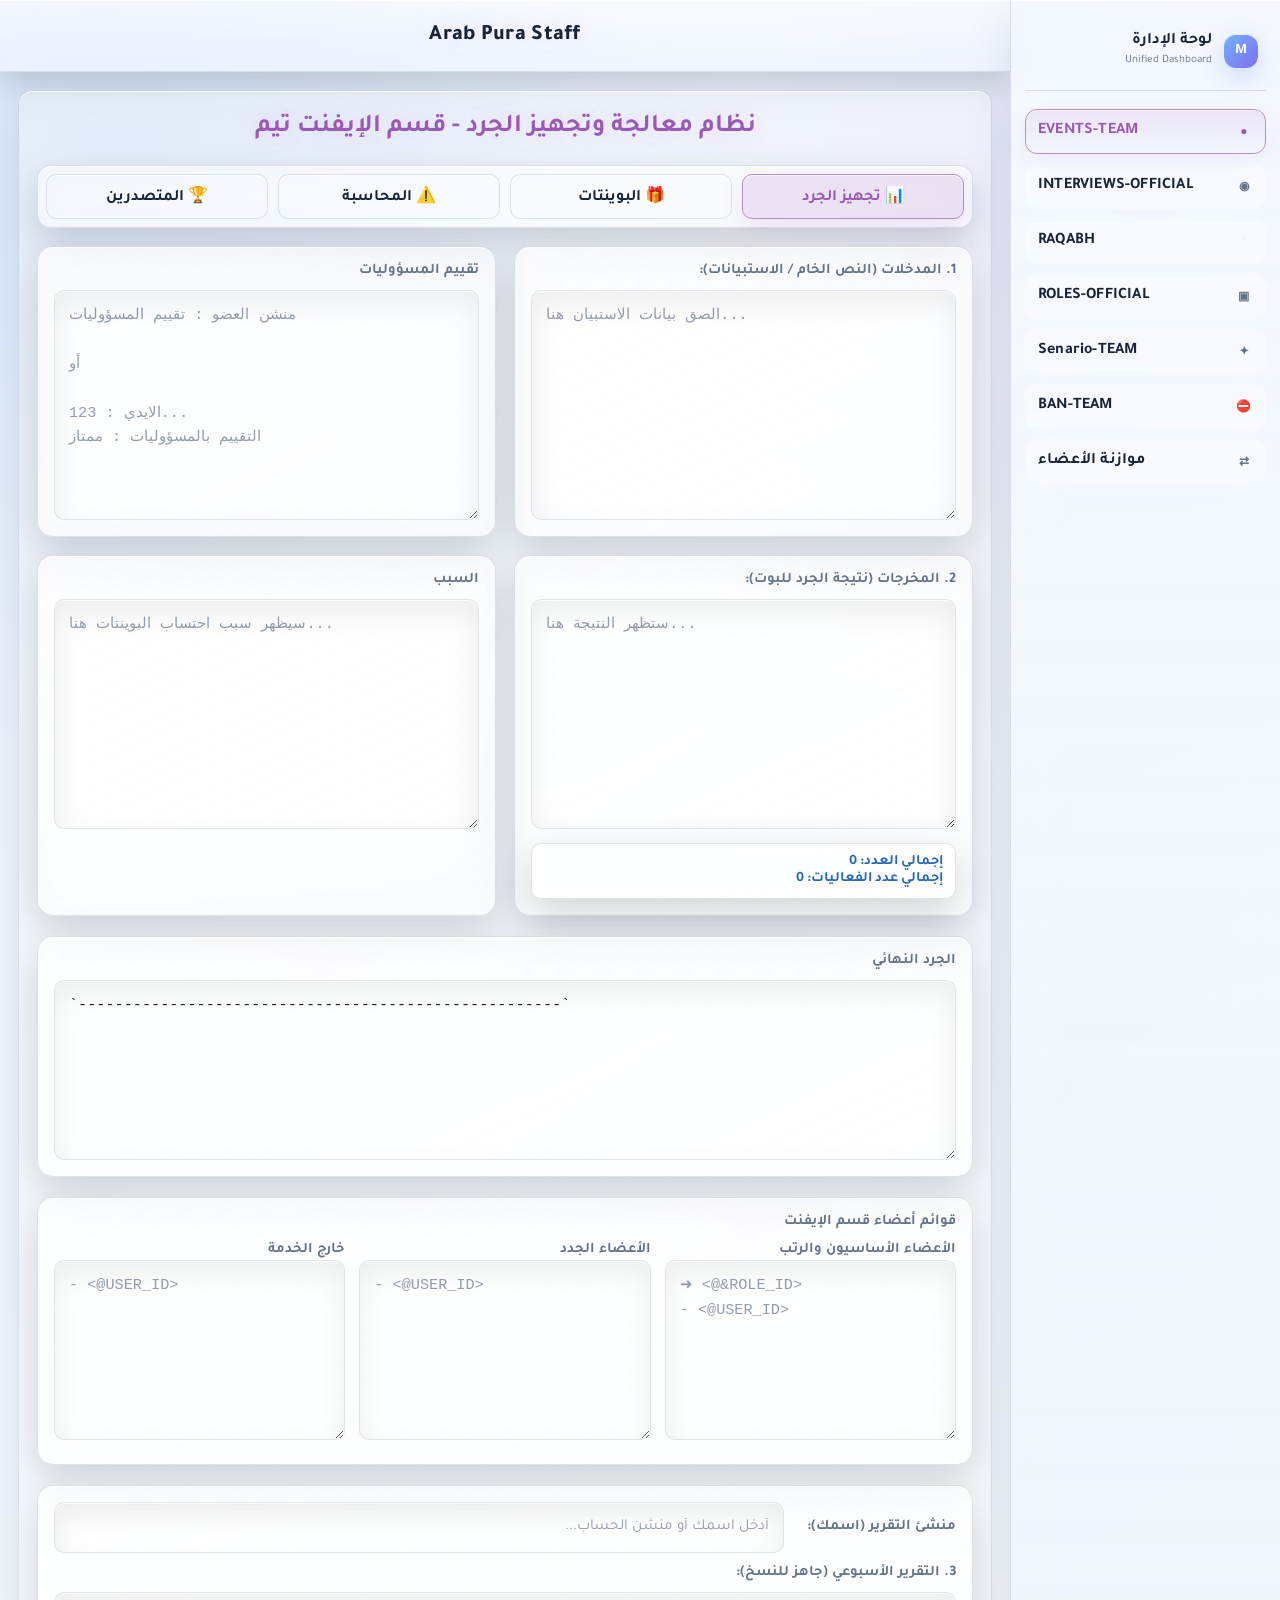
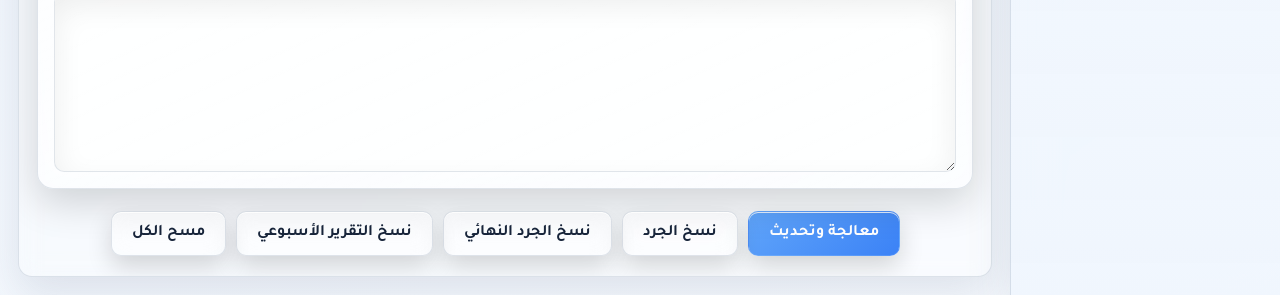
<file: index.html>
<!DOCTYPE html>
<html lang="ar" dir="rtl">
  <head>
    <meta charset="UTF-8" />
    <meta name="viewport" content="width=device-width, initial-scale=1.0" />
    <title>لوحة الإدارة الموحدة</title>
    <link rel="preconnect" href="https://fonts.googleapis.com" />
    <link rel="preconnect" href="https://fonts.gstatic.com" crossorigin />
    <link href="https://fonts.googleapis.com/css2?family=Tajawal:wght@400;500;700;800&display=swap" rel="stylesheet" />
    <link rel="stylesheet" href="assets/css/theme.css" />
    <link rel="stylesheet" href="assets/css/dashboard.css" />
  </head>
  <body>
    <div class="app-shell">
      <aside class="sidebar" id="sidebar">
        <div class="brand">
          <div class="brand-mark">M</div>
          <div>
            <h2>لوحة الإدارة</h2>
            <small>Unified Dashboard</small>
          </div>
        </div>

        <nav class="menu" aria-label="القائمة الرئيسية">
          <button class="nav-item active" data-module="events">
            <span class="nav-icon">●</span>
            <span>EVENTS-TEAM</span>
          </button>

          <button class="nav-item" data-module="interviews">
            <span class="nav-icon">◉</span>
            <span>INTERVIEWS-OFFICIAL</span>
          </button>

          <button class="nav-item" data-module="raqabh">
            <span class="nav-icon">◌</span>
            <span>RAQABH</span>
          </button>

          <button class="nav-item" data-module="roles">
            <span class="nav-icon">▣</span>
            <span>ROLES-OFFICIAL</span>
          </button>

          <button class="nav-item" data-module="scenario">
            <span class="nav-icon">✦</span>
            <span>Senario-TEAM</span>
          </button>

          <button class="nav-item" data-module="ban">
            <span class="nav-icon">⛔</span>
            <span>BAN-TEAM</span>
          </button>

          <button class="nav-item" data-module="balance">
            <span class="nav-icon">⇄</span>
            <span>موازنة الأعضاء</span>
          </button>
        </nav>
      </aside>

      <main class="main-panel">
        <header class="topbar">
          <button class="mobile-menu-toggle" id="mobileMenuToggle" aria-label="فتح القائمة" aria-expanded="false">
            <span></span>
            <span></span>
            <span></span>
          </button>

          <div class="topbar-title">
            <h1>Arab Pura Staff</h1>
          </div>
        </header>

        <section class="content-panel">
          <div class="content-frame-wrap">
            <div id="moduleContent" class="module-content"></div>
          </div>
        </section>
      </main>
    </div>

    <div class="mobile-backdrop" id="mobileBackdrop"></div>

    <script src="shared/config.js"></script>
    <script src="shared/storage.js"></script>
    <script src="assets/js/app.js"></script>
  </body>
</html>
</file>
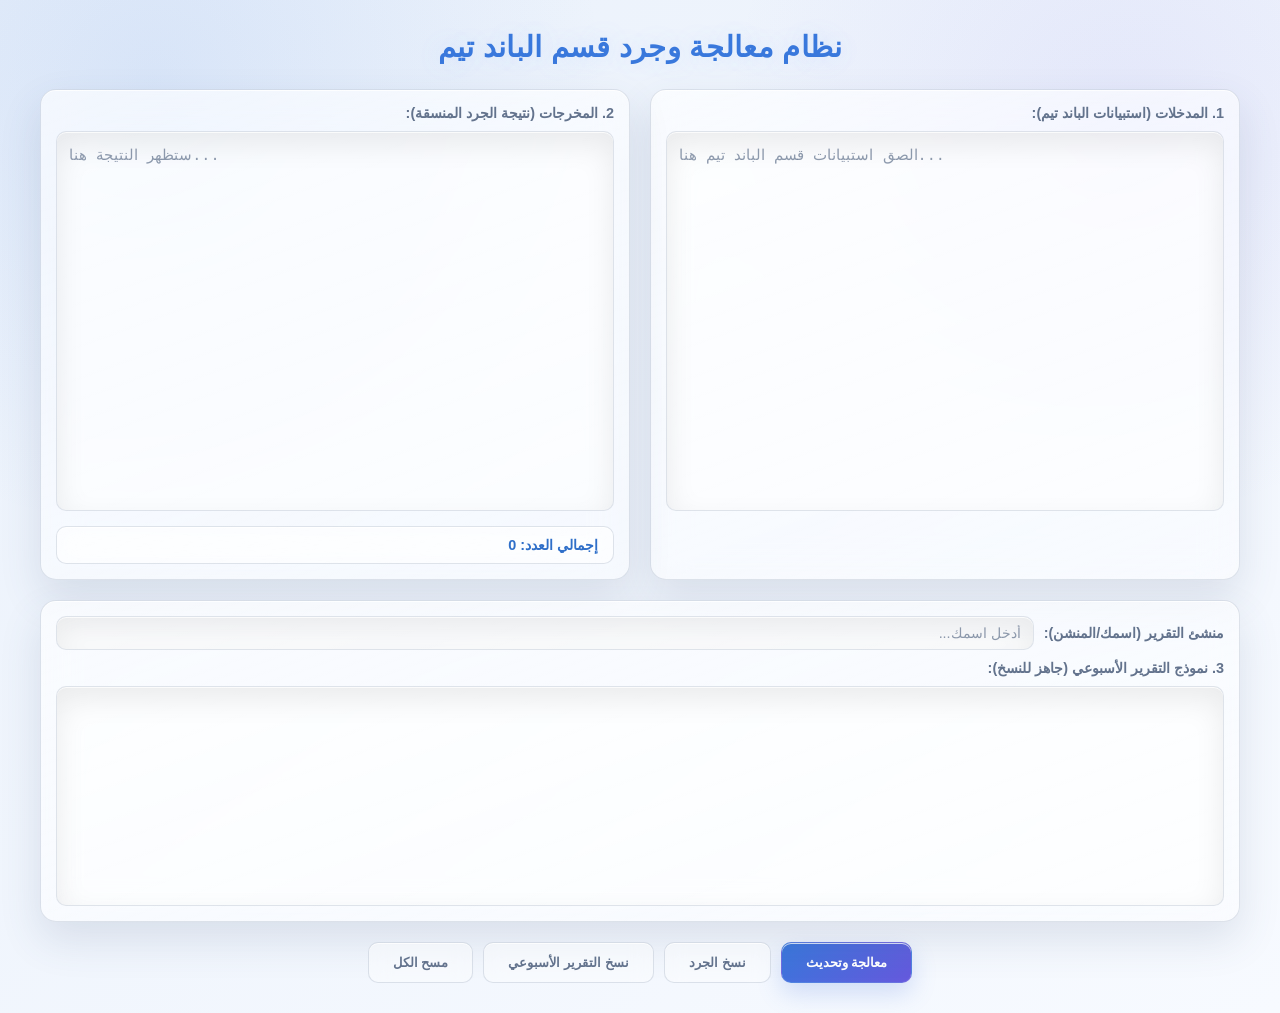
<file: باند تيم/index.html>
<!DOCTYPE html>
<html lang="ar" dir="rtl">
<head>
  <meta charset="UTF-8">
  <meta name="viewport" content="width=device-width, initial-scale=1.0">
  <title>نظام جرد تقارير قسم الباند تيم</title>
  <style>
    :root {
      --bg-dark: #0f172a;
      --card-bg: #1e293b;
      --accent: #3b82f6;
      --accent-hover: #2563eb;
      --text-main: #f8fafc;
      --text-sub: #94a3b8;
      --border: #334155;
    }

    * { box-sizing: border-box; margin: 0; padding: 0; }
    body {
      font-family: 'Segoe UI', Tahoma, Geneva, Verdana, sans-serif;
      background-color: var(--bg-dark);
      color: var(--text-main);
      padding: 30px 20px;
      min-height: 100vh;
    }

    .wrapper { max-width: 1200px; margin: 0 auto; }
    header { text-align: center; margin-bottom: 25px; }
    header h1 { font-size: 1.8rem; color: #60a5fa; margin-bottom: 8px; }

    .grid {
      display: grid;
      grid-template-columns: 1fr 1fr;
      gap: 20px;
    }
    @media (max-width: 768px) { .grid { grid-template-columns: 1fr; } }

    .box {
      background: var(--card-bg);
      border: 1px solid var(--border);
      border-radius: 12px;
      padding: 15px;
      display: flex;
      flex-direction: column;
    }
    .box label {
      font-size: 0.9rem;
      font-weight: bold;
      margin-bottom: 10px;
      color: var(--text-sub);
    }
    textarea {
      width: 100%;
      height: 380px;
      background: #0f172a;
      border: 1px solid var(--border);
      border-radius: 8px;
      padding: 12px;
      color: var(--text-main);
      font-family: 'Courier New', Courier, monospace;
      font-size: 0.95rem;
      line-height: 1.6;
      resize: none;
      outline: none;
      direction: ltr;
      text-align: left;
    }
    textarea:focus { border-color: var(--accent); }

    .full-width-box { margin-top: 20px; }
    .full-width-box textarea { height: 220px; }

    .input-author {
      margin-bottom: 10px;
      display: flex;
      align-items: center;
      gap: 10px;
    }
    .input-author input {
      background: #0f172a;
      border: 1px solid var(--border);
      border-radius: 6px;
      padding: 8px 12px;
      color: var(--text-main);
      outline: none;
      font-size: 0.9rem;
      flex: 1;
    }
    .input-author input:focus { border-color: var(--accent); }

    .stats-bar {
      margin-top: 15px;
      background: #0f172a;
      border: 1px solid var(--border);
      border-radius: 8px;
      padding: 10px 15px;
      font-size: 0.9rem;
      display: flex;
      flex-direction: column;
      gap: 5px;
    }
    .stats-count { color: #60a5fa; font-weight: bold; }
    .stats-duplicates { color: #f87171; font-weight: bold; }

    .actions {
      display: flex;
      gap: 10px;
      margin-top: 20px;
      justify-content: center;
      flex-wrap: wrap;
    }
    button.action-btn {
      background: var(--accent);
      color: white;
      border: none;
      padding: 12px 24px;
      border-radius: 8px;
      font-weight: bold;
      cursor: pointer;
    }
    button.secondary {
      background: transparent;
      border: 1px solid var(--border);
      color: var(--text-sub);
    }

    .toast {
      position: fixed;
      bottom: 20px;
      left: 50%;
      transform: translateX(-50%) translateY(100px);
      background: #10b981;
      color: white;
      padding: 10px 20px;
      border-radius: 6px;
      font-size: 0.9rem;
      opacity: 0;
      transition: all 0.3s ease;
    }
    .toast.show { transform: translateX(-50%) translateY(0); opacity: 1; }
  
    /* Glass visual skin — appearance only */
    :root {
      color-scheme: dark light;
      --glass-page: #08111f;
      --glass-page-2: #0d1930;
      --glass-surface: rgba(19, 31, 52, 0.72);
      --glass-surface-strong: rgba(12, 23, 41, 0.84);
      --glass-field: rgba(5, 14, 28, 0.72);
      --glass-border: rgba(168, 194, 234, 0.18);
      --glass-border-strong: rgba(122, 168, 255, 0.42);
      --glass-text: #edf5ff;
      --glass-muted: #a9b8cf;
      --glass-accent: #6ea8ff;
      --glass-accent-2: #8a7cff;
      --glass-shadow: 0 18px 50px rgba(0, 0, 0, 0.26);
      --glass-inner: inset 0 1px 0 rgba(255, 255, 255, 0.055);
    }

    body {
      font-family: "Segoe UI Variable", "Segoe UI", Tahoma, Arial, sans-serif;
      background-color: var(--glass-page);
      background-image:
        radial-gradient(circle at 12% 8%, rgba(110, 168, 255, 0.13), transparent 31%),
        radial-gradient(circle at 88% 12%, rgba(138, 124, 255, 0.11), transparent 28%),
        linear-gradient(145deg, var(--glass-page), var(--glass-page-2));
      color: var(--glass-text);
      -webkit-font-smoothing: antialiased;
      text-rendering: optimizeLegibility;
    }

    header h1 {
      color: var(--glass-accent);
      text-shadow: 0 0 26px rgba(110, 168, 255, 0.18);
      letter-spacing: 0.01em;
    }

    .box {
      background: linear-gradient(160deg, rgba(255, 255, 255, 0.075), rgba(255, 255, 255, 0.025));
      border-color: var(--glass-border);
      box-shadow: var(--glass-inner), var(--glass-shadow);
      backdrop-filter: blur(18px) saturate(125%);
      -webkit-backdrop-filter: blur(18px) saturate(125%);
      border-radius: 16px;
    }

    .box label {
      color: var(--glass-muted);
    }

    textarea,
    .input-author input {
      background: var(--glass-field);
      border-color: var(--glass-border);
      color: var(--glass-text);
      box-shadow: var(--glass-inner), inset 0 12px 30px rgba(0, 0, 0, 0.08);
      border-radius: 10px;
      transition: border-color 0.2s ease, box-shadow 0.2s ease, background-color 0.2s ease;
    }

    textarea::placeholder,
    .input-author input::placeholder {
      color: color-mix(in srgb, var(--glass-muted) 72%, transparent);
    }

    textarea:focus,
    .input-author input:focus {
      border-color: var(--glass-accent);
      box-shadow: 0 0 0 3px rgba(110, 168, 255, 0.12), var(--glass-inner);
      background: var(--glass-surface-strong);
    }

    .stats-bar {
      background: rgba(8, 18, 34, 0.58);
      border-color: var(--glass-border);
      box-shadow: var(--glass-inner);
      backdrop-filter: blur(12px);
      -webkit-backdrop-filter: blur(12px);
      border-radius: 10px;
    }

    .stats-count {
      color: #8fc2ff;
    }

    button.action-btn {
      background: linear-gradient(135deg, var(--glass-accent), var(--glass-accent-2));
      border: 1px solid rgba(255, 255, 255, 0.1);
      box-shadow: 0 10px 24px rgba(75, 118, 218, 0.22), var(--glass-inner);
      border-radius: 10px;
      transition: filter 0.2s ease, border-color 0.2s ease, box-shadow 0.2s ease;
    }

    button.action-btn:hover {
      filter: brightness(1.07);
      box-shadow: 0 12px 28px rgba(75, 118, 218, 0.28), var(--glass-inner);
    }

    button.secondary {
      background: rgba(255, 255, 255, 0.045);
      border-color: var(--glass-border);
      color: var(--glass-muted);
      box-shadow: var(--glass-inner);
      backdrop-filter: blur(10px);
      -webkit-backdrop-filter: blur(10px);
    }

    button.secondary:hover {
      border-color: var(--glass-border-strong);
      color: var(--glass-text);
      background: rgba(255, 255, 255, 0.075);
    }

    .toast {
      background: rgba(16, 185, 129, 0.84);
      border: 1px solid rgba(255, 255, 255, 0.13);
      box-shadow: 0 14px 34px rgba(0, 0, 0, 0.24);
      backdrop-filter: blur(14px);
      -webkit-backdrop-filter: blur(14px);
      border-radius: 10px;
    }

    ::selection {
      background: rgba(110, 168, 255, 0.3);
      color: var(--glass-text);
    }

    @media (prefers-color-scheme: light) {
      :root {
        --glass-page: #eaf1fb;
        --glass-page-2: #f7faff;
        --glass-surface: rgba(255, 255, 255, 0.58);
        --glass-surface-strong: rgba(255, 255, 255, 0.78);
        --glass-field: rgba(255, 255, 255, 0.56);
        --glass-border: rgba(65, 89, 126, 0.16);
        --glass-border-strong: rgba(58, 110, 205, 0.42);
        --glass-text: #17243a;
        --glass-muted: #63738d;
        --glass-accent: #3978dc;
        --glass-accent-2: #6659dd;
        --glass-shadow: 0 18px 42px rgba(65, 86, 120, 0.14);
        --glass-inner: inset 0 1px 0 rgba(255, 255, 255, 0.78);
      }

      body {
        background-image:
          radial-gradient(circle at 12% 8%, rgba(57, 120, 220, 0.11), transparent 31%),
          radial-gradient(circle at 88% 12%, rgba(102, 89, 221, 0.09), transparent 28%),
          linear-gradient(145deg, var(--glass-page), var(--glass-page-2));
      }

      .box {
        background: linear-gradient(160deg, rgba(255, 255, 255, 0.68), rgba(255, 255, 255, 0.42));
      }

      .stats-bar {
        background: rgba(255, 255, 255, 0.5);
      }

      .stats-count {
        color: #2f6fc9;
      }

      button.secondary {
        background: rgba(255, 255, 255, 0.42);
      }
    }

    @media (prefers-reduced-motion: reduce) {
      textarea,
      .input-author input,
      button.action-btn,
      button.secondary {
        transition: none;
      }
    }

  </style>
</head>
<body>

  <div class="wrapper">
    <header>
      <h1>نظام معالجة وجرد قسم الباند تيم</h1>
    </header>

    <div class="grid">
      <div class="box">
        <label>1. المدخلات (استبيانات الباند تيم):</label>
        <textarea id="inputData" placeholder="الصق استبيانات قسم الباند تيم هنا..."></textarea>
      </div>
      <div class="box">
        <label>2. المخرجات (نتيجة الجرد المنسقة):</label>
        <textarea id="outputData" placeholder="ستظهر النتيجة هنا..." readonly></textarea>
        <div class="stats-bar">
          <div id="totalCount" class="stats-count">إجمالي العدد: 0</div>
          <div id="duplicateAlert" class="stats-duplicates" style="display: none;"></div>
        </div>
      </div>
    </div>

    <div class="box full-width-box">
      <div class="input-author">
        <label style="margin: 0; min-width: 140px;">منشئ التقرير (اسمك/المنشن):</label>
        <input type="text" id="authorName" placeholder="أدخل اسمك..." oninput="processData()">
      </div>
      <label>3. نموذج التقرير الأسبوعي (جاهز للنسخ):</label>
      <textarea id="reportData" readonly></textarea>
    </div>

    <div class="actions">
      <button class="action-btn" onclick="processData()">معالجة وتحديث</button>
      <button class="action-btn secondary" onclick="copyResult('outputData')">نسخ الجرد</button>
      <button class="action-btn secondary" onclick="copyResult('reportData')">نسخ التقرير الأسبوعي</button>
      <button class="action-btn secondary" onclick="clearAll()">مسح الكل</button>
    </div>
  </div>

  <div id="toast" class="toast">تم النسخ بنجاح!</div>

  <script>
    // إعدادات ثابتة لهذا الموقع
    const OUT_OF_SERVICE_ROLE_ID = "1247180712038371369";
    const OUT_OF_SERVICE_ROLE_MENTION = "<@&1247180712038371369>\u00A0";
    const BAN_OUT_ROLE = OUT_OF_SERVICE_ROLE_MENTION;

    function removeFancyFont(text) {
      if (!text) return '';
      let str = text.normalize('NFKD');
      let clean = '';
      for (let i = 0; i < str.length; i++) {
        let code = str.charCodeAt(i);
        if (code >= 0xD835) {
          let codePoint = str.codePointAt(i);
          if (codePoint >= 0x1D400 && codePoint <= 0x1D419) clean += String.fromCharCode(65 + (codePoint - 0x1D400));
          else if (codePoint >= 0x1D41A && codePoint <= 0x1D433) clean += String.fromCharCode(97 + (codePoint - 0x1D41A));
          else if (codePoint >= 0x1D434 && codePoint <= 0x1D44D) clean += String.fromCharCode(65 + (codePoint - 0x1D434));
          else if (codePoint >= 0x1D44E && codePoint <= 0x1D467) clean += String.fromCharCode(97 + (codePoint - 0x1D44E));
          else if (codePoint >= 0x1D468 && codePoint <= 0x1D481) clean += String.fromCharCode(65 + (codePoint - 0x1D468));
          else if (codePoint >= 0x1D482 && codePoint <= 0x1D49B) clean += String.fromCharCode(97 + (codePoint - 0x1D482));
          else if (codePoint >= 0x1D5D4 && codePoint <= 0x1D5ED) clean += String.fromCharCode(65 + (codePoint - 0x1D5D4));
          else if (codePoint >= 0x1D5EE && codePoint <= 0x1D607) clean += String.fromCharCode(97 + (codePoint - 0x1D5EE));
          else if (codePoint >= 0x1D608 && codePoint <= 0x1D621) clean += String.fromCharCode(65 + (codePoint - 0x1D608));
          else if (codePoint >= 0x1D622 && codePoint <= 0x1D63B) clean += String.fromCharCode(97 + (codePoint - 0x1D622));
          else if (codePoint >= 0x1D63C && codePoint <= 0x1D655) clean += String.fromCharCode(65 + (codePoint - 0x1D63C));
          else if (codePoint >= 0x1D656 && codePoint <= 0x1D66F) clean += String.fromCharCode(97 + (codePoint - 0x1D656));
          i++;
        } else {
          clean += str[i];
        }
      }
      return clean.replace(/[\u0300-\u036f]/g, '').trim();
    }

    function cleanAndStandardizeRank(rawRank) {
      if (!rawRank) return '';
      let clean = removeFancyFont(rawRank).trim();
      if (!clean) return '';

      const standardRanks = [
        "Super Admin", "Head Admin", "Big Boss", "Co Founder", "Founder",
        "Supervisor", "Controller", "Hand of the king", "Pre Master", "Master",
        "Advisor", "Operator", "Marshal", "Manager", "Director", "Executive",
        "President", "Commander", "Mythical", "Colonel", "Boss", "CEO",
        "Consultant", "Admin", "Mod"
      ];

      const lowerClean = clean.toLowerCase();
      let bestMatch = '';

      for (let rank of standardRanks) {
        const rankLower = rank.toLowerCase();
        if (lowerClean.includes(rankLower) && rankLower.length > bestMatch.length) {
          bestMatch = rank;
        }
      }

      return bestMatch || clean;
    }

    function formatUserMention(rawInput) {
      if (!rawInput) return '';
      const digitMatch = rawInput.match(/\d{17,20}/);
      if (digitMatch) return `<@${digitMatch[0]}>`;
      let clean = rawInput.replace(/[\u200B-\u200D\uFEFF\u200F]/g, '').replace(/@+/g, '').trim();
      return `<@${clean}>`;
    }

    function processData() {
      const input = document.getElementById('inputData').value;
      const totalCountElem = document.getElementById('totalCount');
      const duplicateAlertElem = document.getElementById('duplicateAlert');
      const authorName = document.getElementById('authorName').value.trim();

      if (!input.trim()) {
        document.getElementById('outputData').value = '';
        document.getElementById('reportData').value = '';
        totalCountElem.textContent = 'إجمالي العدد: 0';
        duplicateAlertElem.style.display = 'none';
        return;
      }

      const lineSeparator = '`-----------------------------------------------------`';
      let result = `${lineSeparator}\n`;
      let processedCount = 0;
      let idTracker = {};

      let countNew = 0;
      let countOut = 0;
      let countBad = 0;
      let countActive = 0;

      // التقسيم الصارم فقط عند كلمة "منشن الشخص"
      const entries = input.split(/(?=منشن الشخص\s*:)/g);

      entries.forEach((entry) => {
        if (!entry.trim() || !entry.includes('منشن الشخص')) return;

        let data = { userMention: '', rank: '', finalEval: '' };
        const lines = entry.split(/\r?\n/);

        lines.forEach(line => {
          if (!line.includes(':')) return;
          const parts = line.split(':');
          const key = parts[0].trim();
          const val = parts.slice(1).join(':').trim();

          // المطابقة الدقيقة للمفاتيح المطلوبة فقط
          if (key === 'منشن الشخص') {
            data.userMention = val;
          } else if (key === 'الرتبة ادارية' || key === 'الرتبة الادارية' || key.includes('الرتبة')) {
            data.rank = val;
          } else if (key === 'التقيم النهائي' || key === 'التقييم النهائي') {
            data.finalEval = val;
          }
        });

        if (data.userMention) {
          processedCount++;
          
          let rawKey = data.userMention.replace(/[^0-9]/g, '');
          if (rawKey && rawKey.length >= 17) idTracker[rawKey] = (idTracker[rawKey] || 0) + 1;

          const cleanRank = cleanAndStandardizeRank(data.rank);
          let finalRating = data.finalEval || 'سيء';
          const evalText = String(finalRating || '');
          const compactEval = evalText.replace(/\s+/g, '');
          const roleMentionInEval = evalText.match(/<@&\d{17,20}>/i)?.[0] || '';
          const isOutOfService = /خارج\s*الخدمة|خارج\s*خدمة/i.test(evalText)
            || compactEval.includes(String(OUT_OF_SERVICE_ROLE_ID))
            || compactEval.includes(OUT_OF_SERVICE_ROLE_MENTION.replace(/\s+/g, ''))
            || !!roleMentionInEval;

          if (isOutOfService) {
            countOut++;
            finalRating = roleMentionInEval || OUT_OF_SERVICE_ROLE_MENTION;
          } else if (finalRating.includes('جديد')) {
            countNew++;
          } else if (finalRating.includes('خارج خدمة') || finalRating.includes('خارج الخدمة') || finalRating.includes('إجازة')) {
            countOut++;
            finalRating = BAN_OUT_ROLE;
          } else if (finalRating.includes('سيء') || finalRating.includes('سئ')) {
            countBad++;
          } else if (['جيد جدا', 'ممتاز', 'ممتاز جدا'].some(r => finalRating.includes(r))) {
            countActive++;
          }

          let formattedMention = formatUserMention(data.userMention);
          result += `${formattedMention}\nالتقييم : ${finalRating}\nالرتبة الادارية : ${cleanRank}\n${lineSeparator}\n`;
        }
      });

      document.getElementById('outputData').value = result;
      totalCountElem.textContent = `إجمالي العدد: ${processedCount}`;

      const weeklyReport = `** كم العدد حالي بالقسم: ${processedCount}\n\n` +
        `كم عدد ماخذين اجازة : ${countOut} ( ${countNew}جديد)\n\n` +
        `عدد غير متفاعلين : ${countBad}\n\n` +
        `عدد المتفاعلين بالقسم : ${countActive}\n` +
        `هل يوجد ملاحظة بالقسم او حاب تطور شي من جميع نواحي : لايوجد يعطيكم العافية   \n\n` +
        `تم انشاء التقرير من قبل : ( ${authorName} ) **`;

      document.getElementById('reportData').value = weeklyReport;

      let duplicates = Object.keys(idTracker).filter(key => idTracker[key] > 1);
      if (duplicates.length > 0) {
        duplicateAlertElem.style.display = 'block';
        duplicateAlertElem.innerHTML = `⚠️ تنبيه: يوجد IDs مكررة: <br>${duplicates.map(d => `- ${d} (تكرر ${idTracker[d]} مرات)`).join('<br>')}`;
      } else {
        duplicateAlertElem.style.display = 'none';
      }
    }

    function copyResult(elementId) {
      const output = document.getElementById(elementId);
      if (!output.value) return;
      output.select();
      navigator.clipboard.writeText(output.value);
      showToast();
    }

    function clearAll() {
      document.getElementById('inputData').value = '';
      document.getElementById('outputData').value = '';
      document.getElementById('reportData').value = '';
      document.getElementById('authorName').value = '';
      document.getElementById('totalCount').textContent = 'إجمالي العدد: 0';
      document.getElementById('duplicateAlert').style.display = 'none';
    }

    function showToast() {
      const toast = document.getElementById('toast');
      toast.classList.add('show');
      setTimeout(() => toast.classList.remove('show'), 2000);
    }

    document.getElementById('inputData').addEventListener('input', processData);
  </script>
</body>
</html>
</file>
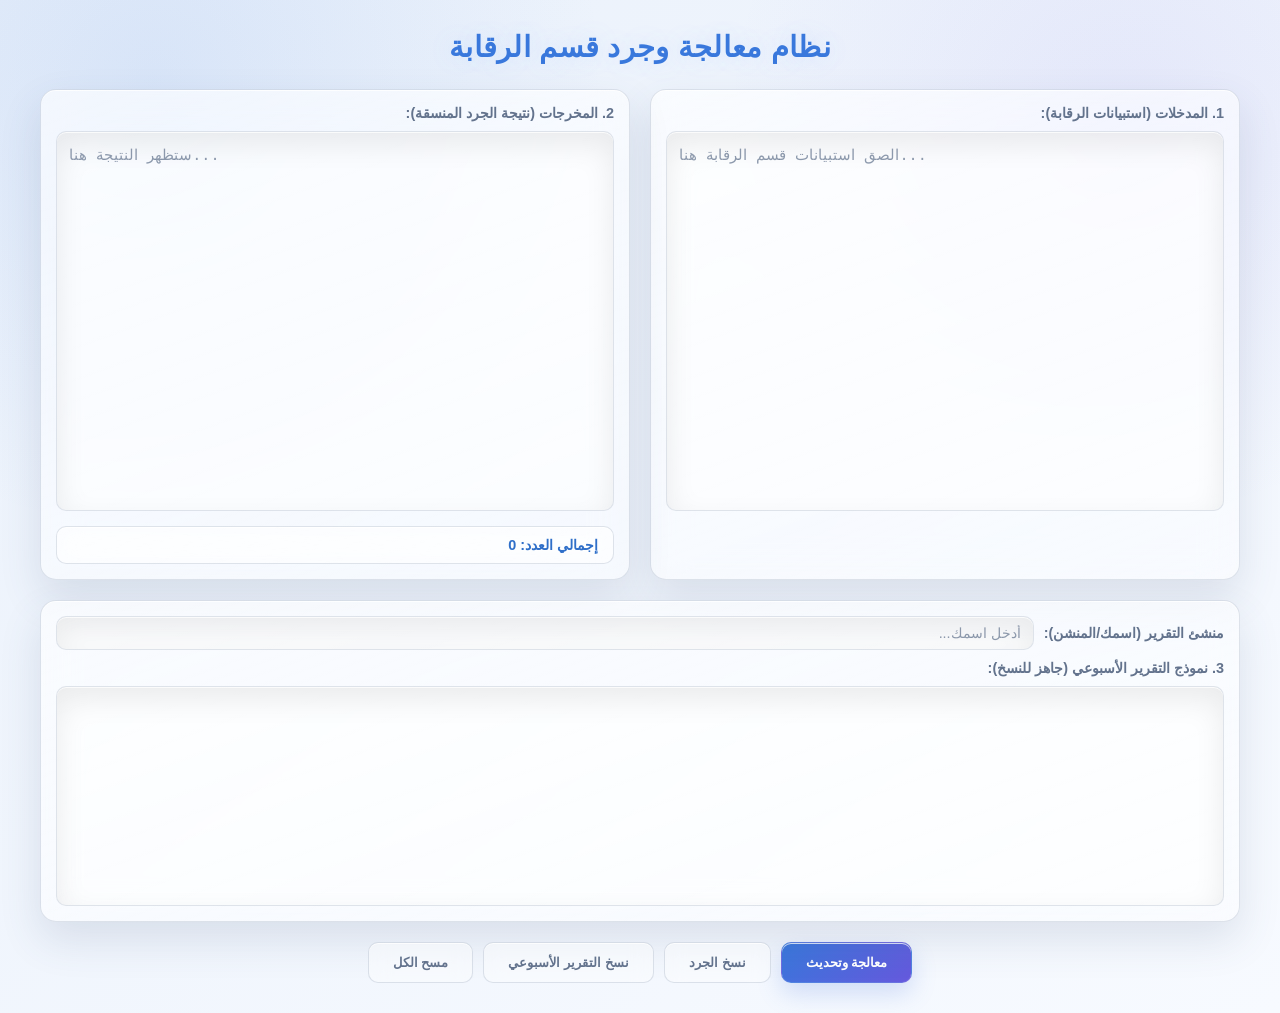
<file: رقابة/index.html>
<!DOCTYPE html>
<html lang="ar" dir="rtl">
<head>
  <meta charset="UTF-8">
  <meta name="viewport" content="width=device-width, initial-scale=1.0">
  <title>نظام جرد تقارير قسم الرقابة</title>
  <style>
    :root {
      --bg-dark: #0f172a;
      --card-bg: #1e293b;
      --accent: #3b82f6;
      --accent-hover: #2563eb;
      --text-main: #f8fafc;
      --text-sub: #94a3b8;
      --border: #334155;
    }

    * { box-sizing: border-box; margin: 0; padding: 0; }
    body {
      font-family: 'Segoe UI', Tahoma, Geneva, Verdana, sans-serif;
      background-color: var(--bg-dark);
      color: var(--text-main);
      padding: 30px 20px;
      min-height: 100vh;
    }

    .wrapper { max-width: 1200px; margin: 0 auto; }
    header { text-align: center; margin-bottom: 25px; }
    header h1 { font-size: 1.8rem; color: #60a5fa; margin-bottom: 8px; }

    .grid {
      display: grid;
      grid-template-columns: 1fr 1fr;
      gap: 20px;
    }
    @media (max-width: 768px) { .grid { grid-template-columns: 1fr; } }

    .box {
      background: var(--card-bg);
      border: 1px solid var(--border);
      border-radius: 12px;
      padding: 15px;
      display: flex;
      flex-direction: column;
    }
    .box label {
      font-size: 0.9rem;
      font-weight: bold;
      margin-bottom: 10px;
      color: var(--text-sub);
    }
    textarea {
      width: 100%;
      height: 380px;
      background: #0f172a;
      border: 1px solid var(--border);
      border-radius: 8px;
      padding: 12px;
      color: var(--text-main);
      font-family: 'Courier New', Courier, monospace;
      font-size: 0.95rem;
      line-height: 1.6;
      resize: none;
      outline: none;
      direction: ltr;
      text-align: left;
    }
    textarea:focus { border-color: var(--accent); }

    .full-width-box { margin-top: 20px; }
    .full-width-box textarea { height: 220px; }

    .input-author {
      margin-bottom: 10px;
      display: flex;
      align-items: center;
      gap: 10px;
    }
    .input-author input {
      background: #0f172a;
      border: 1px solid var(--border);
      border-radius: 6px;
      padding: 8px 12px;
      color: var(--text-main);
      outline: none;
      font-size: 0.9rem;
      flex: 1;
    }
    .input-author input:focus { border-color: var(--accent); }

    .stats-bar {
      margin-top: 15px;
      background: #0f172a;
      border: 1px solid var(--border);
      border-radius: 8px;
      padding: 10px 15px;
      font-size: 0.9rem;
      display: flex;
      flex-direction: column;
      gap: 5px;
    }
    .stats-count { color: #60a5fa; font-weight: bold; }
    .stats-duplicates { color: #f87171; font-weight: bold; }

    .actions {
      display: flex;
      gap: 10px;
      margin-top: 20px;
      justify-content: center;
      flex-wrap: wrap;
    }
    button.action-btn {
      background: var(--accent);
      color: white;
      border: none;
      padding: 12px 24px;
      border-radius: 8px;
      font-weight: bold;
      cursor: pointer;
    }
    button.secondary {
      background: transparent;
      border: 1px solid var(--border);
      color: var(--text-sub);
    }

    .toast {
      position: fixed;
      bottom: 20px;
      left: 50%;
      transform: translateX(-50%) translateY(100px);
      background: #10b981;
      color: white;
      padding: 10px 20px;
      border-radius: 6px;
      font-size: 0.9rem;
      opacity: 0;
      transition: all 0.3s ease;
    }
    .toast.show { transform: translateX(-50%) translateY(0); opacity: 1; }
  
    /* Glass visual skin — appearance only */
    :root {
      color-scheme: dark light;
      --glass-page: #08111f;
      --glass-page-2: #0d1930;
      --glass-surface: rgba(19, 31, 52, 0.72);
      --glass-surface-strong: rgba(12, 23, 41, 0.84);
      --glass-field: rgba(5, 14, 28, 0.72);
      --glass-border: rgba(168, 194, 234, 0.18);
      --glass-border-strong: rgba(122, 168, 255, 0.42);
      --glass-text: #edf5ff;
      --glass-muted: #a9b8cf;
      --glass-accent: #6ea8ff;
      --glass-accent-2: #8a7cff;
      --glass-shadow: 0 18px 50px rgba(0, 0, 0, 0.26);
      --glass-inner: inset 0 1px 0 rgba(255, 255, 255, 0.055);
    }

    body {
      font-family: "Segoe UI Variable", "Segoe UI", Tahoma, Arial, sans-serif;
      background-color: var(--glass-page);
      background-image:
        radial-gradient(circle at 12% 8%, rgba(110, 168, 255, 0.13), transparent 31%),
        radial-gradient(circle at 88% 12%, rgba(138, 124, 255, 0.11), transparent 28%),
        linear-gradient(145deg, var(--glass-page), var(--glass-page-2));
      color: var(--glass-text);
      -webkit-font-smoothing: antialiased;
      text-rendering: optimizeLegibility;
    }

    header h1 {
      color: var(--glass-accent);
      text-shadow: 0 0 26px rgba(110, 168, 255, 0.18);
      letter-spacing: 0.01em;
    }

    .box {
      background: linear-gradient(160deg, rgba(255, 255, 255, 0.075), rgba(255, 255, 255, 0.025));
      border-color: var(--glass-border);
      box-shadow: var(--glass-inner), var(--glass-shadow);
      backdrop-filter: blur(18px) saturate(125%);
      -webkit-backdrop-filter: blur(18px) saturate(125%);
      border-radius: 16px;
    }

    .box label {
      color: var(--glass-muted);
    }

    textarea,
    .input-author input {
      background: var(--glass-field);
      border-color: var(--glass-border);
      color: var(--glass-text);
      box-shadow: var(--glass-inner), inset 0 12px 30px rgba(0, 0, 0, 0.08);
      border-radius: 10px;
      transition: border-color 0.2s ease, box-shadow 0.2s ease, background-color 0.2s ease;
    }

    textarea::placeholder,
    .input-author input::placeholder {
      color: color-mix(in srgb, var(--glass-muted) 72%, transparent);
    }

    textarea:focus,
    .input-author input:focus {
      border-color: var(--glass-accent);
      box-shadow: 0 0 0 3px rgba(110, 168, 255, 0.12), var(--glass-inner);
      background: var(--glass-surface-strong);
    }

    .stats-bar {
      background: rgba(8, 18, 34, 0.58);
      border-color: var(--glass-border);
      box-shadow: var(--glass-inner);
      backdrop-filter: blur(12px);
      -webkit-backdrop-filter: blur(12px);
      border-radius: 10px;
    }

    .stats-count {
      color: #8fc2ff;
    }

    button.action-btn {
      background: linear-gradient(135deg, var(--glass-accent), var(--glass-accent-2));
      border: 1px solid rgba(255, 255, 255, 0.1);
      box-shadow: 0 10px 24px rgba(75, 118, 218, 0.22), var(--glass-inner);
      border-radius: 10px;
      transition: filter 0.2s ease, border-color 0.2s ease, box-shadow 0.2s ease;
    }

    button.action-btn:hover {
      filter: brightness(1.07);
      box-shadow: 0 12px 28px rgba(75, 118, 218, 0.28), var(--glass-inner);
    }

    button.secondary {
      background: rgba(255, 255, 255, 0.045);
      border-color: var(--glass-border);
      color: var(--glass-muted);
      box-shadow: var(--glass-inner);
      backdrop-filter: blur(10px);
      -webkit-backdrop-filter: blur(10px);
    }

    button.secondary:hover {
      border-color: var(--glass-border-strong);
      color: var(--glass-text);
      background: rgba(255, 255, 255, 0.075);
    }

    .toast {
      background: rgba(16, 185, 129, 0.84);
      border: 1px solid rgba(255, 255, 255, 0.13);
      box-shadow: 0 14px 34px rgba(0, 0, 0, 0.24);
      backdrop-filter: blur(14px);
      -webkit-backdrop-filter: blur(14px);
      border-radius: 10px;
    }

    ::selection {
      background: rgba(110, 168, 255, 0.3);
      color: var(--glass-text);
    }

    @media (prefers-color-scheme: light) {
      :root {
        --glass-page: #eaf1fb;
        --glass-page-2: #f7faff;
        --glass-surface: rgba(255, 255, 255, 0.58);
        --glass-surface-strong: rgba(255, 255, 255, 0.78);
        --glass-field: rgba(255, 255, 255, 0.56);
        --glass-border: rgba(65, 89, 126, 0.16);
        --glass-border-strong: rgba(58, 110, 205, 0.42);
        --glass-text: #17243a;
        --glass-muted: #63738d;
        --glass-accent: #3978dc;
        --glass-accent-2: #6659dd;
        --glass-shadow: 0 18px 42px rgba(65, 86, 120, 0.14);
        --glass-inner: inset 0 1px 0 rgba(255, 255, 255, 0.78);
      }

      body {
        background-image:
          radial-gradient(circle at 12% 8%, rgba(57, 120, 220, 0.11), transparent 31%),
          radial-gradient(circle at 88% 12%, rgba(102, 89, 221, 0.09), transparent 28%),
          linear-gradient(145deg, var(--glass-page), var(--glass-page-2));
      }

      .box {
        background: linear-gradient(160deg, rgba(255, 255, 255, 0.68), rgba(255, 255, 255, 0.42));
      }

      .stats-bar {
        background: rgba(255, 255, 255, 0.5);
      }

      .stats-count {
        color: #2f6fc9;
      }

      button.secondary {
        background: rgba(255, 255, 255, 0.42);
      }
    }

    @media (prefers-reduced-motion: reduce) {
      textarea,
      .input-author input,
      button.action-btn,
      button.secondary {
        transition: none;
      }
    }

  </style>
</head>
<body>

  <div class="wrapper">
    <header>
      <h1>نظام معالجة وجرد قسم الرقابة</h1>
    </header>

    <div class="grid">
      <div class="box">
        <label>1. المدخلات (استبيانات الرقابة):</label>
        <textarea id="inputData" placeholder="الصق استبيانات قسم الرقابة هنا..."></textarea>
      </div>
      <div class="box">
        <label>2. المخرجات (نتيجة الجرد المنسقة):</label>
        <textarea id="outputData" placeholder="ستظهر النتيجة هنا..." readonly></textarea>
        <div class="stats-bar">
          <div id="totalCount" class="stats-count">إجمالي العدد: 0</div>
          <div id="duplicateAlert" class="stats-duplicates" style="display: none;"></div>
        </div>
      </div>
    </div>

    <div class="box full-width-box">
      <div class="input-author">
        <label style="margin: 0; min-width: 140px;">منشئ التقرير (اسمك/المنشن):</label>
        <input type="text" id="authorName" placeholder="أدخل اسمك..." oninput="processData()">
      </div>
      <label>3. نموذج التقرير الأسبوعي (جاهز للنسخ):</label>
      <textarea id="reportData" readonly></textarea>
    </div>

    <div class="actions">
      <button class="action-btn" onclick="processData()">معالجة وتحديث</button>
      <button class="action-btn secondary" onclick="copyResult('outputData')">نسخ الجرد</button>
      <button class="action-btn secondary" onclick="copyResult('reportData')">نسخ التقرير الأسبوعي</button>
      <button class="action-btn secondary" onclick="clearAll()">مسح الكل</button>
    </div>
  </div>

  <div id="toast" class="toast">تم النسخ بنجاح!</div>

  <script>
    // رول خارج الخدمة لقسم الرقابة
    const SUPERVISION_OUT_ROLE = "<@&1135000856119496893>";

    function removeFancyFont(text) {
      if (!text) return '';
      let str = text.normalize('NFKD');
      let clean = '';
      for (let i = 0; i < str.length; i++) {
        let code = str.charCodeAt(i);
        if (code >= 0xD835) {
          let codePoint = str.codePointAt(i);
          if (codePoint >= 0x1D400 && codePoint <= 0x1D419) clean += String.fromCharCode(65 + (codePoint - 0x1D400));
          else if (codePoint >= 0x1D41A && codePoint <= 0x1D433) clean += String.fromCharCode(97 + (codePoint - 0x1D41A));
          else if (codePoint >= 0x1D434 && codePoint <= 0x1D44D) clean += String.fromCharCode(65 + (codePoint - 0x1D434));
          else if (codePoint >= 0x1D44E && codePoint <= 0x1D467) clean += String.fromCharCode(97 + (codePoint - 0x1D44E));
          else if (codePoint >= 0x1D468 && codePoint <= 0x1D481) clean += String.fromCharCode(65 + (codePoint - 0x1D468));
          else if (codePoint >= 0x1D482 && codePoint <= 0x1D49B) clean += String.fromCharCode(97 + (codePoint - 0x1D482));
          else if (codePoint >= 0x1D5D4 && codePoint <= 0x1D5ED) clean += String.fromCharCode(65 + (codePoint - 0x1D5D4));
          else if (codePoint >= 0x1D5EE && codePoint <= 0x1D607) clean += String.fromCharCode(97 + (codePoint - 0x1D5EE));
          else if (codePoint >= 0x1D608 && codePoint <= 0x1D621) clean += String.fromCharCode(65 + (codePoint - 0x1D608));
          else if (codePoint >= 0x1D622 && codePoint <= 0x1D63B) clean += String.fromCharCode(97 + (codePoint - 0x1D622));
          else if (codePoint >= 0x1D63C && codePoint <= 0x1D655) clean += String.fromCharCode(65 + (codePoint - 0x1D63C));
          else if (codePoint >= 0x1D656 && codePoint <= 0x1D66F) clean += String.fromCharCode(97 + (codePoint - 0x1D656));
          i++;
        } else {
          clean += str[i];
        }
      }
      return clean.replace(/[\u0300-\u036f]/g, '').trim();
    }

    function cleanAndStandardizeRank(rawRank) {
      if (!rawRank) return '';
      let clean = removeFancyFont(rawRank);
      const standardRanks = [
        "Trusted", "Supervisor", "Mod", "Admin", "Super Admin", "Head Admin",
        "Controller", "Hand of the king", "Pre Master", "Master", "Advisor",
        "Operator", "Marshal", "Manager", "Director", "Executive",
        "President", "Commander", "Mythical", "Colonel", "Boss",
        "Big Boss", "CEO", "Co Founder", "Founder", "Consultant"
      ];
      const lowerClean = clean.toLowerCase();
      for (let rank of standardRanks) {
        if (lowerClean.includes(rank.toLowerCase())) return rank;
      }
      return clean;
    }

    function formatUserMention(rawInput) {
      if (!rawInput) return '';
      const digitMatch = rawInput.match(/\d{17,20}/);
      if (digitMatch) return `<@${digitMatch[0]}>`;
      let clean = rawInput.replace(/[\u200B-\u200D\uFEFF\u200F]/g, '').trim();
      if (!clean.startsWith('@')) {
        clean = '@' + clean;
      }
      return clean;
    }

    function processData() {
      const input = document.getElementById('inputData').value;
      const totalCountElem = document.getElementById('totalCount');
      const duplicateAlertElem = document.getElementById('duplicateAlert');
      const authorName = document.getElementById('authorName').value.trim();

      if (!input.trim()) {
        document.getElementById('outputData').value = '';
        document.getElementById('reportData').value = '';
        totalCountElem.textContent = 'إجمالي العدد: 0';
        duplicateAlertElem.style.display = 'none';
        return;
      }

      const lineSeparator = '`-----------------------------------------------------`';
      let result = `${lineSeparator}\n`;
      let processedCount = 0;
      let userTracker = {};

      let countNew = 0;
      let countOut = 0;
      let countBad = 0;
      let countActive = 0;

      // التقسيم الصارم عند كلمة "منشن الشخص"
      const entries = input.split(/(?=منشن الشخص\s*:)/g);

      entries.forEach((entry) => {
        if (!entry.trim() || !entry.includes('منشن الشخص')) return;

        let data = { userMention: '', rank: '', finalEval: '' };
        const lines = entry.split(/\r?\n/);

        lines.forEach(line => {
          if (!line.includes(':')) return;
          const parts = line.split(':');
          const key = parts[0].trim();
          const val = parts.slice(1).join(':').trim();

          if (key === 'منشن الشخص') {
            data.userMention = val;
          } else if (key === 'الرتبة الادارية' || key === 'الرتبة  الادارية' || key.includes('الرتبة')) {
            data.rank = val;
          } else if (key === 'التقيم النهائي' || key === 'التقييم النهائي') {
            data.finalEval = val;
          }
        });

        if (data.userMention) {
          processedCount++;
          
          let formattedMention = formatUserMention(data.userMention);
          userTracker[formattedMention] = (userTracker[formattedMention] || 0) + 1;

          const cleanRank = cleanAndStandardizeRank(data.rank);
          let finalRating = data.finalEval || 'سيء';

          if (finalRating.includes('جديد')) {
            countNew++;
          } else if (finalRating.includes('خارج خدمة') || finalRating.includes('خارج الخدمة') || finalRating.includes('إجازة')) {
            countOut++;
            finalRating = SUPERVISION_OUT_ROLE;
          } else if (finalRating.includes('سيء') || finalRating.includes('سئ')) {
            countBad++;
          } else if (['جيد جدا', 'ممتاز', 'ممتاز جدا'].some(r => finalRating.includes(r))) {
            countActive++;
          }

          result += `${formattedMention}\nالتقييم : ${finalRating}\nالرتبة الادارية : ${cleanRank}\n${lineSeparator}\n`;
        }
      });

      document.getElementById('outputData').value = result;
      totalCountElem.textContent = `إجمالي العدد: ${processedCount}`;

      const weeklyReport = `** كم العدد حالي بالقسم: ${processedCount}\n\n` +
        `كم عدد ماخذين اجازة : ${countOut} ( ${countNew}جديد)\n\n` +
        `عدد غير متفاعلين : ${countBad}\n\n` +
        `عدد المتفاعلين بالقسم : ${countActive}\n` +
        `هل يوجد ملاحظة بالقسم او حاب تطور شي من جميع نواحي : لايوجد يعطيكم العافية   \n\n` +
        `تم انشاء التقرير من قبل : ( ${authorName} ) **`;

      document.getElementById('reportData').value = weeklyReport;

      let duplicates = Object.keys(userTracker).filter(key => userTracker[key] > 1);
      if (duplicates.length > 0) {
        duplicateAlertElem.style.display = 'block';
        duplicateAlertElem.innerHTML = `⚠️ تنبيه: يوجد أعضاء مكررين: <br>${duplicates.map(d => `- ${d} (تكرر ${userTracker[d]} مرات)`).join('<br>')}`;
      } else {
        duplicateAlertElem.style.display = 'none';
      }
    }

    function copyResult(elementId) {
      const output = document.getElementById(elementId);
      if (!output.value) return;
      output.select();
      navigator.clipboard.writeText(output.value);
      showToast();
    }

    function clearAll() {
      document.getElementById('inputData').value = '';
      document.getElementById('outputData').value = '';
      document.getElementById('reportData').value = '';
      document.getElementById('authorName').value = '';
      document.getElementById('totalCount').textContent = 'إجمالي العدد: 0';
      document.getElementById('duplicateAlert').style.display = 'none';
    }

    function showToast() {
      const toast = document.getElementById('toast');
      toast.classList.add('show');
      setTimeout(() => toast.classList.remove('show'), 2000);
    }

    document.getElementById('inputData').addEventListener('input', processData);
  </script>
</body>
</html>
</file>
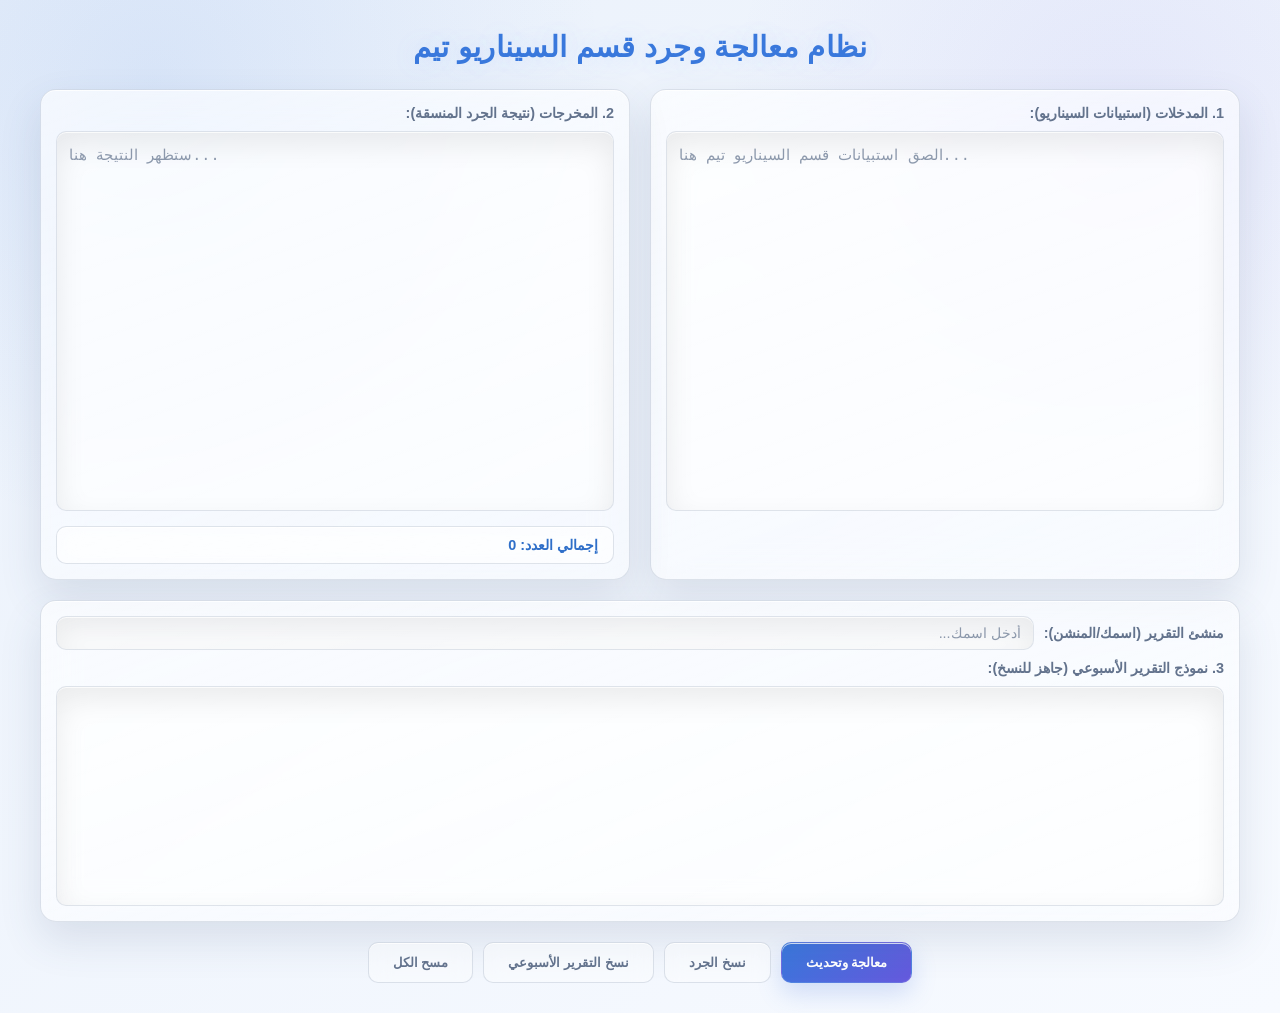
<file: سيناريو تيم/index.html>
<!DOCTYPE html>
<html lang="ar" dir="rtl">
<head>
  <meta charset="UTF-8">
  <meta name="viewport" content="width=device-width, initial-scale=1.0">
  <title>نظام جرد تقارير قسم السيناريو تيم</title>
  <style>
    :root {
      --bg-dark: #0f172a;
      --card-bg: #1e293b;
      --accent: #3b82f6;
      --accent-hover: #2563eb;
      --text-main: #f8fafc;
      --text-sub: #94a3b8;
      --border: #334155;
    }

    * { box-sizing: border-box; margin: 0; padding: 0; }
    body {
      font-family: 'Segoe UI', Tahoma, Geneva, Verdana, sans-serif;
      background-color: var(--bg-dark);
      color: var(--text-main);
      padding: 30px 20px;
      min-height: 100vh;
    }

    .wrapper { max-width: 1200px; margin: 0 auto; }
    header { text-align: center; margin-bottom: 25px; }
    header h1 { font-size: 1.8rem; color: #60a5fa; margin-bottom: 8px; }

    .grid {
      display: grid;
      grid-template-columns: 1fr 1fr;
      gap: 20px;
    }
    @media (max-width: 768px) { .grid { grid-template-columns: 1fr; } }

    .box {
      background: var(--card-bg);
      border: 1px solid var(--border);
      border-radius: 12px;
      padding: 15px;
      display: flex;
      flex-direction: column;
    }
    .box label {
      font-size: 0.9rem;
      font-weight: bold;
      margin-bottom: 10px;
      color: var(--text-sub);
    }
    textarea {
      width: 100%;
      height: 380px;
      background: #0f172a;
      border: 1px solid var(--border);
      border-radius: 8px;
      padding: 12px;
      color: var(--text-main);
      font-family: 'Courier New', Courier, monospace;
      font-size: 0.95rem;
      line-height: 1.6;
      resize: none;
      outline: none;
      direction: ltr;
      text-align: left;
    }
    textarea:focus { border-color: var(--accent); }

    .full-width-box { margin-top: 20px; }
    .full-width-box textarea { height: 220px; }

    .input-author {
      margin-bottom: 10px;
      display: flex;
      align-items: center;
      gap: 10px;
    }
    .input-author input {
      background: #0f172a;
      border: 1px solid var(--border);
      border-radius: 6px;
      padding: 8px 12px;
      color: var(--text-main);
      outline: none;
      font-size: 0.9rem;
      flex: 1;
    }
    .input-author input:focus { border-color: var(--accent); }

    .stats-bar {
      margin-top: 15px;
      background: #0f172a;
      border: 1px solid var(--border);
      border-radius: 8px;
      padding: 10px 15px;
      font-size: 0.9rem;
      display: flex;
      flex-direction: column;
      gap: 5px;
    }
    .stats-count { color: #60a5fa; font-weight: bold; }
    .stats-duplicates { color: #f87171; font-weight: bold; }

    .actions {
      display: flex;
      gap: 10px;
      margin-top: 20px;
      justify-content: center;
      flex-wrap: wrap;
    }
    button.action-btn {
      background: var(--accent);
      color: white;
      border: none;
      padding: 12px 24px;
      border-radius: 8px;
      font-weight: bold;
      cursor: pointer;
    }
    button.secondary {
      background: transparent;
      border: 1px solid var(--border);
      color: var(--text-sub);
    }

    .toast {
      position: fixed;
      bottom: 20px;
      left: 50%;
      transform: translateX(-50%) translateY(100px);
      background: #10b981;
      color: white;
      padding: 10px 20px;
      border-radius: 6px;
      font-size: 0.9rem;
      opacity: 0;
      transition: all 0.3s ease;
    }
    .toast.show { transform: translateX(-50%) translateY(0); opacity: 1; }
  
    /* Glass visual skin — appearance only */
    :root {
      color-scheme: dark light;
      --glass-page: #08111f;
      --glass-page-2: #0d1930;
      --glass-surface: rgba(19, 31, 52, 0.72);
      --glass-surface-strong: rgba(12, 23, 41, 0.84);
      --glass-field: rgba(5, 14, 28, 0.72);
      --glass-border: rgba(168, 194, 234, 0.18);
      --glass-border-strong: rgba(122, 168, 255, 0.42);
      --glass-text: #edf5ff;
      --glass-muted: #a9b8cf;
      --glass-accent: #6ea8ff;
      --glass-accent-2: #8a7cff;
      --glass-shadow: 0 18px 50px rgba(0, 0, 0, 0.26);
      --glass-inner: inset 0 1px 0 rgba(255, 255, 255, 0.055);
    }

    body {
      font-family: "Segoe UI Variable", "Segoe UI", Tahoma, Arial, sans-serif;
      background-color: var(--glass-page);
      background-image:
        radial-gradient(circle at 12% 8%, rgba(110, 168, 255, 0.13), transparent 31%),
        radial-gradient(circle at 88% 12%, rgba(138, 124, 255, 0.11), transparent 28%),
        linear-gradient(145deg, var(--glass-page), var(--glass-page-2));
      color: var(--glass-text);
      -webkit-font-smoothing: antialiased;
      text-rendering: optimizeLegibility;
    }

    header h1 {
      color: var(--glass-accent);
      text-shadow: 0 0 26px rgba(110, 168, 255, 0.18);
      letter-spacing: 0.01em;
    }

    .box {
      background: linear-gradient(160deg, rgba(255, 255, 255, 0.075), rgba(255, 255, 255, 0.025));
      border-color: var(--glass-border);
      box-shadow: var(--glass-inner), var(--glass-shadow);
      backdrop-filter: blur(18px) saturate(125%);
      -webkit-backdrop-filter: blur(18px) saturate(125%);
      border-radius: 16px;
    }

    .box label {
      color: var(--glass-muted);
    }

    textarea,
    .input-author input {
      background: var(--glass-field);
      border-color: var(--glass-border);
      color: var(--glass-text);
      box-shadow: var(--glass-inner), inset 0 12px 30px rgba(0, 0, 0, 0.08);
      border-radius: 10px;
      transition: border-color 0.2s ease, box-shadow 0.2s ease, background-color 0.2s ease;
    }

    textarea::placeholder,
    .input-author input::placeholder {
      color: color-mix(in srgb, var(--glass-muted) 72%, transparent);
    }

    textarea:focus,
    .input-author input:focus {
      border-color: var(--glass-accent);
      box-shadow: 0 0 0 3px rgba(110, 168, 255, 0.12), var(--glass-inner);
      background: var(--glass-surface-strong);
    }

    .stats-bar {
      background: rgba(8, 18, 34, 0.58);
      border-color: var(--glass-border);
      box-shadow: var(--glass-inner);
      backdrop-filter: blur(12px);
      -webkit-backdrop-filter: blur(12px);
      border-radius: 10px;
    }

    .stats-count {
      color: #8fc2ff;
    }

    button.action-btn {
      background: linear-gradient(135deg, var(--glass-accent), var(--glass-accent-2));
      border: 1px solid rgba(255, 255, 255, 0.1);
      box-shadow: 0 10px 24px rgba(75, 118, 218, 0.22), var(--glass-inner);
      border-radius: 10px;
      transition: filter 0.2s ease, border-color 0.2s ease, box-shadow 0.2s ease;
    }

    button.action-btn:hover {
      filter: brightness(1.07);
      box-shadow: 0 12px 28px rgba(75, 118, 218, 0.28), var(--glass-inner);
    }

    button.secondary {
      background: rgba(255, 255, 255, 0.045);
      border-color: var(--glass-border);
      color: var(--glass-muted);
      box-shadow: var(--glass-inner);
      backdrop-filter: blur(10px);
      -webkit-backdrop-filter: blur(10px);
    }

    button.secondary:hover {
      border-color: var(--glass-border-strong);
      color: var(--glass-text);
      background: rgba(255, 255, 255, 0.075);
    }

    .toast {
      background: rgba(16, 185, 129, 0.84);
      border: 1px solid rgba(255, 255, 255, 0.13);
      box-shadow: 0 14px 34px rgba(0, 0, 0, 0.24);
      backdrop-filter: blur(14px);
      -webkit-backdrop-filter: blur(14px);
      border-radius: 10px;
    }

    ::selection {
      background: rgba(110, 168, 255, 0.3);
      color: var(--glass-text);
    }

    @media (prefers-color-scheme: light) {
      :root {
        --glass-page: #eaf1fb;
        --glass-page-2: #f7faff;
        --glass-surface: rgba(255, 255, 255, 0.58);
        --glass-surface-strong: rgba(255, 255, 255, 0.78);
        --glass-field: rgba(255, 255, 255, 0.56);
        --glass-border: rgba(65, 89, 126, 0.16);
        --glass-border-strong: rgba(58, 110, 205, 0.42);
        --glass-text: #17243a;
        --glass-muted: #63738d;
        --glass-accent: #3978dc;
        --glass-accent-2: #6659dd;
        --glass-shadow: 0 18px 42px rgba(65, 86, 120, 0.14);
        --glass-inner: inset 0 1px 0 rgba(255, 255, 255, 0.78);
      }

      body {
        background-image:
          radial-gradient(circle at 12% 8%, rgba(57, 120, 220, 0.11), transparent 31%),
          radial-gradient(circle at 88% 12%, rgba(102, 89, 221, 0.09), transparent 28%),
          linear-gradient(145deg, var(--glass-page), var(--glass-page-2));
      }

      .box {
        background: linear-gradient(160deg, rgba(255, 255, 255, 0.68), rgba(255, 255, 255, 0.42));
      }

      .stats-bar {
        background: rgba(255, 255, 255, 0.5);
      }

      .stats-count {
        color: #2f6fc9;
      }

      button.secondary {
        background: rgba(255, 255, 255, 0.42);
      }
    }

    @media (prefers-reduced-motion: reduce) {
      textarea,
      .input-author input,
      button.action-btn,
      button.secondary {
        transition: none;
      }
    }

  </style>
</head>
<body>

  <div class="wrapper">
    <header>
      <h1>نظام معالجة وجرد قسم السيناريو تيم</h1>
    </header>

    <div class="grid">
      <div class="box">
        <label>1. المدخلات (استبيانات السيناريو):</label>
        <textarea id="inputData" placeholder="الصق استبيانات قسم السيناريو تيم هنا..."></textarea>
      </div>
      <div class="box">
        <label>2. المخرجات (نتيجة الجرد المنسقة):</label>
        <textarea id="outputData" placeholder="ستظهر النتيجة هنا..." readonly></textarea>
        <div class="stats-bar">
          <div id="totalCount" class="stats-count">إجمالي العدد: 0</div>
          <div id="duplicateAlert" class="stats-duplicates" style="display: none;"></div>
        </div>
      </div>
    </div>

    <div class="box full-width-box">
      <div class="input-author">
        <label style="margin: 0; min-width: 140px;">منشئ التقرير (اسمك/المنشن):</label>
        <input type="text" id="authorName" placeholder="أدخل اسمك..." oninput="processData()">
      </div>
      <label>3. نموذج التقرير الأسبوعي (جاهز للنسخ):</label>
      <textarea id="reportData" readonly></textarea>
    </div>

    <div class="actions">
      <button class="action-btn" onclick="processData()">معالجة وتحديث</button>
      <button class="action-btn secondary" onclick="copyResult('outputData')">نسخ الجرد</button>
      <button class="action-btn secondary" onclick="copyResult('reportData')">نسخ التقرير الأسبوعي</button>
      <button class="action-btn secondary" onclick="clearAll()">مسح الكل</button>
    </div>
  </div>

  <div id="toast" class="toast">تم النسخ بنجاح!</div>

  <script>
    const OUT_OF_SERVICE_ROLE_ID = "1480638365937434808";
    const OUT_OF_SERVICE_ROLE_MENTION = `<@&${OUT_OF_SERVICE_ROLE_ID}>`;

    function removeFancyFont(text) {
      if (!text) return '';
      let str = text.normalize('NFKD');
      let clean = '';
      for (let i = 0; i < str.length; i++) {
        let code = str.charCodeAt(i);
        if (code >= 0xD835) {
          let codePoint = str.codePointAt(i);
          if (codePoint >= 0x1D400 && codePoint <= 0x1D419) clean += String.fromCharCode(65 + (codePoint - 0x1D400));
          else if (codePoint >= 0x1D41A && codePoint <= 0x1D433) clean += String.fromCharCode(97 + (codePoint - 0x1D41A));
          else if (codePoint >= 0x1D434 && codePoint <= 0x1D44D) clean += String.fromCharCode(65 + (codePoint - 0x1D434));
          else if (codePoint >= 0x1D44E && codePoint <= 0x1D467) clean += String.fromCharCode(97 + (codePoint - 0x1D44E));
          else if (codePoint >= 0x1D468 && codePoint <= 0x1D481) clean += String.fromCharCode(65 + (codePoint - 0x1D468));
          else if (codePoint >= 0x1D482 && codePoint <= 0x1D49B) clean += String.fromCharCode(97 + (codePoint - 0x1D482));
          else if (codePoint >= 0x1D5D4 && codePoint <= 0x1D5ED) clean += String.fromCharCode(65 + (codePoint - 0x1D5D4));
          else if (codePoint >= 0x1D5EE && codePoint <= 0x1D607) clean += String.fromCharCode(97 + (codePoint - 0x1D5EE));
          else if (codePoint >= 0x1D608 && codePoint <= 0x1D621) clean += String.fromCharCode(65 + (codePoint - 0x1D608));
          else if (codePoint >= 0x1D622 && codePoint <= 0x1D63B) clean += String.fromCharCode(97 + (codePoint - 0x1D622));
          else if (codePoint >= 0x1D63C && codePoint <= 0x1D655) clean += String.fromCharCode(65 + (codePoint - 0x1D63C));
          else if (codePoint >= 0x1D656 && codePoint <= 0x1D66F) clean += String.fromCharCode(97 + (codePoint - 0x1D656));
          i++;
        } else {
          clean += str[i];
        }
      }
      return clean.replace(/[\u0300-\u036f]/g, '').trim();
    }

    function cleanAndStandardizeRank(rawRank) {
      if (!rawRank) return '';
      let clean = removeFancyFont(rawRank);
      const standardRanks = [
        "Supervisor", "Mod", "Super Admin", "Head Admin", "Admin",
        "Controller", "Hand of the king", "Pre Master", "Master", "Advisor",
        "Operator", "Marshal", "Manager", "Director", "Executive",
        "President", "Commander", "Mythical", "Colonel", "Boss",
        "Big Boss", "CEO", "Co Founder", "Founder", "Consultant"
      ];
      const lowerClean = clean.toLowerCase();
      for (let rank of standardRanks) {
        if (lowerClean.includes(rank.toLowerCase())) return rank;
      }
      return clean;
    }

    function formatUserMention(rawInput) {
      if (!rawInput) return '';
      const digitMatch = rawInput.match(/\d{17,20}/);
      if (digitMatch) return `<@${digitMatch[0]}>`;
      let clean = rawInput.replace(/[\u200B-\u200D\uFEFF\u200F]/g, '').replace(/@+/g, '').trim();
      return `<@${clean}>`;
    }

    function processData() {
      const input = document.getElementById('inputData').value;
      const totalCountElem = document.getElementById('totalCount');
      const duplicateAlertElem = document.getElementById('duplicateAlert');
      const authorName = document.getElementById('authorName').value.trim();

      if (!input.trim()) {
        document.getElementById('outputData').value = '';
        document.getElementById('reportData').value = '';
        totalCountElem.textContent = 'إجمالي العدد: 0';
        duplicateAlertElem.style.display = 'none';
        return;
      }

      const lineSeparator = '`-----------------------------------------------------`';
      let result = `${lineSeparator}\n`;
      let processedCount = 0;
      let idTracker = {};

      let countNew = 0;
      let countOut = 0;
      let countBad = 0;
      let countActive = 0;

      // التقسيم الصارم فقط عند كلمة "منشن الشخص"
      const entries = input.split(/(?=منشن الشخص\s*:)/g);

      entries.forEach((entry) => {
        if (!entry.trim() || !entry.includes('منشن الشخص')) return;

        let data = { userMention: '', rank: '', finalEval: '' };
        const lines = entry.split(/\r?\n/);

        lines.forEach(line => {
          if (!line.includes(':')) return;
          const parts = line.split(':');
          const key = parts[0].trim();
          const val = parts.slice(1).join(':').trim();

          // المطابقة الدقيقة للمفاتيح المطلوبة فقط
          if (key === 'منشن الشخص') {
            data.userMention = val;
          } else if (key === 'الرتبة الادارية' || key === 'الرتبة  الادارية' || key.includes('الرتبة')) {
            data.rank = val;
          } else if (key === 'التقيم النهائي' || key === 'التقييم النهائي') {
            data.finalEval = val;
          }
        });

        // التأكد من استخراج منشن الشخص
        if (data.userMention) {
          processedCount++;
          
          let rawKey = data.userMention.replace(/[^0-9]/g, '');
          if (rawKey && rawKey.length >= 17) idTracker[rawKey] = (idTracker[rawKey] || 0) + 1;

          const cleanRank = cleanAndStandardizeRank(data.rank);
          const evalText = (data.finalEval || '').trim();
          const matchedOutRoleMention = evalText.match(/<@&\d{17,20}>/);
          const hasOutByKeyword = evalText.includes('خارج خدمة') || evalText.includes('خارج الخدمة') || evalText.includes('إجازة');
          const hasOutByRoleMention = /<@&\d{17,20}>/.test(evalText);
          const hasOutByConfiguredRole = evalText.includes(OUT_OF_SERVICE_ROLE_ID) || evalText.includes(OUT_OF_SERVICE_ROLE_MENTION);
          const isOutOfService = hasOutByKeyword || hasOutByRoleMention || hasOutByConfiguredRole;
          let finalRating = data.finalEval || 'سيء';

          if (finalRating.includes('جديد')) {
            countNew++;
          } else if (isOutOfService) {
            countOut++;
            finalRating = matchedOutRoleMention ? matchedOutRoleMention[0] : OUT_OF_SERVICE_ROLE_MENTION;
          } else if (finalRating.includes('سيء') || finalRating.includes('سئ')) {
            countBad++;
          } else if (['جيد جدا', 'ممتاز', 'ممتاز جدا'].some(r => finalRating.includes(r))) {
            countActive++;
          }

          let formattedMention = formatUserMention(data.userMention);
          result += `${formattedMention}\nالتقييم : ${finalRating}\nالرتبة الادارية : ${cleanRank}\n${lineSeparator}\n`;
        }
      });

      document.getElementById('outputData').value = result;
      totalCountElem.textContent = `إجمالي العدد: ${processedCount}`;

      const weeklyReport = `** كم العدد حالي بالقسم: ${processedCount}\n\n` +
        `كم عدد ماخذين اجازة : ${countOut} ( ${countNew}جديد)\n\n` +
        `عدد غير متفاعلين : ${countBad}\n\n` +
        `عدد المتفاعلين بالقسم : ${countActive}\n` +
        `هل يوجد ملاحظة بالقسم او حاب تطور شي من جميع نواحي : لايوجد يعطيكم العافية   \n\n` +
        `تم انشاء التقرير من قبل : ( ${authorName} ) **`;

      document.getElementById('reportData').value = weeklyReport;

      let duplicates = Object.keys(idTracker).filter(key => idTracker[key] > 1);
      if (duplicates.length > 0) {
        duplicateAlertElem.style.display = 'block';
        duplicateAlertElem.innerHTML = `⚠️ تنبيه: يوجد IDs مكررة: <br>${duplicates.map(d => `- ${d} (تكرر ${idTracker[d]} مرات)`).join('<br>')}`;
      } else {
        duplicateAlertElem.style.display = 'none';
      }
    }

    function copyResult(elementId) {
      const output = document.getElementById(elementId);
      if (!output.value) return;
      output.select();
      navigator.clipboard.writeText(output.value);
      showToast();
    }

    function clearAll() {
      document.getElementById('inputData').value = '';
      document.getElementById('outputData').value = '';
      document.getElementById('reportData').value = '';
      document.getElementById('authorName').value = '';
      document.getElementById('totalCount').textContent = 'إجمالي العدد: 0';
      document.getElementById('duplicateAlert').style.display = 'none';
    }

    function showToast() {
      const toast = document.getElementById('toast');
      toast.classList.add('show');
      setTimeout(() => toast.classList.remove('show'), 2000);
    }

    document.getElementById('inputData').addEventListener('input', processData);
  </script>
</body>
</html>
</file>
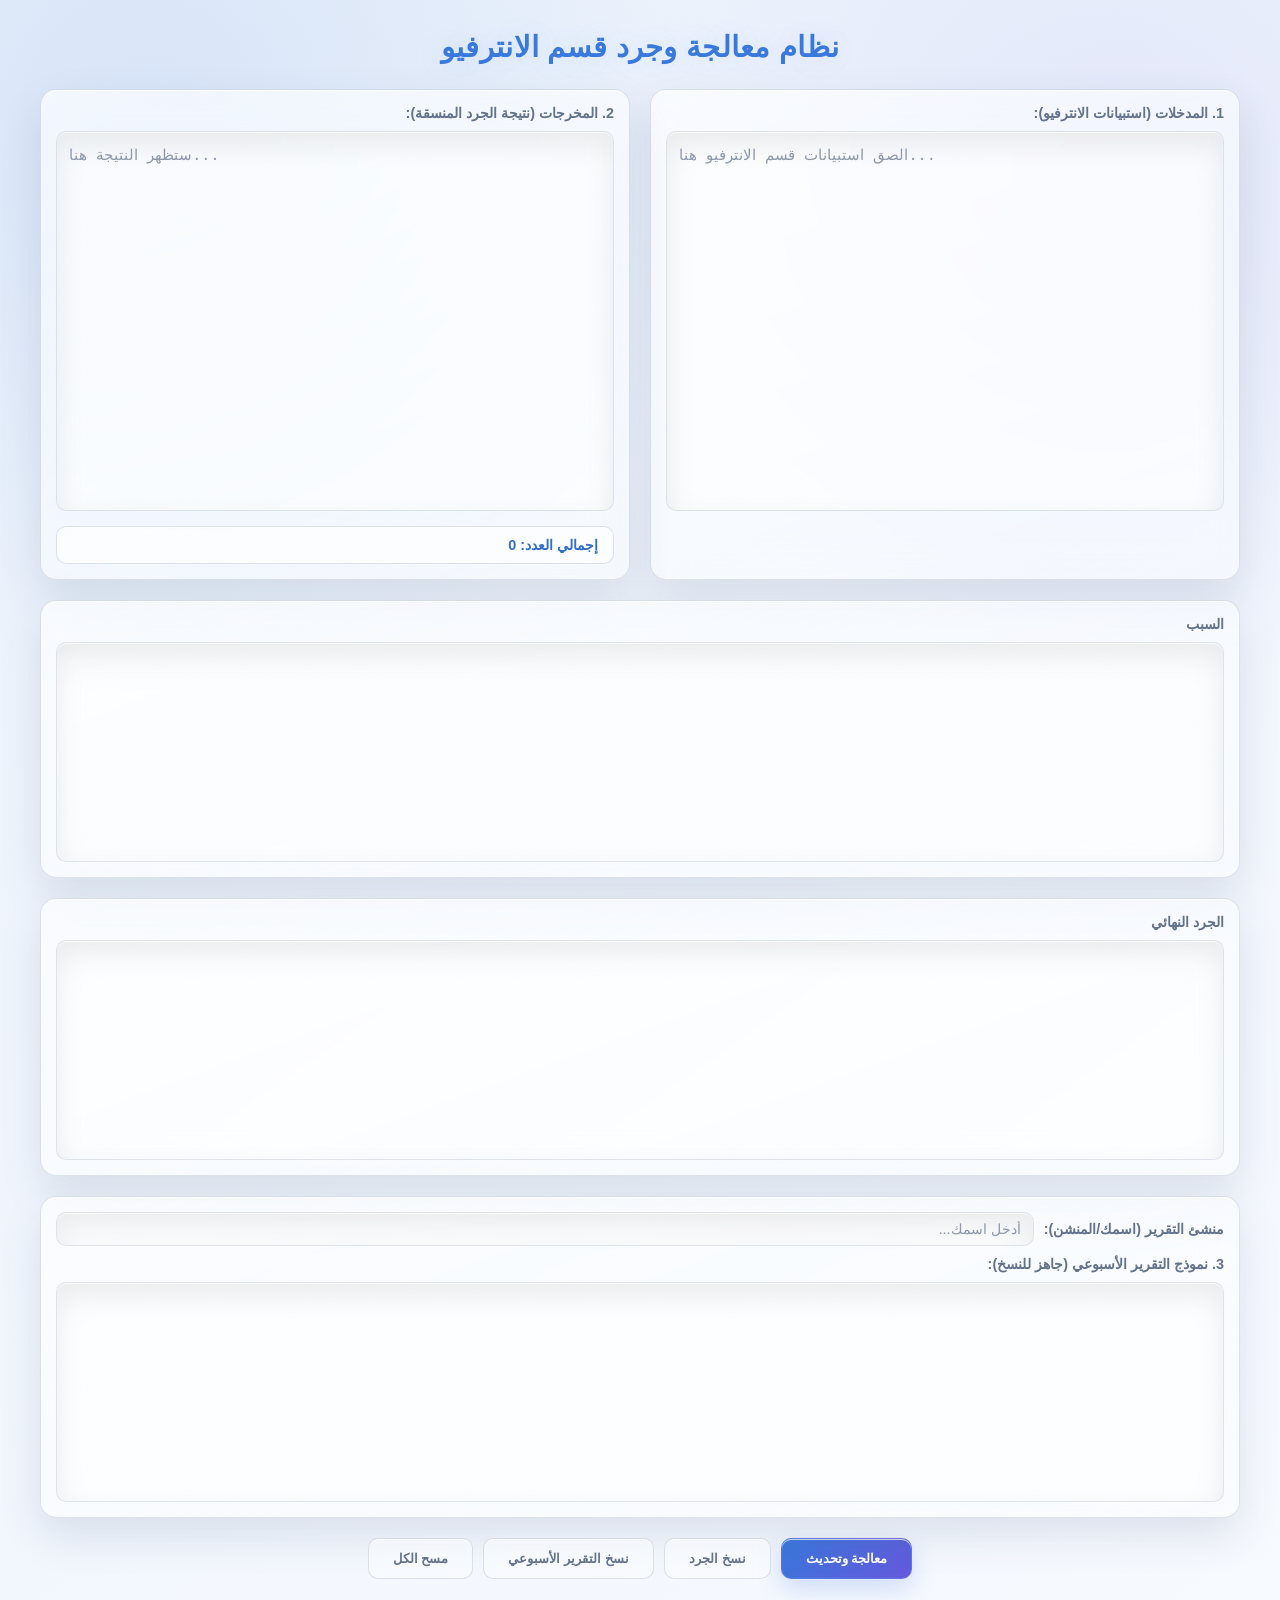
<file: قسم انترفيو/index.html>
<!DOCTYPE html>
<html lang="ar" dir="rtl">
<head>
  <meta charset="UTF-8">
  <meta name="viewport" content="width=device-width, initial-scale=1.0">
  <title>نظام جرد تقارير قسم الانترفيو</title>
  <style>
    :root {
      --bg-dark: #0f172a;
      --card-bg: #1e293b;
      --accent: #3b82f6;
      --accent-hover: #2563eb;
      --text-main: #f8fafc;
      --text-sub: #94a3b8;
      --border: #334155;
    }

    * { box-sizing: border-box; margin: 0; padding: 0; }
    body {
      font-family: 'Segoe UI', Tahoma, Geneva, Verdana, sans-serif;
      background-color: var(--bg-dark);
      color: var(--text-main);
      padding: 30px 20px;
      min-height: 100vh;
    }

    .wrapper { max-width: 1200px; margin: 0 auto; }
    header { text-align: center; margin-bottom: 25px; }
    header h1 { font-size: 1.8rem; color: #60a5fa; margin-bottom: 8px; }

    .grid {
      display: grid;
      grid-template-columns: 1fr 1fr;
      gap: 20px;
    }
    @media (max-width: 768px) { .grid { grid-template-columns: 1fr; } }

    .box {
      background: var(--card-bg);
      border: 1px solid var(--border);
      border-radius: 12px;
      padding: 15px;
      display: flex;
      flex-direction: column;
    }
    .box label {
      font-size: 0.9rem;
      font-weight: bold;
      margin-bottom: 10px;
      color: var(--text-sub);
    }
    textarea {
      width: 100%;
      height: 380px;
      background: #0f172a;
      border: 1px solid var(--border);
      border-radius: 8px;
      padding: 12px;
      color: var(--text-main);
      font-family: 'Courier New', Courier, monospace;
      font-size: 0.95rem;
      line-height: 1.6;
      resize: none;
      outline: none;
      direction: ltr;
      text-align: left;
    }
    textarea:focus { border-color: var(--accent); }

    .full-width-box { margin-top: 20px; }
    .full-width-box textarea { height: 220px; }

    .input-author {
      margin-bottom: 10px;
      display: flex;
      align-items: center;
      gap: 10px;
    }
    .input-author input {
      background: #0f172a;
      border: 1px solid var(--border);
      border-radius: 6px;
      padding: 8px 12px;
      color: var(--text-main);
      outline: none;
      font-size: 0.9rem;
      flex: 1;
    }
    .input-author input:focus { border-color: var(--accent); }

    .stats-bar {
      margin-top: 15px;
      background: #0f172a;
      border: 1px solid var(--border);
      border-radius: 8px;
      padding: 10px 15px;
      font-size: 0.9rem;
      display: flex;
      flex-direction: column;
      gap: 5px;
    }
    .stats-count { color: #60a5fa; font-weight: bold; }
    .stats-duplicates { color: #f87171; font-weight: bold; }

    .actions {
      display: flex;
      gap: 10px;
      margin-top: 20px;
      justify-content: center;
      flex-wrap: wrap;
    }
    button.action-btn {
      background: var(--accent);
      color: white;
      border: none;
      padding: 12px 24px;
      border-radius: 8px;
      font-weight: bold;
      cursor: pointer;
    }
    button.secondary {
      background: transparent;
      border: 1px solid var(--border);
      color: var(--text-sub);
    }

    .toast {
      position: fixed;
      bottom: 20px;
      left: 50%;
      transform: translateX(-50%) translateY(100px);
      background: #10b981;
      color: white;
      padding: 10px 20px;
      border-radius: 6px;
      font-size: 0.9rem;
      opacity: 0;
      transition: all 0.3s ease;
    }
    .toast.show { transform: translateX(-50%) translateY(0); opacity: 1; }
  
    /* Glass visual skin — appearance only */
    :root {
      color-scheme: dark light;
      --glass-page: #08111f;
      --glass-page-2: #0d1930;
      --glass-surface: rgba(19, 31, 52, 0.72);
      --glass-surface-strong: rgba(12, 23, 41, 0.84);
      --glass-field: rgba(5, 14, 28, 0.72);
      --glass-border: rgba(168, 194, 234, 0.18);
      --glass-border-strong: rgba(122, 168, 255, 0.42);
      --glass-text: #edf5ff;
      --glass-muted: #a9b8cf;
      --glass-accent: #6ea8ff;
      --glass-accent-2: #8a7cff;
      --glass-shadow: 0 18px 50px rgba(0, 0, 0, 0.26);
      --glass-inner: inset 0 1px 0 rgba(255, 255, 255, 0.055);
    }

    body {
      font-family: "Segoe UI Variable", "Segoe UI", Tahoma, Arial, sans-serif;
      background-color: var(--glass-page);
      background-image:
        radial-gradient(circle at 12% 8%, rgba(110, 168, 255, 0.13), transparent 31%),
        radial-gradient(circle at 88% 12%, rgba(138, 124, 255, 0.11), transparent 28%),
        linear-gradient(145deg, var(--glass-page), var(--glass-page-2));
      color: var(--glass-text);
      -webkit-font-smoothing: antialiased;
      text-rendering: optimizeLegibility;
    }

    header h1 {
      color: var(--glass-accent);
      text-shadow: 0 0 26px rgba(110, 168, 255, 0.18);
      letter-spacing: 0.01em;
    }

    .box {
      background: linear-gradient(160deg, rgba(255, 255, 255, 0.075), rgba(255, 255, 255, 0.025));
      border-color: var(--glass-border);
      box-shadow: var(--glass-inner), var(--glass-shadow);
      backdrop-filter: blur(18px) saturate(125%);
      -webkit-backdrop-filter: blur(18px) saturate(125%);
      border-radius: 16px;
    }

    .box label {
      color: var(--glass-muted);
    }

    textarea,
    .input-author input {
      background: var(--glass-field);
      border-color: var(--glass-border);
      color: var(--glass-text);
      box-shadow: var(--glass-inner), inset 0 12px 30px rgba(0, 0, 0, 0.08);
      border-radius: 10px;
      transition: border-color 0.2s ease, box-shadow 0.2s ease, background-color 0.2s ease;
    }

    textarea::placeholder,
    .input-author input::placeholder {
      color: color-mix(in srgb, var(--glass-muted) 72%, transparent);
    }

    textarea:focus,
    .input-author input:focus {
      border-color: var(--glass-accent);
      box-shadow: 0 0 0 3px rgba(110, 168, 255, 0.12), var(--glass-inner);
      background: var(--glass-surface-strong);
    }

    .stats-bar {
      background: rgba(8, 18, 34, 0.58);
      border-color: var(--glass-border);
      box-shadow: var(--glass-inner);
      backdrop-filter: blur(12px);
      -webkit-backdrop-filter: blur(12px);
      border-radius: 10px;
    }

    .stats-count {
      color: #8fc2ff;
    }

    button.action-btn {
      background: linear-gradient(135deg, var(--glass-accent), var(--glass-accent-2));
      border: 1px solid rgba(255, 255, 255, 0.1);
      box-shadow: 0 10px 24px rgba(75, 118, 218, 0.22), var(--glass-inner);
      border-radius: 10px;
      transition: filter 0.2s ease, border-color 0.2s ease, box-shadow 0.2s ease;
    }

    button.action-btn:hover {
      filter: brightness(1.07);
      box-shadow: 0 12px 28px rgba(75, 118, 218, 0.28), var(--glass-inner);
    }

    button.secondary {
      background: rgba(255, 255, 255, 0.045);
      border-color: var(--glass-border);
      color: var(--glass-muted);
      box-shadow: var(--glass-inner);
      backdrop-filter: blur(10px);
      -webkit-backdrop-filter: blur(10px);
    }

    button.secondary:hover {
      border-color: var(--glass-border-strong);
      color: var(--glass-text);
      background: rgba(255, 255, 255, 0.075);
    }

    .toast {
      background: rgba(16, 185, 129, 0.84);
      border: 1px solid rgba(255, 255, 255, 0.13);
      box-shadow: 0 14px 34px rgba(0, 0, 0, 0.24);
      backdrop-filter: blur(14px);
      -webkit-backdrop-filter: blur(14px);
      border-radius: 10px;
    }

    ::selection {
      background: rgba(110, 168, 255, 0.3);
      color: var(--glass-text);
    }

    @media (prefers-color-scheme: light) {
      :root {
        --glass-page: #eaf1fb;
        --glass-page-2: #f7faff;
        --glass-surface: rgba(255, 255, 255, 0.58);
        --glass-surface-strong: rgba(255, 255, 255, 0.78);
        --glass-field: rgba(255, 255, 255, 0.56);
        --glass-border: rgba(65, 89, 126, 0.16);
        --glass-border-strong: rgba(58, 110, 205, 0.42);
        --glass-text: #17243a;
        --glass-muted: #63738d;
        --glass-accent: #3978dc;
        --glass-accent-2: #6659dd;
        --glass-shadow: 0 18px 42px rgba(65, 86, 120, 0.14);
        --glass-inner: inset 0 1px 0 rgba(255, 255, 255, 0.78);
      }

      body {
        background-image:
          radial-gradient(circle at 12% 8%, rgba(57, 120, 220, 0.11), transparent 31%),
          radial-gradient(circle at 88% 12%, rgba(102, 89, 221, 0.09), transparent 28%),
          linear-gradient(145deg, var(--glass-page), var(--glass-page-2));
      }

      .box {
        background: linear-gradient(160deg, rgba(255, 255, 255, 0.68), rgba(255, 255, 255, 0.42));
      }

      .stats-bar {
        background: rgba(255, 255, 255, 0.5);
      }

      .stats-count {
        color: #2f6fc9;
      }

      button.secondary {
        background: rgba(255, 255, 255, 0.42);
      }
    }

    @media (prefers-reduced-motion: reduce) {
      textarea,
      .input-author input,
      button.action-btn,
      button.secondary {
        transition: none;
      }
    }

  </style>
</head>
<body>

  <div class="wrapper">
    <header>
      <h1>نظام معالجة وجرد قسم الانترفيو</h1>
    </header>

    <div class="grid">
      <div class="box">
        <label>1. المدخلات (استبيانات الانترفيو):</label>
        <textarea id="inputData" placeholder="الصق استبيانات قسم الانترفيو هنا..."></textarea>
      </div>
      <div class="box">
        <label>2. المخرجات (نتيجة الجرد المنسقة):</label>
        <textarea id="outputData" placeholder="ستظهر النتيجة هنا..." readonly></textarea>
        <div class="stats-bar">
          <div id="totalCount" class="stats-count">إجمالي العدد: 0</div>
          <div id="duplicateAlert" class="stats-duplicates" style="display: none;"></div>
        </div>
      </div>
    </div>

    <div class="box full-width-box">
      <label>السبب</label>
      <textarea id="reasonsData" readonly></textarea>
    </div>

    <div class="box full-width-box">
      <label>الجرد النهائي</label>
      <textarea id="finalInventoryData" readonly></textarea>
    </div>

    <div class="box full-width-box">
      <div class="input-author">
        <label style="margin: 0; min-width: 140px;">منشئ التقرير (اسمك/المنشن):</label>
        <input type="text" id="authorName" placeholder="أدخل اسمك..." oninput="processData()">
      </div>
      <label>3. نموذج التقرير الأسبوعي (جاهز للنسخ):</label>
      <textarea id="reportData" readonly></textarea>
    </div>

    <div class="actions">
      <button class="action-btn" onclick="processData()">معالجة وتحديث</button>
      <button class="action-btn secondary" onclick="copyResult('outputData')">نسخ الجرد</button>
      <button class="action-btn secondary" onclick="copyResult('reportData')">نسخ التقرير الأسبوعي</button>
      <button class="action-btn secondary" onclick="clearAll()">مسح الكل</button>
    </div>
  </div>

  <div id="toast" class="toast">تم النسخ بنجاح!</div>

  <script>
    // رول خارج الخدمة لقسم الانترفيو
    const OUT_OF_SERVICE_ROLE_ID = "1135000855872020513";
    const OUT_OF_SERVICE_ROLE_MENTION = `<@&${OUT_OF_SERVICE_ROLE_ID}>`;

    function removeFancyFont(text) {
      if (!text) return '';
      let str = text.normalize('NFKD');
      let clean = '';
      for (let i = 0; i < str.length; i++) {
        let code = str.charCodeAt(i);
        if (code >= 0xD835) {
          let codePoint = str.codePointAt(i);
          if (codePoint >= 0x1D400 && codePoint <= 0x1D419) clean += String.fromCharCode(65 + (codePoint - 0x1D400));
          else if (codePoint >= 0x1D41A && codePoint <= 0x1D433) clean += String.fromCharCode(97 + (codePoint - 0x1D41A));
          else if (codePoint >= 0x1D434 && codePoint <= 0x1D44D) clean += String.fromCharCode(65 + (codePoint - 0x1D434));
          else if (codePoint >= 0x1D44E && codePoint <= 0x1D467) clean += String.fromCharCode(97 + (codePoint - 0x1D44E));
          else if (codePoint >= 0x1D468 && codePoint <= 0x1D481) clean += String.fromCharCode(65 + (codePoint - 0x1D468));
          else if (codePoint >= 0x1D482 && codePoint <= 0x1D49B) clean += String.fromCharCode(97 + (codePoint - 0x1D482));
          else if (codePoint >= 0x1D5D4 && codePoint <= 0x1D5ED) clean += String.fromCharCode(65 + (codePoint - 0x1D5D4));
          else if (codePoint >= 0x1D5EE && codePoint <= 0x1D607) clean += String.fromCharCode(97 + (codePoint - 0x1D5EE));
          else if (codePoint >= 0x1D608 && codePoint <= 0x1D621) clean += String.fromCharCode(65 + (codePoint - 0x1D608));
          else if (codePoint >= 0x1D622 && codePoint <= 0x1D63B) clean += String.fromCharCode(97 + (codePoint - 0x1D622));
          else if (codePoint >= 0x1D63C && codePoint <= 0x1D655) clean += String.fromCharCode(65 + (codePoint - 0x1D63C));
          else if (codePoint >= 0x1D656 && codePoint <= 0x1D66F) clean += String.fromCharCode(97 + (codePoint - 0x1D656));
          i++;
        } else {
          clean += str[i];
        }
      }
      return clean.replace(/[\u0300-\u036f]/g, '').trim();
    }

    function cleanAndStandardizeRank(rawRank) {
      if (!rawRank) return '';
      let clean = removeFancyFont(rawRank);
      const lowerClean = clean.toLowerCase();
      const standardRanks = [
        "Supervisor", "Mod", "Super Admin", "Head Admin", "Admin",
        "Controller", "Hand of the king", "Pre Master", "Master", "Advisor",
        "Operator", "Marshal", "Manager", "Director", "Executive",
        "President", "Commander", "Mythical", "Colonel", "Boss",
        "Big Boss", "CEO", "Co Founder", "Founder", "Consultant"
      ];
      for (let rank of standardRanks) {
        if (lowerClean.includes(rank.toLowerCase())) return rank;
      }
      return clean;
    }

    function formatUserMention(rawInput) {
      if (!rawInput) return '';
      const trimmed = rawInput.trim();
      const mentionMatch = trimmed.match(/^<@!?([0-9]{17,20})>$/);
      if (mentionMatch) return `<@${mentionMatch[1]}>`;
      const digitMatch = trimmed.match(/\d{17,20}/);
      if (digitMatch) return `<@${digitMatch[0]}>`;
      let clean = trimmed.replace(/[\u200B-\u200D\uFEFF\u200F]/g, '').replace(/@+/g, '').trim();
      return clean ? `<@${clean}>` : '';
    }

    function processData() {
      const input = document.getElementById('inputData').value;
      const reasonsElem = document.getElementById('reasonsData');
      const finalInventoryElem = document.getElementById('finalInventoryData');
      const totalCountElem = document.getElementById('totalCount');
      const duplicateAlertElem = document.getElementById('duplicateAlert');
      const authorName = document.getElementById('authorName').value.trim();

      if (!input.trim()) {
        document.getElementById('outputData').value = '';
        reasonsElem.value = '';
        finalInventoryElem.value = '';
        document.getElementById('reportData').value = '';
        totalCountElem.textContent = 'إجمالي العدد: 0';
        duplicateAlertElem.style.display = 'none';
        return;
      }

      const lineSeparator = '`-----------------------------------------------------`';
      let result = `${lineSeparator}\n`;
      let finalInventory = `${lineSeparator}\n`;
      let reasons = '';
      let processedCount = 0;
      let idTracker = {};

      let countNew = 0;
      let countOut = 0;
      let countBad = 0;
      let countActive = 0;

      // التقسيم يكون على سطور الفاصل فقط حتى تبقى حقول الأيدي والمنشن داخل نفس السجل
      const entries = input.split(/\r?\n\s*\*{0,2}=+\*{0,2}\s*\r?\n|(?=منشن\s*الشخص\s*:)/g);

      entries.forEach((entry) => {
        if (!entry.replace(/=/g, '').trim()) return;

        let data = { userMention: '', userId: '', rank: '', finalEval: '', rawEval: '' };
        const lines = entry.split(/\r?\n/);

        lines.forEach(line => {
          if (!line.includes(':')) return;
          const parts = line.split(':');
          const key = parts[0].trim();
          const val = parts.slice(1).join(':').trim();

          if (key.includes('منشن الشخص')) data.userMention = val;
          else if (key.includes('الايدي')) data.userId = val;
          else if (key.includes('الرتبة الادارية') || key.includes('الرتبة')) data.rank = val;
          else if (key.includes('التقيم النهائي') || key.includes('التقييم النهائي')) data.finalEval = val;
          else if (key === 'التقييم' || key === 'التقيم') data.rawEval = val;
        });

        const sourceMention = data.userId || data.userMention;

        if (sourceMention) {
          processedCount++;
          
          let rawKey = sourceMention.replace(/[^0-9]/g, '');
          if (rawKey && rawKey.length >= 17) idTracker[rawKey] = (idTracker[rawKey] || 0) + 1;

          const cleanRank = cleanAndStandardizeRank(data.rank);
          const finalEvalText = data.finalEval || '';
          const rawEvalText = data.rawEval || '';
          const importantEvalText = `${finalEvalText} ${rawEvalText}`;
          const roleMentionInFinalEval = finalEvalText.match(/<@&\d{17,20}>/);
          const hasOutKeyword = /خارج الخدمة|خارج خدمة/.test(importantEvalText);
          const hasRoleMention = /<@&\d{17,20}>/.test(importantEvalText);
          const hasConfiguredOutRole = importantEvalText.includes(OUT_OF_SERVICE_ROLE_ID) || importantEvalText.includes(OUT_OF_SERVICE_ROLE_MENTION);
          const isOutOfService = hasOutKeyword || hasRoleMention || hasConfiguredOutRole;

          let finalRating = data.finalEval || data.rawEval || 'سيء';

          if (isOutOfService || finalRating.includes('إجازة')) {
            countOut++;
            finalRating = roleMentionInFinalEval ? roleMentionInFinalEval[0] : OUT_OF_SERVICE_ROLE_MENTION;
          } else if (finalRating.includes('جديد')) {
            countNew++;
          } else if (finalRating.includes('سيء') || finalRating.includes('سئ')) {
            countBad++;
          } else if (['جيد جدا', 'ممتاز', 'ممتاز جدا'].some(r => finalRating.includes(r))) {
            countActive++;
          }

          let formattedMention = formatUserMention(sourceMention);
          result += `${formattedMention}\nالتقييم : ${finalRating}\nالرتبة الادارية : ${cleanRank}\n${lineSeparator}\n`;
          finalInventory += `${formattedMention}\nالتقييم : ${finalRating}\nالرتبة الادارية : ${cleanRank}\n${lineSeparator}\n`;
          reasons += `${formattedMention}\nالتقييم النهائي: ${finalRating}\nالرتبة الادارية: ${cleanRank}\n\n--------------------\n\n`;
        }
      });

      document.getElementById('outputData').value = result;
      reasonsElem.value = reasons;
      finalInventoryElem.value = finalInventory;
      totalCountElem.textContent = `إجمالي العدد: ${processedCount}`;

      const weeklyReport = `** كم العدد حالي بالقسم: ${processedCount}\n\n` +
        `كم عدد ماخذين اجازة : ${countOut} ( ${countNew}جديد)\n\n` +
        `عدد غير متفاعلين : ${countBad}\n\n` +
        `عدد المتفاعلين بالقسم : ${countActive}\n` +
        `هل يوجد ملاحظة بالقسم او حاب تطور شي من جميع نواحي : لايوجد يعطيكم العافية   \n\n` +
        `تم انشاء التقرير من قبل : ( ${authorName} ) **`;

      document.getElementById('reportData').value = weeklyReport;

      let duplicates = Object.keys(idTracker).filter(key => idTracker[key] > 1);
      if (duplicates.length > 0) {
        duplicateAlertElem.style.display = 'block';
        duplicateAlertElem.innerHTML = `⚠️ تنبيه: يوجد IDs مكررة: <br>${duplicates.map(d => `- ${d} (تكرر ${idTracker[d]} مرات)`).join('<br>')}`;
      } else {
        duplicateAlertElem.style.display = 'none';
      }
    }

    function copyResult(elementId) {
      const output = document.getElementById(elementId);
      if (!output.value) return;
      output.select();
      navigator.clipboard.writeText(output.value);
      showToast();
    }

    function clearAll() {
      document.getElementById('inputData').value = '';
      document.getElementById('outputData').value = '';
      document.getElementById('reasonsData').value = '';
      document.getElementById('finalInventoryData').value = '';
      document.getElementById('reportData').value = '';
      document.getElementById('authorName').value = '';
      document.getElementById('totalCount').textContent = 'إجمالي العدد: 0';
      document.getElementById('duplicateAlert').style.display = 'none';
    }

    function showToast() {
      const toast = document.getElementById('toast');
      toast.classList.add('show');
      setTimeout(() => toast.classList.remove('show'), 2000);
    }

    document.getElementById('inputData').addEventListener('input', processData);
  </script>
</body>
</html>
</file>
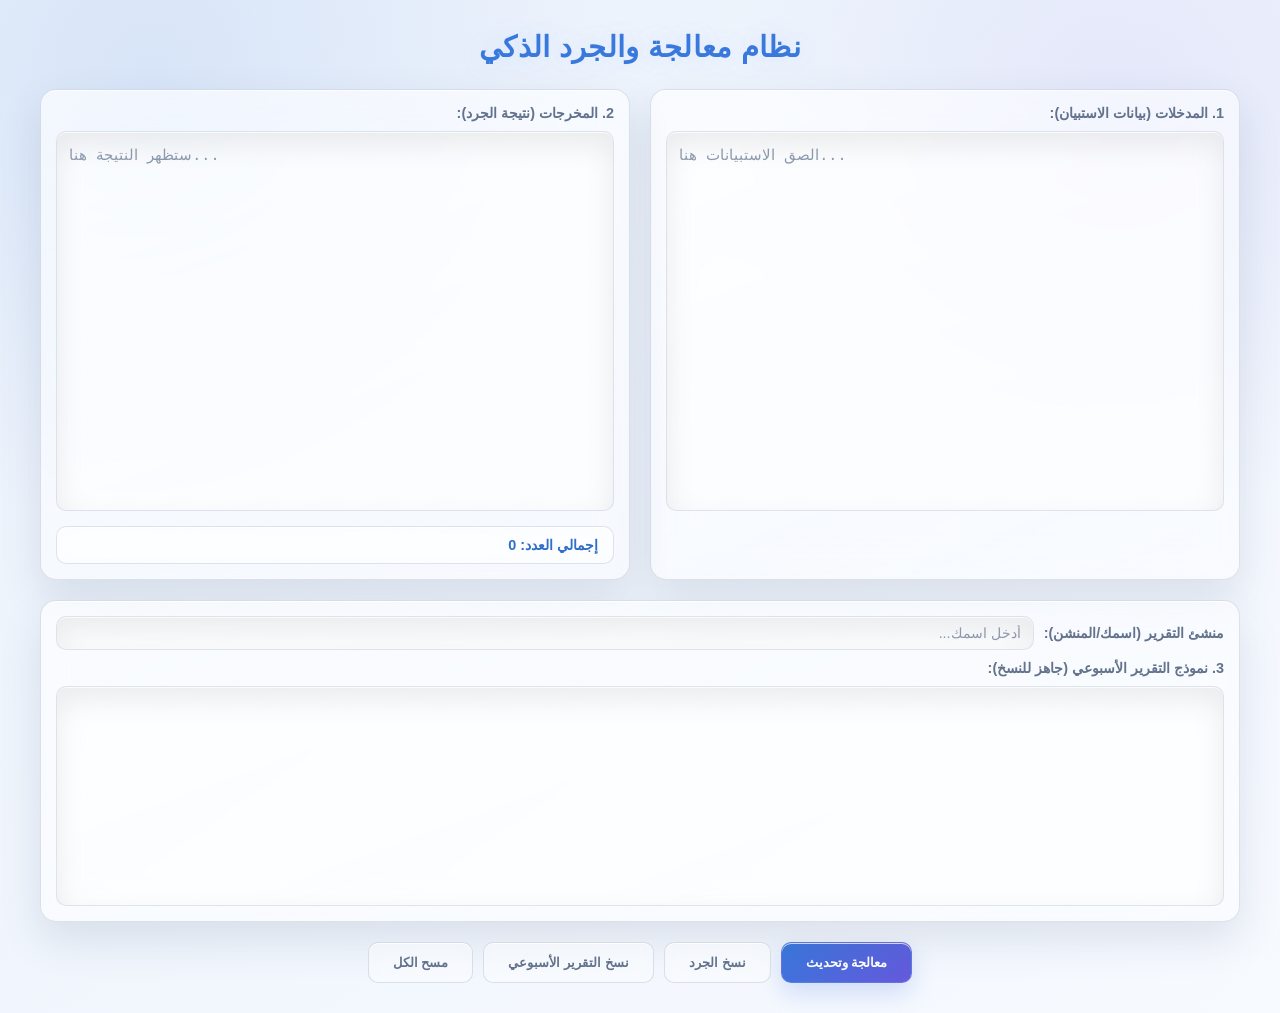
<file: قسم رولز/index.html>
<!DOCTYPE html>
<html lang="ar" dir="rtl">
<head>
  <meta charset="UTF-8">
  <meta name="viewport" content="width=device-width, initial-scale=1.0">
  <title>نظام الجرد والتقارير الذكي</title>
  <style>
    :root {
      --bg-dark: #0f172a;
      --card-bg: #1e293b;
      --accent: #3b82f6;
      --accent-hover: #2563eb;
      --text-main: #f8fafc;
      --text-sub: #94a3b8;
      --border: #334155;
    }

    * { box-sizing: border-box; margin: 0; padding: 0; }
    body {
      font-family: 'Segoe UI', Tahoma, Geneva, Verdana, sans-serif;
      background-color: var(--bg-dark);
      color: var(--text-main);
      padding: 30px 20px;
      min-height: 100vh;
    }

    .wrapper { max-width: 1200px; margin: 0 auto; }
    header { text-align: center; margin-bottom: 25px; }
    header h1 { font-size: 1.8rem; color: #60a5fa; margin-bottom: 8px; }

    .grid {
      display: grid;
      grid-template-columns: 1fr 1fr;
      gap: 20px;
    }
    @media (max-width: 768px) { .grid { grid-template-columns: 1fr; } }

    .box {
      background: var(--card-bg);
      border: 1px solid var(--border);
      border-radius: 12px;
      padding: 15px;
      display: flex;
      flex-direction: column;
    }
    .box label {
      font-size: 0.9rem;
      font-weight: bold;
      margin-bottom: 10px;
      color: var(--text-sub);
    }
    textarea {
      width: 100%;
      height: 380px;
      background: #0f172a;
      border: 1px solid var(--border);
      border-radius: 8px;
      padding: 12px;
      color: var(--text-main);
      font-family: 'Courier New', Courier, monospace;
      font-size: 0.95rem;
      line-height: 1.6;
      resize: none;
      outline: none;
      direction: ltr;
      text-align: left;
    }
    textarea:focus { border-color: var(--accent); }

    .full-width-box { margin-top: 20px; }
    .full-width-box textarea { height: 220px; }

    .input-author {
      margin-bottom: 10px;
      display: flex;
      align-items: center;
      gap: 10px;
    }
    .input-author input {
      background: #0f172a;
      border: 1px solid var(--border);
      border-radius: 6px;
      padding: 8px 12px;
      color: var(--text-main);
      outline: none;
      font-size: 0.9rem;
      flex: 1;
    }
    .input-author input:focus { border-color: var(--accent); }

    .stats-bar {
      margin-top: 15px;
      background: #0f172a;
      border: 1px solid var(--border);
      border-radius: 8px;
      padding: 10px 15px;
      font-size: 0.9rem;
      display: flex;
      flex-direction: column;
      gap: 5px;
    }
    .stats-count { color: #60a5fa; font-weight: bold; }
    .stats-duplicates { color: #f87171; font-weight: bold; }

    .actions {
      display: flex;
      gap: 10px;
      margin-top: 20px;
      justify-content: center;
      flex-wrap: wrap;
    }
    button.action-btn {
      background: var(--accent);
      color: white;
      border: none;
      padding: 12px 24px;
      border-radius: 8px;
      font-weight: bold;
      cursor: pointer;
    }
    button.secondary {
      background: transparent;
      border: 1px solid var(--border);
      color: var(--text-sub);
    }

    .toast {
      position: fixed;
      bottom: 20px;
      left: 50%;
      transform: translateX(-50%) translateY(100px);
      background: #10b981;
      color: white;
      padding: 10px 20px;
      border-radius: 6px;
      font-size: 0.9rem;
      opacity: 0;
      transition: all 0.3s ease;
    }
    .toast.show { transform: translateX(-50%) translateY(0); opacity: 1; }
  
    /* Glass visual skin — appearance only */
    :root {
      color-scheme: dark light;
      --glass-page: #08111f;
      --glass-page-2: #0d1930;
      --glass-surface: rgba(19, 31, 52, 0.72);
      --glass-surface-strong: rgba(12, 23, 41, 0.84);
      --glass-field: rgba(5, 14, 28, 0.72);
      --glass-border: rgba(168, 194, 234, 0.18);
      --glass-border-strong: rgba(122, 168, 255, 0.42);
      --glass-text: #edf5ff;
      --glass-muted: #a9b8cf;
      --glass-accent: #6ea8ff;
      --glass-accent-2: #8a7cff;
      --glass-shadow: 0 18px 50px rgba(0, 0, 0, 0.26);
      --glass-inner: inset 0 1px 0 rgba(255, 255, 255, 0.055);
    }

    body {
      font-family: "Segoe UI Variable", "Segoe UI", Tahoma, Arial, sans-serif;
      background-color: var(--glass-page);
      background-image:
        radial-gradient(circle at 12% 8%, rgba(110, 168, 255, 0.13), transparent 31%),
        radial-gradient(circle at 88% 12%, rgba(138, 124, 255, 0.11), transparent 28%),
        linear-gradient(145deg, var(--glass-page), var(--glass-page-2));
      color: var(--glass-text);
      -webkit-font-smoothing: antialiased;
      text-rendering: optimizeLegibility;
    }

    header h1 {
      color: var(--glass-accent);
      text-shadow: 0 0 26px rgba(110, 168, 255, 0.18);
      letter-spacing: 0.01em;
    }

    .box {
      background: linear-gradient(160deg, rgba(255, 255, 255, 0.075), rgba(255, 255, 255, 0.025));
      border-color: var(--glass-border);
      box-shadow: var(--glass-inner), var(--glass-shadow);
      backdrop-filter: blur(18px) saturate(125%);
      -webkit-backdrop-filter: blur(18px) saturate(125%);
      border-radius: 16px;
    }

    .box label {
      color: var(--glass-muted);
    }

    textarea,
    .input-author input {
      background: var(--glass-field);
      border-color: var(--glass-border);
      color: var(--glass-text);
      box-shadow: var(--glass-inner), inset 0 12px 30px rgba(0, 0, 0, 0.08);
      border-radius: 10px;
      transition: border-color 0.2s ease, box-shadow 0.2s ease, background-color 0.2s ease;
    }

    textarea::placeholder,
    .input-author input::placeholder {
      color: color-mix(in srgb, var(--glass-muted) 72%, transparent);
    }

    textarea:focus,
    .input-author input:focus {
      border-color: var(--glass-accent);
      box-shadow: 0 0 0 3px rgba(110, 168, 255, 0.12), var(--glass-inner);
      background: var(--glass-surface-strong);
    }

    .stats-bar {
      background: rgba(8, 18, 34, 0.58);
      border-color: var(--glass-border);
      box-shadow: var(--glass-inner);
      backdrop-filter: blur(12px);
      -webkit-backdrop-filter: blur(12px);
      border-radius: 10px;
    }

    .stats-count {
      color: #8fc2ff;
    }

    button.action-btn {
      background: linear-gradient(135deg, var(--glass-accent), var(--glass-accent-2));
      border: 1px solid rgba(255, 255, 255, 0.1);
      box-shadow: 0 10px 24px rgba(75, 118, 218, 0.22), var(--glass-inner);
      border-radius: 10px;
      transition: filter 0.2s ease, border-color 0.2s ease, box-shadow 0.2s ease;
    }

    button.action-btn:hover {
      filter: brightness(1.07);
      box-shadow: 0 12px 28px rgba(75, 118, 218, 0.28), var(--glass-inner);
    }

    button.secondary {
      background: rgba(255, 255, 255, 0.045);
      border-color: var(--glass-border);
      color: var(--glass-muted);
      box-shadow: var(--glass-inner);
      backdrop-filter: blur(10px);
      -webkit-backdrop-filter: blur(10px);
    }

    button.secondary:hover {
      border-color: var(--glass-border-strong);
      color: var(--glass-text);
      background: rgba(255, 255, 255, 0.075);
    }

    .toast {
      background: rgba(16, 185, 129, 0.84);
      border: 1px solid rgba(255, 255, 255, 0.13);
      box-shadow: 0 14px 34px rgba(0, 0, 0, 0.24);
      backdrop-filter: blur(14px);
      -webkit-backdrop-filter: blur(14px);
      border-radius: 10px;
    }

    ::selection {
      background: rgba(110, 168, 255, 0.3);
      color: var(--glass-text);
    }

    @media (prefers-color-scheme: light) {
      :root {
        --glass-page: #eaf1fb;
        --glass-page-2: #f7faff;
        --glass-surface: rgba(255, 255, 255, 0.58);
        --glass-surface-strong: rgba(255, 255, 255, 0.78);
        --glass-field: rgba(255, 255, 255, 0.56);
        --glass-border: rgba(65, 89, 126, 0.16);
        --glass-border-strong: rgba(58, 110, 205, 0.42);
        --glass-text: #17243a;
        --glass-muted: #63738d;
        --glass-accent: #3978dc;
        --glass-accent-2: #6659dd;
        --glass-shadow: 0 18px 42px rgba(65, 86, 120, 0.14);
        --glass-inner: inset 0 1px 0 rgba(255, 255, 255, 0.78);
      }

      body {
        background-image:
          radial-gradient(circle at 12% 8%, rgba(57, 120, 220, 0.11), transparent 31%),
          radial-gradient(circle at 88% 12%, rgba(102, 89, 221, 0.09), transparent 28%),
          linear-gradient(145deg, var(--glass-page), var(--glass-page-2));
      }

      .box {
        background: linear-gradient(160deg, rgba(255, 255, 255, 0.68), rgba(255, 255, 255, 0.42));
      }

      .stats-bar {
        background: rgba(255, 255, 255, 0.5);
      }

      .stats-count {
        color: #2f6fc9;
      }

      button.secondary {
        background: rgba(255, 255, 255, 0.42);
      }
    }

    @media (prefers-reduced-motion: reduce) {
      textarea,
      .input-author input,
      button.action-btn,
      button.secondary {
        transition: none;
      }
    }

  </style>
</head>
<body>

  <div class="wrapper">
    <header>
      <h1>نظام معالجة والجرد الذكي</h1>
    </header>

    <div class="grid">
      <div class="box">
        <label>1. المدخلات (بيانات الاستبيان):</label>
        <textarea id="inputData" placeholder="الصق الاستبيانات هنا..."></textarea>
      </div>
      <div class="box">
        <label>2. المخرجات (نتيجة الجرد):</label>
        <textarea id="outputData" placeholder="ستظهر النتيجة هنا..." readonly></textarea>
        <div class="stats-bar">
          <div id="totalCount" class="stats-count">إجمالي العدد: 0</div>
          <div id="duplicateAlert" class="stats-duplicates" style="display: none;"></div>
        </div>
      </div>
    </div>

    <!-- الخانة الثالثة الخاصة بالتقرير الأسبوعي -->
    <div class="box full-width-box">
      <div class="input-author">
        <label style="margin: 0; min-width: 140px;">منشئ التقرير (اسمك/المنشن):</label>
        <input type="text" id="authorName" placeholder="أدخل اسمك..." oninput="processData()">
      </div>
      <label>3. نموذج التقرير الأسبوعي (جاهز للنسخ):</label>
      <textarea id="reportData" readonly></textarea>
    </div>

    <div class="actions">
      <button class="action-btn" onclick="processData()">معالجة وتحديث</button>
      <button class="action-btn secondary" onclick="copyResult('outputData')">نسخ الجرد</button>
      <button class="action-btn secondary" onclick="copyResult('reportData')">نسخ التقرير الأسبوعي</button>
      <button class="action-btn secondary" onclick="clearAll()">مسح الكل</button>
    </div>
  </div>

  <div id="toast" class="toast">تم النسخ بنجاح!</div>

  <script>
    const OUT_OF_SERVICE_ROLE = "<@&1135000856043995233>";

    function removeFancyFont(text) {
      if (!text) return '';
      let str = text.normalize('NFKD');
      let clean = '';
      for (let i = 0; i < str.length; i++) {
        let code = str.charCodeAt(i);
        if (code >= 0xD835) {
          let codePoint = str.codePointAt(i);
          if (codePoint >= 0x1D400 && codePoint <= 0x1D419) clean += String.fromCharCode(65 + (codePoint - 0x1D400));
          else if (codePoint >= 0x1D41A && codePoint <= 0x1D433) clean += String.fromCharCode(97 + (codePoint - 0x1D41A));
          else if (codePoint >= 0x1D434 && codePoint <= 0x1D44D) clean += String.fromCharCode(65 + (codePoint - 0x1D434));
          else if (codePoint >= 0x1D44E && codePoint <= 0x1D467) clean += String.fromCharCode(97 + (codePoint - 0x1D44E));
          else if (codePoint >= 0x1D468 && codePoint <= 0x1D481) clean += String.fromCharCode(65 + (codePoint - 0x1D468));
          else if (codePoint >= 0x1D482 && codePoint <= 0x1D49B) clean += String.fromCharCode(97 + (codePoint - 0x1D482));
          else if (codePoint >= 0x1D5D4 && codePoint <= 0x1D5ED) clean += String.fromCharCode(65 + (codePoint - 0x1D5D4));
          else if (codePoint >= 0x1D5EE && codePoint <= 0x1D607) clean += String.fromCharCode(97 + (codePoint - 0x1D5EE));
          else if (codePoint >= 0x1D608 && codePoint <= 0x1D621) clean += String.fromCharCode(65 + (codePoint - 0x1D608));
          else if (codePoint >= 0x1D622 && codePoint <= 0x1D63B) clean += String.fromCharCode(97 + (codePoint - 0x1D622));
          else if (codePoint >= 0x1D63C && codePoint <= 0x1D655) clean += String.fromCharCode(65 + (codePoint - 0x1D63C));
          else if (codePoint >= 0x1D656 && codePoint <= 0x1D66F) clean += String.fromCharCode(97 + (codePoint - 0x1D656));
          i++;
        } else {
          clean += str[i];
        }
      }
      return clean.replace(/[\u0300-\u036f]/g, '').trim();
    }

    function cleanAndStandardizeRank(rawRank) {
      if (!rawRank) return '';
      let clean = removeFancyFont(rawRank);
      const standardRanks = [
        "Supervisor", "Mod", "Admin", "Super Admin", "Head Admin",
        "Controller", "Hand of the king", "Pre Master", "Master", "Advisor",
        "Operator", "Marshal", "Manager", "Director", "Executive",
        "President", "Commander", "Mythical", "Colonel", "Boss",
        "Big Boss", "CEO", "Co Founder", "Founder", "Consultant"
      ];
      const lowerClean = clean.toLowerCase();
      for (let rank of standardRanks) {
        if (lowerClean.includes(rank.toLowerCase())) return rank;
      }
      return clean;
    }

    function formatUserMention(rawInputId) {
      if (!rawInputId) return '';
      const digitMatch = rawInputId.match(/\d{17,20}/);
      if (digitMatch) return `<@${digitMatch[0]}>`;
      let clean = rawInputId.replace(/[\u200B-\u200D\uFEFF\u200F]/g, '').replace(/@+/g, '').trim();
      return `<@${clean}>`;
    }

    function processData() {
      const input = document.getElementById('inputData').value;
      const totalCountElem = document.getElementById('totalCount');
      const duplicateAlertElem = document.getElementById('duplicateAlert');
      const authorName = document.getElementById('authorName').value.trim();

      if (!input.trim()) {
        document.getElementById('outputData').value = '';
        document.getElementById('reportData').value = '';
        totalCountElem.textContent = 'إجمالي العدد: 0';
        duplicateAlertElem.style.display = 'none';
        return;
      }

      const lineSeparator = '`-----------------------------------------------------`';
      let result = `${lineSeparator}\n`;
      let processedCount = 0;
      let idTracker = {};

      let countNew = 0;
      let countOut = 0;
      let countBad = 0;
      let countActive = 0;

      const entries = input.split(/(?=الايدي\s*:)/g);

      entries.forEach((entry) => {
        if (!entry.trim()) return;

        let data = { id: '', rank: '', finalEval: '', rawEval: '' };
        const lines = entry.split(/\r?\n/);

        lines.forEach(line => {
          if (!line.includes(':')) return;
          const parts = line.split(':');
          const key = parts[0].trim();
          const val = parts.slice(1).join(':').trim();

          if (key.includes('الايدي')) data.id = val;
          else if (key.includes('الرتبة الادارية') || key.includes('الرتبة')) data.rank = val;
          else if (key.includes('التقيم النهائي') || key.includes('التقييم النهائي')) data.finalEval = val;
          else if (key === 'التقييم' || key === 'التقيم') data.rawEval = val;
        });

        if (data.id) {
          processedCount++;
          
          let rawKey = data.id.replace(/[^0-9]/g, '');
          if (rawKey) idTracker[rawKey] = (idTracker[rawKey] || 0) + 1;

          const cleanRank = cleanAndStandardizeRank(data.rank);
          let finalRating = data.finalEval || data.rawEval || 'سيء';

          if (finalRating.includes('جديد')) {
            countNew++;
          } else if (finalRating.includes('خارج خدمة') || finalRating.includes('خارج الخدمة') || finalRating.includes('إجازة')) {
            countOut++;
            finalRating = OUT_OF_SERVICE_ROLE; // استبدال الكلمة بالرول مباشرة
          } else if (finalRating.includes('سيء') || finalRating.includes('سئ')) {
            countBad++;
          } else if (['جيد جدا', 'ممتاز', 'ممتاز جدا'].some(r => finalRating.includes(r))) {
            countActive++;
          }

          let formattedMention = formatUserMention(data.id);
          result += `${formattedMention}\nالتقييم : ${finalRating}\nالرتبة الادارية : ${cleanRank}\n${lineSeparator}\n`;
        }
      });

      document.getElementById('outputData').value = result;
      totalCountElem.textContent = `إجمالي العدد: ${processedCount}`;

      const weeklyReport = `** كم العدد حالي بالقسم: ${processedCount}\n\n` +
        `كم عدد ماخذين اجازة : ${countOut} ( ${countNew}جديد)\n\n` +
        `عدد غير متفاعلين : ${countBad}\n\n` +
        `عدد المتفاعلين بالقسم : ${countActive}\n` +
        `هل يوجد ملاحظة بالقسم او حاب تطور شي من جميع نواحي : لايوجد يعطيكم العافية   \n\n` +
        `تم انشاء التقرير من قبل : ( ${authorName} ) **`;

      document.getElementById('reportData').value = weeklyReport;

      let duplicates = Object.keys(idTracker).filter(key => idTracker[key] > 1);
      if (duplicates.length > 0) {
        duplicateAlertElem.style.display = 'block';
        duplicateAlertElem.innerHTML = `⚠️ تنبيه: يوجد IDs مكررة: <br>${duplicates.map(d => `- ${d} (تكرر ${idTracker[d]} مرات)`).join('<br>')}`;
      } else {
        duplicateAlertElem.style.display = 'none';
      }
    }

    function copyResult(elementId) {
      const output = document.getElementById(elementId);
      if (!output.value) return;
      output.select();
      navigator.clipboard.writeText(output.value);
      showToast();
    }

    function clearAll() {
      document.getElementById('inputData').value = '';
      document.getElementById('outputData').value = '';
      document.getElementById('reportData').value = '';
      document.getElementById('authorName').value = '';
      document.getElementById('totalCount').textContent = 'إجمالي العدد: 0';
      document.getElementById('duplicateAlert').style.display = 'none';
    }

    function showToast() {
      const toast = document.getElementById('toast');
      toast.classList.add('show');
      setTimeout(() => toast.classList.remove('show'), 2000);
    }

    document.getElementById('inputData').addEventListener('input', processData);
  </script>
</body>
</html>
</file>
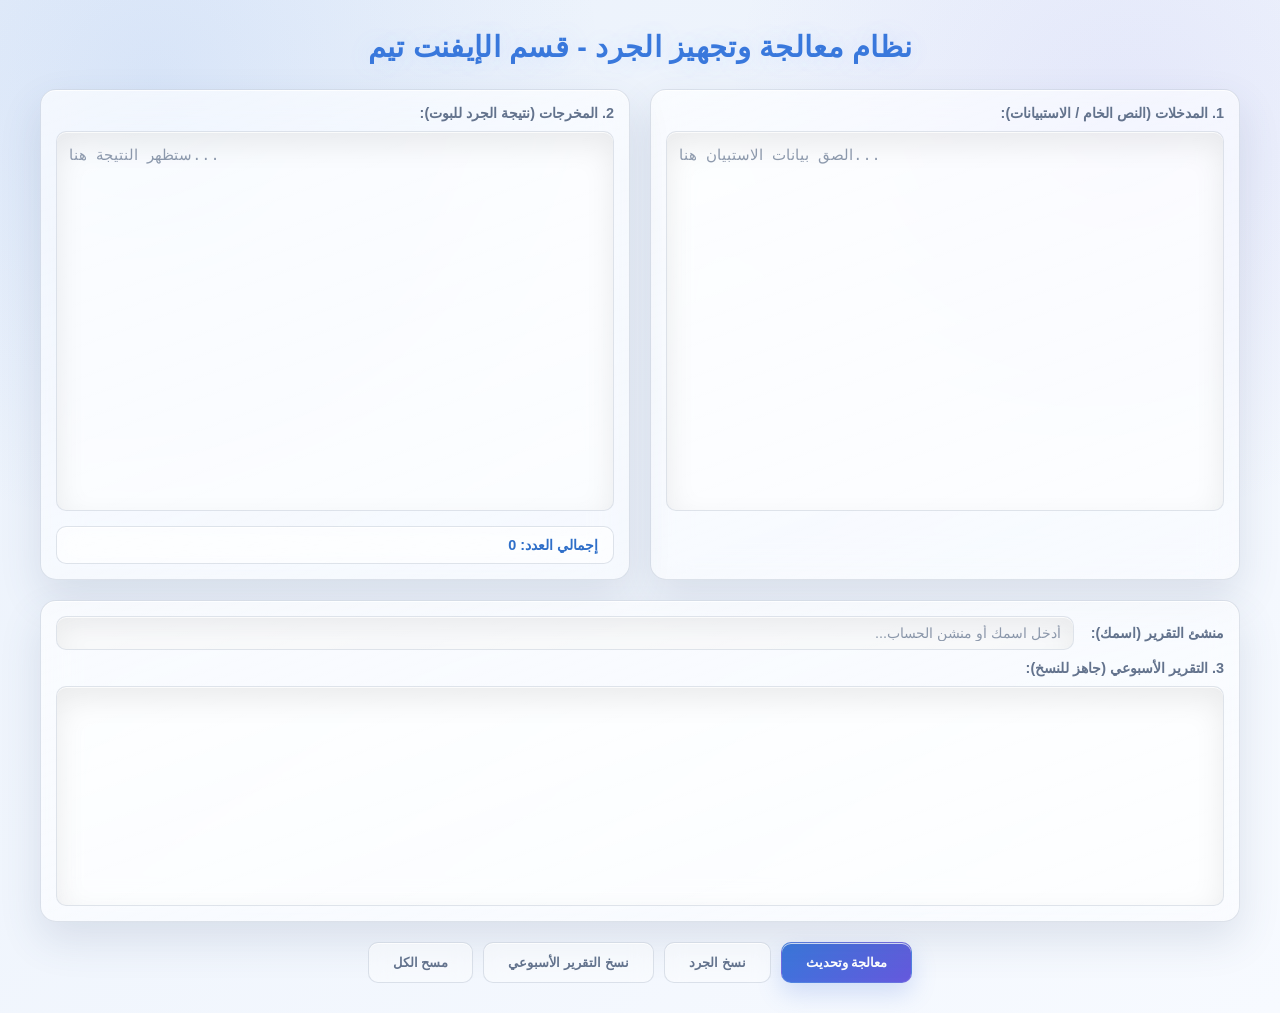
<file: موقع افنت/index.html>
<!DOCTYPE html>
<html lang="ar" dir="rtl">
<head>
  <meta charset="UTF-8">
  <meta name="viewport" content="width=device-width, initial-scale=1.0">
  <title>نظام الجرد الذكي - قسم الإيفنت تيم</title>
  <style>
    :root {
      --bg-dark: #0f172a;
      --card-bg: #1e293b;
      --accent: #3b82f6;
      --accent-hover: #2563eb;
      --text-main: #f8fafc;
      --text-sub: #94a3b8;
      --border: #334155;
    }

    * { box-sizing: border-box; margin: 0; padding: 0; }
    body {
      font-family: 'Segoe UI', Tahoma, Geneva, Verdana, sans-serif;
      background-color: var(--bg-dark);
      color: var(--text-main);
      padding: 30px 20px;
      min-height: 100vh;
    }

    .wrapper { max-width: 1200px; margin: 0 auto; }
    header { text-align: center; margin-bottom: 25px; }
    header h1 { font-size: 1.8rem; color: #60a5fa; margin-bottom: 8px; }

    .grid {
      display: grid;
      grid-template-columns: 1fr 1fr;
      gap: 20px;
    }
    @media (max-width: 768px) { .grid { grid-template-columns: 1fr; } }

    .box {
      background: var(--card-bg);
      border: 1px solid var(--border);
      border-radius: 12px;
      padding: 15px;
      display: flex;
      flex-direction: column;
    }
    .box label {
      font-size: 0.9rem;
      font-weight: bold;
      margin-bottom: 10px;
      color: var(--text-sub);
    }
    textarea {
      width: 100%;
      height: 380px;
      background: #0f172a;
      border: 1px solid var(--border);
      border-radius: 8px;
      padding: 12px;
      color: var(--text-main);
      font-family: 'Courier New', Courier, monospace;
      font-size: 0.95rem;
      line-height: 1.6;
      resize: none;
      outline: none;
      direction: ltr;
      text-align: left;
    }
    textarea:focus { border-color: var(--accent); }

    .full-width-box {
      margin-top: 20px;
    }
    .full-width-box textarea {
      height: 220px;
    }

    .input-author {
      margin-bottom: 10px;
      display: flex;
      align-items: center;
      gap: 10px;
    }
    .input-author input {
      background: #0f172a;
      border: 1px solid var(--border);
      border-radius: 6px;
      padding: 8px 12px;
      color: var(--text-main);
      outline: none;
      font-size: 0.9rem;
      flex: 1;
    }
    .input-author input:focus { border-color: var(--accent); }

    .stats-bar {
      margin-top: 15px;
      background: #0f172a;
      border: 1px solid var(--border);
      border-radius: 8px;
      padding: 10px 15px;
      font-size: 0.9rem;
      display: flex;
      flex-direction: column;
      gap: 5px;
    }
    .stats-count { color: #60a5fa; font-weight: bold; }
    .stats-duplicates { color: #f87171; font-weight: bold; }

    .actions {
      display: flex;
      gap: 10px;
      margin-top: 20px;
      justify-content: center;
      flex-wrap: wrap;
    }
    button.action-btn {
      background: var(--accent);
      color: white;
      border: none;
      padding: 12px 24px;
      border-radius: 8px;
      font-weight: bold;
      cursor: pointer;
    }
    button.secondary {
      background: transparent;
      border: 1px solid var(--border);
      color: var(--text-sub);
    }

    .toast {
      position: fixed;
      bottom: 20px;
      left: 50%;
      transform: translateX(-50%) translateY(100px);
      background: #10b981;
      color: white;
      padding: 10px 20px;
      border-radius: 6px;
      font-size: 0.9rem;
      opacity: 0;
      transition: all 0.3s ease;
    }
    .toast.show { transform: translateX(-50%) translateY(0); opacity: 1; }
  
    /* Glass visual skin — appearance only */
    :root {
      color-scheme: dark light;
      --glass-page: #08111f;
      --glass-page-2: #0d1930;
      --glass-surface: rgba(19, 31, 52, 0.72);
      --glass-surface-strong: rgba(12, 23, 41, 0.84);
      --glass-field: rgba(5, 14, 28, 0.72);
      --glass-border: rgba(168, 194, 234, 0.18);
      --glass-border-strong: rgba(122, 168, 255, 0.42);
      --glass-text: #edf5ff;
      --glass-muted: #a9b8cf;
      --glass-accent: #6ea8ff;
      --glass-accent-2: #8a7cff;
      --glass-shadow: 0 18px 50px rgba(0, 0, 0, 0.26);
      --glass-inner: inset 0 1px 0 rgba(255, 255, 255, 0.055);
    }

    body {
      font-family: "Segoe UI Variable", "Segoe UI", Tahoma, Arial, sans-serif;
      background-color: var(--glass-page);
      background-image:
        radial-gradient(circle at 12% 8%, rgba(110, 168, 255, 0.13), transparent 31%),
        radial-gradient(circle at 88% 12%, rgba(138, 124, 255, 0.11), transparent 28%),
        linear-gradient(145deg, var(--glass-page), var(--glass-page-2));
      color: var(--glass-text);
      -webkit-font-smoothing: antialiased;
      text-rendering: optimizeLegibility;
    }

    header h1 {
      color: var(--glass-accent);
      text-shadow: 0 0 26px rgba(110, 168, 255, 0.18);
      letter-spacing: 0.01em;
    }

    .box {
      background: linear-gradient(160deg, rgba(255, 255, 255, 0.075), rgba(255, 255, 255, 0.025));
      border-color: var(--glass-border);
      box-shadow: var(--glass-inner), var(--glass-shadow);
      backdrop-filter: blur(18px) saturate(125%);
      -webkit-backdrop-filter: blur(18px) saturate(125%);
      border-radius: 16px;
    }

    .box label {
      color: var(--glass-muted);
    }

    textarea,
    .input-author input {
      background: var(--glass-field);
      border-color: var(--glass-border);
      color: var(--glass-text);
      box-shadow: var(--glass-inner), inset 0 12px 30px rgba(0, 0, 0, 0.08);
      border-radius: 10px;
      transition: border-color 0.2s ease, box-shadow 0.2s ease, background-color 0.2s ease;
    }

    textarea::placeholder,
    .input-author input::placeholder {
      color: color-mix(in srgb, var(--glass-muted) 72%, transparent);
    }

    textarea:focus,
    .input-author input:focus {
      border-color: var(--glass-accent);
      box-shadow: 0 0 0 3px rgba(110, 168, 255, 0.12), var(--glass-inner);
      background: var(--glass-surface-strong);
    }

    .stats-bar {
      background: rgba(8, 18, 34, 0.58);
      border-color: var(--glass-border);
      box-shadow: var(--glass-inner);
      backdrop-filter: blur(12px);
      -webkit-backdrop-filter: blur(12px);
      border-radius: 10px;
    }

    .stats-count {
      color: #8fc2ff;
    }

    button.action-btn {
      background: linear-gradient(135deg, var(--glass-accent), var(--glass-accent-2));
      border: 1px solid rgba(255, 255, 255, 0.1);
      box-shadow: 0 10px 24px rgba(75, 118, 218, 0.22), var(--glass-inner);
      border-radius: 10px;
      transition: filter 0.2s ease, border-color 0.2s ease, box-shadow 0.2s ease;
    }

    button.action-btn:hover {
      filter: brightness(1.07);
      box-shadow: 0 12px 28px rgba(75, 118, 218, 0.28), var(--glass-inner);
    }

    button.secondary {
      background: rgba(255, 255, 255, 0.045);
      border-color: var(--glass-border);
      color: var(--glass-muted);
      box-shadow: var(--glass-inner);
      backdrop-filter: blur(10px);
      -webkit-backdrop-filter: blur(10px);
    }

    button.secondary:hover {
      border-color: var(--glass-border-strong);
      color: var(--glass-text);
      background: rgba(255, 255, 255, 0.075);
    }

    .toast {
      background: rgba(16, 185, 129, 0.84);
      border: 1px solid rgba(255, 255, 255, 0.13);
      box-shadow: 0 14px 34px rgba(0, 0, 0, 0.24);
      backdrop-filter: blur(14px);
      -webkit-backdrop-filter: blur(14px);
      border-radius: 10px;
    }

    ::selection {
      background: rgba(110, 168, 255, 0.3);
      color: var(--glass-text);
    }

    @media (prefers-color-scheme: light) {
      :root {
        --glass-page: #eaf1fb;
        --glass-page-2: #f7faff;
        --glass-surface: rgba(255, 255, 255, 0.58);
        --glass-surface-strong: rgba(255, 255, 255, 0.78);
        --glass-field: rgba(255, 255, 255, 0.56);
        --glass-border: rgba(65, 89, 126, 0.16);
        --glass-border-strong: rgba(58, 110, 205, 0.42);
        --glass-text: #17243a;
        --glass-muted: #63738d;
        --glass-accent: #3978dc;
        --glass-accent-2: #6659dd;
        --glass-shadow: 0 18px 42px rgba(65, 86, 120, 0.14);
        --glass-inner: inset 0 1px 0 rgba(255, 255, 255, 0.78);
      }

      body {
        background-image:
          radial-gradient(circle at 12% 8%, rgba(57, 120, 220, 0.11), transparent 31%),
          radial-gradient(circle at 88% 12%, rgba(102, 89, 221, 0.09), transparent 28%),
          linear-gradient(145deg, var(--glass-page), var(--glass-page-2));
      }

      .box {
        background: linear-gradient(160deg, rgba(255, 255, 255, 0.68), rgba(255, 255, 255, 0.42));
      }

      .stats-bar {
        background: rgba(255, 255, 255, 0.5);
      }

      .stats-count {
        color: #2f6fc9;
      }

      button.secondary {
        background: rgba(255, 255, 255, 0.42);
      }
    }

    @media (prefers-reduced-motion: reduce) {
      textarea,
      .input-author input,
      button.action-btn,
      button.secondary {
        transition: none;
      }
    }

  </style>
</head>
<body>

  <div class="wrapper">
    <header>
      <h1>نظام معالجة وتجهيز الجرد - قسم الإيفنت تيم</h1>
    </header>

    <div class="grid">
      <div class="box">
        <label>1. المدخلات (النص الخام / الاستبيانات):</label>
        <textarea id="inputData" placeholder="الصق بيانات الاستبيان هنا..."></textarea>
      </div>
      <div class="box">
        <label>2. المخرجات (نتيجة الجرد للبوت):</label>
        <textarea id="outputData" placeholder="ستظهر النتيجة هنا..." readonly></textarea>
        <div class="stats-bar">
          <div id="totalCount" class="stats-count">إجمالي العدد: 0</div>
          <div id="duplicateAlert" class="stats-duplicates" style="display: none;"></div>
        </div>
      </div>
    </div>

    <!-- الخانة الثالثة الخاصة بالتقرير الأسبوعي -->
    <div class="box full-width-box">
      <div class="input-author">
        <label style="margin: 0; min-width: 140px;">منشئ التقرير (اسمك):</label>
        <input type="text" id="authorName" placeholder="أدخل اسمك أو منشن الحساب..." oninput="processData()">
      </div>
      <label>3. التقرير الأسبوعي (جاهز للنسخ):</label>
      <textarea id="reportData" readonly></textarea>
    </div>

    <div class="actions">
      <button class="action-btn" onclick="processData()">معالجة وتحديث</button>
      <button class="action-btn secondary" onclick="copyResult('outputData')">نسخ الجرد</button>
      <button class="action-btn secondary" onclick="copyResult('reportData')">نسخ التقرير الأسبوعي</button>
      <button class="action-btn secondary" onclick="clearAll()">مسح الكل</button>
    </div>
  </div>

  <div id="toast" class="toast">تم النسخ بنجاح!</div>

  <script>
    function removeFancyFont(text) {
      if (!text) return '';
      let str = text.normalize('NFKD');
      let clean = '';
      for (let i = 0; i < str.length; i++) {
        let code = str.charCodeAt(i);
        if (code >= 0xD835) {
          let codePoint = str.codePointAt(i);
          if (codePoint >= 0x1D400 && codePoint <= 0x1D419) clean += String.fromCharCode(65 + (codePoint - 0x1D400));
          else if (codePoint >= 0x1D41A && codePoint <= 0x1D433) clean += String.fromCharCode(97 + (codePoint - 0x1D41A));
          else if (codePoint >= 0x1D434 && codePoint <= 0x1D44D) clean += String.fromCharCode(65 + (codePoint - 0x1D434));
          else if (codePoint >= 0x1D44E && codePoint <= 0x1D467) clean += String.fromCharCode(97 + (codePoint - 0x1D44E));
          else if (codePoint >= 0x1D468 && codePoint <= 0x1D481) clean += String.fromCharCode(65 + (codePoint - 0x1D468));
          else if (codePoint >= 0x1D482 && codePoint <= 0x1D49B) clean += String.fromCharCode(97 + (codePoint - 0x1D482));
          else if (codePoint >= 0x1D5D4 && codePoint <= 0x1D5ED) clean += String.fromCharCode(65 + (codePoint - 0x1D5D4));
          else if (codePoint >= 0x1D5EE && codePoint <= 0x1D607) clean += String.fromCharCode(97 + (codePoint - 0x1D5EE));
          else if (codePoint >= 0x1D608 && codePoint <= 0x1D621) clean += String.fromCharCode(65 + (codePoint - 0x1D608));
          else if (codePoint >= 0x1D622 && codePoint <= 0x1D63B) clean += String.fromCharCode(97 + (codePoint - 0x1D622));
          else if (codePoint >= 0x1D63C && codePoint <= 0x1D655) clean += String.fromCharCode(65 + (codePoint - 0x1D63C));
          else if (codePoint >= 0x1D656 && codePoint <= 0x1D66F) clean += String.fromCharCode(97 + (codePoint - 0x1D656));
          i++;
        } else {
          clean += str[i];
        }
      }
      return clean.replace(/[\u0300-\u036f]/g, '').trim();
    }

    function cleanAndStandardizeRank(rawRank) {
      if (!rawRank) return '';
      let clean = removeFancyFont(rawRank);

      const standardRanks = [
        // Keep specific composite ranks before generic ones like Admin.
        "Super Admin", "Head Admin", "Supervisor", "Mod", "Admin",
        "Controller", "Hand of the king", "Pre Master", "Master", "Advisor",
        "Operator", "Marshal", "Manager", "Director", "Executive",
        "President", "Commander", "Mythical", "Colonel", "Boss",
        "Big Boss", "CEO", "Co Founder", "Founder", "Consultant"
      ];

      const lowerClean = clean.toLowerCase();
      for (let rank of standardRanks) {
        if (lowerClean.includes(rank.toLowerCase())) {
          return rank;
        }
      }
      return clean;
    }

    function checkIfHasResponsibilities(respText) {
      if (!respText) return false;
      const clean = respText.trim().toLowerCase();
      if (
        clean === '' ||
        clean === '|' ||
        clean === '-' ||
        clean.includes('لا يوجد') ||
        clean.includes('لايوجد') ||
        clean.includes('بدون') ||
        clean.includes('غير متوفر')
      ) {
        return false;
      }
      return true;
    }

    function getSectionScore(events, hasResp) {
      if (events >= 40) return { text: "ممتاز جدا", points: hasResp ? 6 : 10 };
      if (events >= 21) return { text: "ممتاز", points: hasResp ? 4 : 8 };
      if (events >= 11) return { text: "جيد جدا", points: hasResp ? 3 : 5 };
      return { text: "سيء", points: 0 };
    }

    function getRespScore(respText) {
      if (!respText) return 0;
      const clean = respText.trim();
      if (clean.includes("ممتاز جدا")) return 4;
      if (clean.includes("ممتاز")) return 2;
      if (clean.includes("جيد جدا")) return 1;
      return 0;
    }

    function normalizeEval(rawEval, totalPoints) {
      if (rawEval) {
        const cleanEval = rawEval.trim();
        if (cleanEval.includes("جديد")) return "جديد";
        if (cleanEval.includes("خارج خدمة") || cleanEval.includes("خارج الخدمة")) return "خارج خدمة";
        if (cleanEval.includes("ممتاز جدا")) return "ممتاز جدا";
        if (cleanEval.includes("ممتاز")) return "ممتاز";
        if (cleanEval.includes("جيد جدا")) return "جيد جدا";
        if (cleanEval.includes("سيء") || cleanEval.includes("سئ")) return "سيء";
      }

      if (totalPoints >= 9) return "ممتاز جدا";
      if (totalPoints >= 7) return "ممتاز";
      if (totalPoints >= 4) return "جيد جدا";
      return "سيء";
    }

    function formatUserMention(rawInputId) {
      if (!rawInputId) return '';
      const digitMatch = rawInputId.match(/\d{17,20}/);
      if (digitMatch) {
        return `<@${digitMatch[0]}>\u00A0`;
      }
      let clean = rawInputId.replace(/[\u200B-\u200D\uFEFF\u200F]/g, '').replace(/@+/g, '').trim();
      return `@${clean}\u00A0`;
    }

    function processData() {
      const input = document.getElementById('inputData').value;
      const totalCountElem = document.getElementById('totalCount');
      const duplicateAlertElem = document.getElementById('duplicateAlert');
      const authorName = document.getElementById('authorName').value.trim();
      const outOfServiceRoleId = '1135000856278880330';
      const outOfServiceRoleMention = `<@&${outOfServiceRoleId}>`;
      const hasOutOfServiceRoleMention = (text) => {
        if (!text) return false;
        return text.includes(outOfServiceRoleMention) || text.includes(outOfServiceRoleId);
      };
      const isOutOfServiceText = (text) => {
        if (!text) return false;
        const normalized = text.replace(/\s+/g, '').toLowerCase();
        return normalized.includes('خارجالخدمة') || normalized.includes('خارجخدمة');
      };
      const extractRoleMention = (text) => {
        if (!text) return '';
        const match = text.match(/<@&(\d{17,20})>/);
        if (match) return `<@&${match[1]}>`;
        return '';
      };

      if (!input.trim()) {
        document.getElementById('outputData').value = '';
        document.getElementById('reportData').value = '';
        totalCountElem.textContent = 'إجمالي العدد: 0';
        duplicateAlertElem.style.display = 'none';
        return;
      }

      const blocks = input.split(/={3,}/);
      const lineSeparator = '`-----------------------------------------------------`';
      let result = `${lineSeparator}\n`;
      let processedCount = 0;
      let idTracker = {};

      // إحصائيات التقرير الأسبوعي
      let countNew = 0;
      let countOut = 0;
      let countBad = 0;
      let countActive = 0;

      blocks.forEach((block) => {
        if (!block.trim()) return;

        let data = {
          id: '',
          events: 0,
          respEval: '',
          rank: '',
          rawEval: '',
          finalEval: ''
        };

        const lines = block.split(/\r?\n/);
        lines.forEach(line => {
          if (!line.includes(':')) return;
          const parts = line.split(':');
          const key = parts[0].trim();
          const val = parts.slice(1).join(':').trim();

          if (key.includes('الايدي')) data.id = val;
          else if (key.includes('عدد الفعاليات')) data.events = parseInt(val) || 0;
          else if (key.includes('التقييم بالمسؤوليات') || key.includes('التقيم بالمسؤوليات')) data.respEval = val;
          else if (key.includes('الرتبة الادارية') || key.includes('الرتبة')) data.rank = val;
          else if (key.includes('التقيم النهائي') || key.includes('التقييم النهائي')) data.finalEval = val;
          else if (key === 'التقييم' || key === 'التقيم') data.rawEval = val;
        });

        if (data.id) {
          const cleanRank = cleanAndStandardizeRank(data.rank);
          const hasResponsibilities = checkIfHasResponsibilities(data.respEval);

          const sectionRes = getSectionScore(data.events, hasResponsibilities);
          const respPoints = hasResponsibilities ? getRespScore(data.respEval) : 0;
          const totalPoints = sectionRes.points + respPoints;

          const chosenEval = data.finalEval || data.rawEval;
          const detectedRoleMention =
            extractRoleMention(data.finalEval) ||
            extractRoleMention(data.rawEval) ||
            extractRoleMention(data.respEval) ||
            extractRoleMention(data.id);
          const isOutOfServiceRole =
            hasOutOfServiceRoleMention(data.id) ||
            hasOutOfServiceRoleMention(data.finalEval) ||
            hasOutOfServiceRoleMention(data.rawEval) ||
            hasOutOfServiceRoleMention(data.respEval);
          let finalRating = normalizeEval(chosenEval, totalPoints);

          const hasOutOfServiceInText =
            isOutOfServiceText(data.finalEval) ||
            isOutOfServiceText(data.rawEval) ||
            isOutOfServiceText(data.respEval);

          if (isOutOfServiceRole || hasOutOfServiceInText) {
            finalRating = 'خارج خدمة';
          }

          processedCount++;

          let rawKey = data.id.replace(/[^a-zA-Z0-9_.-]/g, '').toLowerCase().trim();
          if (rawKey) {
            idTracker[rawKey] = (idTracker[rawKey] || 0) + 1;
          }

          // تصنيف الإحصائيات
          if (finalRating === 'جديد') {
            countNew++;
          } else if (finalRating === 'خارج خدمة') {
            countOut++;
          } else if (finalRating === 'سيء') {
            countBad++;
          } else if (['جيد جدا', 'ممتاز', 'ممتاز جدا'].includes(finalRating)) {
            countActive++;
          }

          const shouldMentionOutOfServiceRole = finalRating === 'خارج خدمة' || isOutOfServiceRole || hasOutOfServiceInText;
          const roleMentionForOutput = detectedRoleMention || outOfServiceRoleMention;
          let formattedMention = formatUserMention(data.id);
          const evaluationOutput = shouldMentionOutOfServiceRole ? roleMentionForOutput : finalRating;
          result += `${formattedMention}\nالتقييم : ${evaluationOutput}\nالرتبة الادارية : ${cleanRank}\n${lineSeparator}\n`;
        }
      });

      document.getElementById('outputData').value = result;
      totalCountElem.textContent = `إجمالي العدد: ${processedCount}`;

      // بناء التقرير الأسبوعي
      const weeklyReport = `**\` نموذج التقرير الاسبوعي : @🎉・𝐄𝐕𝐄𝐍𝐓𝐒 𝐓𝐄𝐀𝐌   \`**\n\n` +
        `**كم العدد حالي بالقسم : ${processedCount}**\n\n` +
        `**كم عدد ماخذين اجازه : ${countOut} خارج خدمة ( (${countNew}) جديد)**\n\n` +
        `**عدد غير متفاعلين ${countBad} سيء**\n\n` +
        `**عدد المتفاعلين بالقسم : ${countActive}  تقييم جيد جدا + ممتاز + ممتاز جدا   **\n\n` +
        `**هل يوجد ملاحظة بالقسم او حاب تطور شي من جميع نواحي :  لايوجد يعطيكم العافيية    **\n\n` +
        `**تم انشاء التقرير من قبل :{ ${authorName} }**`;

      document.getElementById('reportData').value = weeklyReport;

      let duplicates = Object.keys(idTracker).filter(key => idTracker[key] > 1);
      if (duplicates.length > 0) {
        duplicateAlertElem.style.display = 'block';
        duplicateAlertElem.innerHTML = `⚠️ تنبيه: يوجد أسماء/IDs مكررة: <br>${duplicates.map(d => `- ${d} (تكرر ${idTracker[d]} مرات)`).join('<br>')}`;
      } else {
        duplicateAlertElem.style.display = 'none';
      }
    }

    function copyResult(elementId) {
      const output = document.getElementById(elementId);
      if (!output.value) return;
      output.select();
      navigator.clipboard.writeText(output.value);
      showToast();
    }

    function clearAll() {
      document.getElementById('inputData').value = '';
      document.getElementById('outputData').value = '';
      document.getElementById('reportData').value = '';
      document.getElementById('authorName').value = '';
      document.getElementById('totalCount').textContent = 'إجمالي العدد: 0';
      document.getElementById('duplicateAlert').style.display = 'none';
    }

    function showToast() {
      const toast = document.getElementById('toast');
      toast.classList.add('show');
      setTimeout(() => toast.classList.remove('show'), 2000);
    }

    document.getElementById('inputData').addEventListener('input', processData);
  </script>
</body>
</html>
</file>
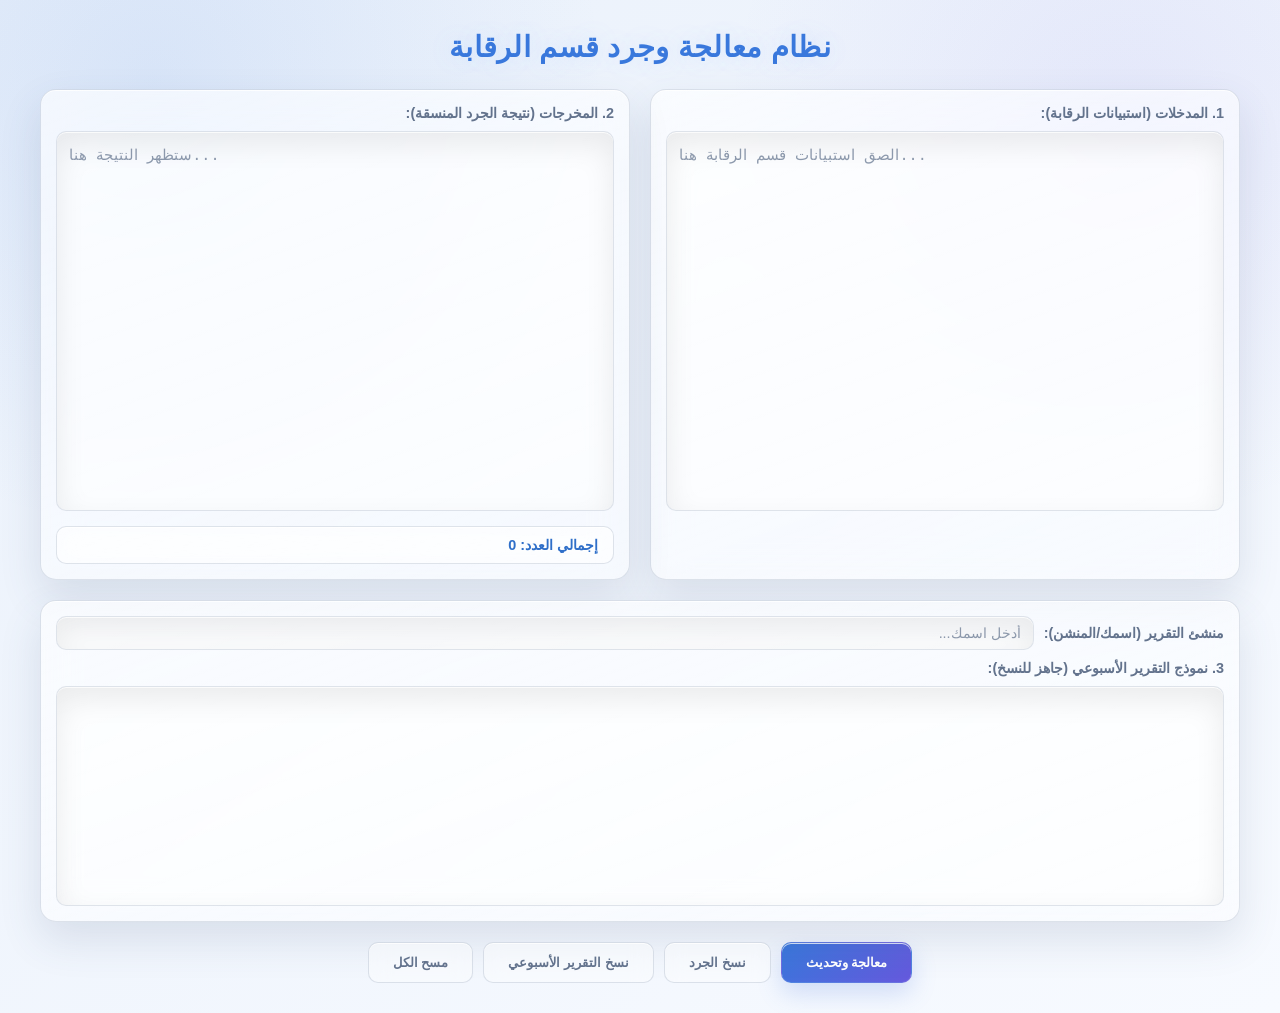
<file: رقابة/RAQABH/index.html>
<!DOCTYPE html>
<html lang="ar" dir="rtl">
<head>
  <meta charset="UTF-8">
  <meta name="viewport" content="width=device-width, initial-scale=1.0">
  <title>نظام جرد تقارير قسم الرقابة</title>
  <style>
    :root {
      --bg-dark: #0f172a;
      --card-bg: #1e293b;
      --accent: #3b82f6;
      --accent-hover: #2563eb;
      --text-main: #f8fafc;
      --text-sub: #94a3b8;
      --border: #334155;
    }

    * { box-sizing: border-box; margin: 0; padding: 0; }
    body {
      font-family: 'Segoe UI', Tahoma, Geneva, Verdana, sans-serif;
      background-color: var(--bg-dark);
      color: var(--text-main);
      padding: 30px 20px;
      min-height: 100vh;
    }

    .wrapper { max-width: 1200px; margin: 0 auto; }
    header { text-align: center; margin-bottom: 25px; }
    header h1 { font-size: 1.8rem; color: #60a5fa; margin-bottom: 8px; }

    .grid {
      display: grid;
      grid-template-columns: 1fr 1fr;
      gap: 20px;
    }
    @media (max-width: 768px) { .grid { grid-template-columns: 1fr; } }

    .box {
      background: var(--card-bg);
      border: 1px solid var(--border);
      border-radius: 12px;
      padding: 15px;
      display: flex;
      flex-direction: column;
    }
    .box label {
      font-size: 0.9rem;
      font-weight: bold;
      margin-bottom: 10px;
      color: var(--text-sub);
    }
    textarea {
      width: 100%;
      height: 380px;
      background: #0f172a;
      border: 1px solid var(--border);
      border-radius: 8px;
      padding: 12px;
      color: var(--text-main);
      font-family: 'Courier New', Courier, monospace;
      font-size: 0.95rem;
      line-height: 1.6;
      resize: none;
      outline: none;
      direction: ltr;
      text-align: left;
    }
    textarea:focus { border-color: var(--accent); }

    .full-width-box { margin-top: 20px; }
    .full-width-box textarea { height: 220px; }

    .input-author {
      margin-bottom: 10px;
      display: flex;
      align-items: center;
      gap: 10px;
    }
    .input-author input {
      background: #0f172a;
      border: 1px solid var(--border);
      border-radius: 6px;
      padding: 8px 12px;
      color: var(--text-main);
      outline: none;
      font-size: 0.9rem;
      flex: 1;
    }
    .input-author input:focus { border-color: var(--accent); }

    .stats-bar {
      margin-top: 15px;
      background: #0f172a;
      border: 1px solid var(--border);
      border-radius: 8px;
      padding: 10px 15px;
      font-size: 0.9rem;
      display: flex;
      flex-direction: column;
      gap: 5px;
    }
    .stats-count { color: #60a5fa; font-weight: bold; }
    .stats-duplicates { color: #f87171; font-weight: bold; }

    .actions {
      display: flex;
      gap: 10px;
      margin-top: 20px;
      justify-content: center;
      flex-wrap: wrap;
    }
    button.action-btn {
      background: var(--accent);
      color: white;
      border: none;
      padding: 12px 24px;
      border-radius: 8px;
      font-weight: bold;
      cursor: pointer;
    }
    button.secondary {
      background: transparent;
      border: 1px solid var(--border);
      color: var(--text-sub);
    }

    .toast {
      position: fixed;
      bottom: 20px;
      left: 50%;
      transform: translateX(-50%) translateY(100px);
      background: #10b981;
      color: white;
      padding: 10px 20px;
      border-radius: 6px;
      font-size: 0.9rem;
      opacity: 0;
      transition: all 0.3s ease;
    }
    .toast.show { transform: translateX(-50%) translateY(0); opacity: 1; }
  
    /* Glass visual skin — appearance only */
    :root {
      color-scheme: dark light;
      --glass-page: #08111f;
      --glass-page-2: #0d1930;
      --glass-surface: rgba(19, 31, 52, 0.72);
      --glass-surface-strong: rgba(12, 23, 41, 0.84);
      --glass-field: rgba(5, 14, 28, 0.72);
      --glass-border: rgba(168, 194, 234, 0.18);
      --glass-border-strong: rgba(122, 168, 255, 0.42);
      --glass-text: #edf5ff;
      --glass-muted: #a9b8cf;
      --glass-accent: #6ea8ff;
      --glass-accent-2: #8a7cff;
      --glass-shadow: 0 18px 50px rgba(0, 0, 0, 0.26);
      --glass-inner: inset 0 1px 0 rgba(255, 255, 255, 0.055);
    }

    body {
      font-family: "Segoe UI Variable", "Segoe UI", Tahoma, Arial, sans-serif;
      background-color: var(--glass-page);
      background-image:
        radial-gradient(circle at 12% 8%, rgba(110, 168, 255, 0.13), transparent 31%),
        radial-gradient(circle at 88% 12%, rgba(138, 124, 255, 0.11), transparent 28%),
        linear-gradient(145deg, var(--glass-page), var(--glass-page-2));
      color: var(--glass-text);
      -webkit-font-smoothing: antialiased;
      text-rendering: optimizeLegibility;
    }

    header h1 {
      color: var(--glass-accent);
      text-shadow: 0 0 26px rgba(110, 168, 255, 0.18);
      letter-spacing: 0.01em;
    }

    .box {
      background: linear-gradient(160deg, rgba(255, 255, 255, 0.075), rgba(255, 255, 255, 0.025));
      border-color: var(--glass-border);
      box-shadow: var(--glass-inner), var(--glass-shadow);
      backdrop-filter: blur(18px) saturate(125%);
      -webkit-backdrop-filter: blur(18px) saturate(125%);
      border-radius: 16px;
    }

    .box label {
      color: var(--glass-muted);
    }

    textarea,
    .input-author input {
      background: var(--glass-field);
      border-color: var(--glass-border);
      color: var(--glass-text);
      box-shadow: var(--glass-inner), inset 0 12px 30px rgba(0, 0, 0, 0.08);
      border-radius: 10px;
      transition: border-color 0.2s ease, box-shadow 0.2s ease, background-color 0.2s ease;
    }

    textarea::placeholder,
    .input-author input::placeholder {
      color: color-mix(in srgb, var(--glass-muted) 72%, transparent);
    }

    textarea:focus,
    .input-author input:focus {
      border-color: var(--glass-accent);
      box-shadow: 0 0 0 3px rgba(110, 168, 255, 0.12), var(--glass-inner);
      background: var(--glass-surface-strong);
    }

    .stats-bar {
      background: rgba(8, 18, 34, 0.58);
      border-color: var(--glass-border);
      box-shadow: var(--glass-inner);
      backdrop-filter: blur(12px);
      -webkit-backdrop-filter: blur(12px);
      border-radius: 10px;
    }

    .stats-count {
      color: #8fc2ff;
    }

    button.action-btn {
      background: linear-gradient(135deg, var(--glass-accent), var(--glass-accent-2));
      border: 1px solid rgba(255, 255, 255, 0.1);
      box-shadow: 0 10px 24px rgba(75, 118, 218, 0.22), var(--glass-inner);
      border-radius: 10px;
      transition: filter 0.2s ease, border-color 0.2s ease, box-shadow 0.2s ease;
    }

    button.action-btn:hover {
      filter: brightness(1.07);
      box-shadow: 0 12px 28px rgba(75, 118, 218, 0.28), var(--glass-inner);
    }

    button.secondary {
      background: rgba(255, 255, 255, 0.045);
      border-color: var(--glass-border);
      color: var(--glass-muted);
      box-shadow: var(--glass-inner);
      backdrop-filter: blur(10px);
      -webkit-backdrop-filter: blur(10px);
    }

    button.secondary:hover {
      border-color: var(--glass-border-strong);
      color: var(--glass-text);
      background: rgba(255, 255, 255, 0.075);
    }

    .toast {
      background: rgba(16, 185, 129, 0.84);
      border: 1px solid rgba(255, 255, 255, 0.13);
      box-shadow: 0 14px 34px rgba(0, 0, 0, 0.24);
      backdrop-filter: blur(14px);
      -webkit-backdrop-filter: blur(14px);
      border-radius: 10px;
    }

    ::selection {
      background: rgba(110, 168, 255, 0.3);
      color: var(--glass-text);
    }

    @media (prefers-color-scheme: light) {
      :root {
        --glass-page: #eaf1fb;
        --glass-page-2: #f7faff;
        --glass-surface: rgba(255, 255, 255, 0.58);
        --glass-surface-strong: rgba(255, 255, 255, 0.78);
        --glass-field: rgba(255, 255, 255, 0.56);
        --glass-border: rgba(65, 89, 126, 0.16);
        --glass-border-strong: rgba(58, 110, 205, 0.42);
        --glass-text: #17243a;
        --glass-muted: #63738d;
        --glass-accent: #3978dc;
        --glass-accent-2: #6659dd;
        --glass-shadow: 0 18px 42px rgba(65, 86, 120, 0.14);
        --glass-inner: inset 0 1px 0 rgba(255, 255, 255, 0.78);
      }

      body {
        background-image:
          radial-gradient(circle at 12% 8%, rgba(57, 120, 220, 0.11), transparent 31%),
          radial-gradient(circle at 88% 12%, rgba(102, 89, 221, 0.09), transparent 28%),
          linear-gradient(145deg, var(--glass-page), var(--glass-page-2));
      }

      .box {
        background: linear-gradient(160deg, rgba(255, 255, 255, 0.68), rgba(255, 255, 255, 0.42));
      }

      .stats-bar {
        background: rgba(255, 255, 255, 0.5);
      }

      .stats-count {
        color: #2f6fc9;
      }

      button.secondary {
        background: rgba(255, 255, 255, 0.42);
      }
    }

    @media (prefers-reduced-motion: reduce) {
      textarea,
      .input-author input,
      button.action-btn,
      button.secondary {
        transition: none;
      }
    }

  </style>
</head>
<body>

  <div class="wrapper">
    <header>
      <h1>نظام معالجة وجرد قسم الرقابة</h1>
    </header>

    <div class="grid">
      <div class="box">
        <label>1. المدخلات (استبيانات الرقابة):</label>
        <textarea id="inputData" placeholder="الصق استبيانات قسم الرقابة هنا..."></textarea>
      </div>
      <div class="box">
        <label>2. المخرجات (نتيجة الجرد المنسقة):</label>
        <textarea id="outputData" placeholder="ستظهر النتيجة هنا..." readonly></textarea>
        <div class="stats-bar">
          <div id="totalCount" class="stats-count">إجمالي العدد: 0</div>
          <div id="duplicateAlert" class="stats-duplicates" style="display: none;"></div>
        </div>
      </div>
    </div>

    <div class="box full-width-box">
      <div class="input-author">
        <label style="margin: 0; min-width: 140px;">منشئ التقرير (اسمك/المنشن):</label>
        <input type="text" id="authorName" placeholder="أدخل اسمك..." oninput="processData()">
      </div>
      <label>3. نموذج التقرير الأسبوعي (جاهز للنسخ):</label>
      <textarea id="reportData" readonly></textarea>
    </div>

    <div class="actions">
      <button class="action-btn" onclick="processData()">معالجة وتحديث</button>
      <button class="action-btn secondary" onclick="copyResult('outputData')">نسخ الجرد</button>
      <button class="action-btn secondary" onclick="copyResult('reportData')">نسخ التقرير الأسبوعي</button>
      <button class="action-btn secondary" onclick="clearAll()">مسح الكل</button>
    </div>
  </div>

  <div id="toast" class="toast">تم النسخ بنجاح!</div>

  <script>
    const OUT_OF_SERVICE_ROLE_ID = "1135000856119496893";
    const OUT_OF_SERVICE_ROLE_MENTION = `<@&${OUT_OF_SERVICE_ROLE_ID}>`;

    function removeFancyFont(text) {
      if (!text) return '';
      let str = text.normalize('NFKD');
      let clean = '';
      for (let i = 0; i < str.length; i++) {
        let code = str.charCodeAt(i);
        if (code >= 0xD835) {
          let codePoint = str.codePointAt(i);
          if (codePoint >= 0x1D400 && codePoint <= 0x1D419) clean += String.fromCharCode(65 + (codePoint - 0x1D400));
          else if (codePoint >= 0x1D41A && codePoint <= 0x1D433) clean += String.fromCharCode(97 + (codePoint - 0x1D41A));
          else if (codePoint >= 0x1D434 && codePoint <= 0x1D44D) clean += String.fromCharCode(65 + (codePoint - 0x1D434));
          else if (codePoint >= 0x1D44E && codePoint <= 0x1D467) clean += String.fromCharCode(97 + (codePoint - 0x1D44E));
          else if (codePoint >= 0x1D468 && codePoint <= 0x1D481) clean += String.fromCharCode(65 + (codePoint - 0x1D468));
          else if (codePoint >= 0x1D482 && codePoint <= 0x1D49B) clean += String.fromCharCode(97 + (codePoint - 0x1D482));
          else if (codePoint >= 0x1D5D4 && codePoint <= 0x1D5ED) clean += String.fromCharCode(65 + (codePoint - 0x1D5D4));
          else if (codePoint >= 0x1D5EE && codePoint <= 0x1D607) clean += String.fromCharCode(97 + (codePoint - 0x1D5EE));
          else if (codePoint >= 0x1D608 && codePoint <= 0x1D621) clean += String.fromCharCode(65 + (codePoint - 0x1D608));
          else if (codePoint >= 0x1D622 && codePoint <= 0x1D63B) clean += String.fromCharCode(97 + (codePoint - 0x1D622));
          else if (codePoint >= 0x1D63C && codePoint <= 0x1D655) clean += String.fromCharCode(65 + (codePoint - 0x1D63C));
          else if (codePoint >= 0x1D656 && codePoint <= 0x1D66F) clean += String.fromCharCode(97 + (codePoint - 0x1D656));
          i++;
        } else {
          clean += str[i];
        }
      }
      return clean.replace(/[\u0300-\u036f]/g, '').trim();
    }

    function cleanAndStandardizeRank(rawRank) {
      if (!rawRank) return '';
      let clean = removeFancyFont(rawRank);
      const standardRanks = [
        "Trusted", "Supervisor", "Mod", "Head Admin", "Super Admin", "Admin",
        "Controller", "Hand of the king", "Pre Master", "Master", "Advisor",
        "Operator", "Marshal", "Manager", "Director", "Executive",
        "President", "Commander", "Mythical", "Colonel", "Boss",
        "Big Boss", "CEO", "Co Founder", "Founder", "Consultant"
      ];
      const lowerClean = clean.toLowerCase();
      for (let rank of standardRanks) {
        if (lowerClean.includes(rank.toLowerCase())) return rank;
      }
      return clean;
    }

    function formatUserMention(rawInput) {
      if (!rawInput) return '';
      const digitMatch = rawInput.match(/\d{17,20}/);
      if (digitMatch) return `<@${digitMatch[0]}>`;
      let clean = rawInput.replace(/[\u200B-\u200D\uFEFF\u200F]/g, '').trim();
      if (!clean.startsWith('@')) {
        clean = '@' + clean;
      }
      return clean;
    }

    function processData() {
      const input = document.getElementById('inputData').value;
      const totalCountElem = document.getElementById('totalCount');
      const duplicateAlertElem = document.getElementById('duplicateAlert');
      const authorName = document.getElementById('authorName').value.trim();

      if (!input.trim()) {
        document.getElementById('outputData').value = '';
        document.getElementById('reportData').value = '';
        totalCountElem.textContent = 'إجمالي العدد: 0';
        duplicateAlertElem.style.display = 'none';
        return;
      }

      const lineSeparator = '`-----------------------------------------------------`';
      let result = `${lineSeparator}\n`;
      let processedCount = 0;
      let userTracker = {};

      let countNew = 0;
      let countOut = 0;
      let countBad = 0;
      let countActive = 0;

      const entries = input.split(/(?=منشن الشخص\s*:)/g);

      entries.forEach((entry) => {
        if (!entry.trim() || !entry.includes('منشن الشخص')) return;

        let data = { userMention: '', rank: '', finalEval: '' };
        const lines = entry.split(/\r?\n/);

        lines.forEach(line => {
          if (!line.includes(':')) return;
          const parts = line.split(':');
          const key = parts[0].trim();
          const val = parts.slice(1).join(':').trim();

          if (key === 'منشن الشخص') {
            data.userMention = val;
          } else if (key === 'الرتبة الادارية' || key === 'الرتبة  الادارية' || key.includes('الرتبة')) {
            data.rank = val;
          } else if (key === 'التقيم النهائي' || key === 'التقييم النهائي') {
            data.finalEval = val;
          }
        });

        if (data.userMention) {
          processedCount++;
          
          let formattedMention = formatUserMention(data.userMention);
          userTracker[formattedMention] = (userTracker[formattedMention] || 0) + 1;

          const cleanRank = cleanAndStandardizeRank(data.rank);
          const evalScope = `${data.finalEval}\n${entry}`;
          const outRoleMentionMatch = evalScope.match(/<@&\d{17,20}>/);
          const hasOutKeyword = evalScope.includes('خارج الخدمة') || evalScope.includes('خارج خدمة');
          const hasRoleMention = /<@&\d{17,20}>/.test(evalScope);
          const hasConfiguredOutRole = evalScope.includes(OUT_OF_SERVICE_ROLE_ID) || evalScope.includes(OUT_OF_SERVICE_ROLE_MENTION);
          const isOutOfService = hasOutKeyword || hasRoleMention || hasConfiguredOutRole;
          let finalRating = data.finalEval || 'سيء';

          if (finalRating.includes('جديد')) {
            countNew++;
          }

          if (isOutOfService) {
            countOut++;
            finalRating = outRoleMentionMatch ? outRoleMentionMatch[0] : OUT_OF_SERVICE_ROLE_MENTION;
          } else if (finalRating.includes('سيء') || finalRating.includes('سئ')) {
            countBad++;
          } else if (['جيد جدا', 'ممتاز', 'ممتاز جدا'].some(r => finalRating.includes(r))) {
            countActive++;
          }

          result += `${formattedMention}\nالتقييم : ${finalRating}\nالرتبة الادارية : ${cleanRank}\n${lineSeparator}\n`;
        }
      });

      document.getElementById('outputData').value = result;
      totalCountElem.textContent = `إجمالي العدد: ${processedCount}`;

      const weeklyReport = `** كم العدد حالي بالقسم: ${processedCount}\n\n` +
        `كم عدد ماخذين اجازة : ${countOut} ( ${countNew}جديد)\n\n` +
        `عدد غير متفاعلين : ${countBad}\n\n` +
        `عدد المتفاعلين بالقسم : ${countActive}\n` +
        `هل يوجد ملاحظة بالقسم او حاب تطور شي من جميع نواحي : لايوجد يعطيكم العافية   \n\n` +
        `تم انشاء التقرير من قبل : ( ${authorName} ) **`;

      document.getElementById('reportData').value = weeklyReport;

      let duplicates = Object.keys(userTracker).filter(key => userTracker[key] > 1);
      if (duplicates.length > 0) {
        duplicateAlertElem.style.display = 'block';
        duplicateAlertElem.innerHTML = `⚠️ تنبيه: يوجد أعضاء مكررين: <br>${duplicates.map(d => `- ${d} (تكرر ${userTracker[d]} مرات)`).join('<br>')}`;
      } else {
        duplicateAlertElem.style.display = 'none';
      }
    }

    function copyResult(elementId) {
      const output = document.getElementById(elementId);
      if (!output.value) return;
      output.select();
      navigator.clipboard.writeText(output.value);
      showToast();
    }

    function clearAll() {
      document.getElementById('inputData').value = '';
      document.getElementById('outputData').value = '';
      document.getElementById('reportData').value = '';
      document.getElementById('authorName').value = '';
      document.getElementById('totalCount').textContent = 'إجمالي العدد: 0';
      document.getElementById('duplicateAlert').style.display = 'none';
    }

    function showToast() {
      const toast = document.getElementById('toast');
      toast.classList.add('show');
      setTimeout(() => toast.classList.remove('show'), 2000);
    }

    document.getElementById('inputData').addEventListener('input', processData);
  </script>
</body>
</html>
</file>
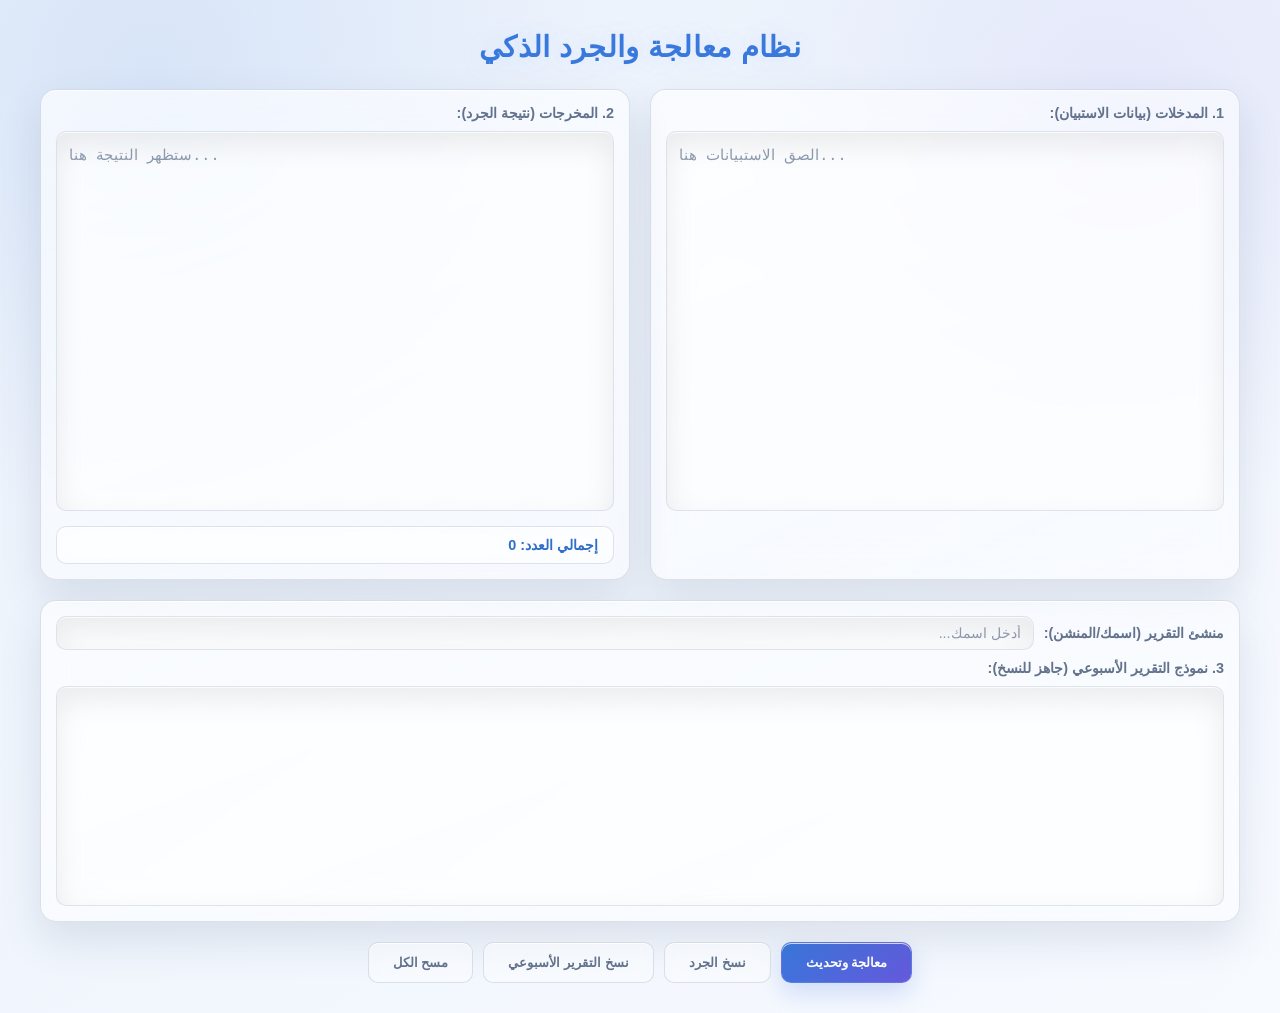
<file: قسم رولز/repo/index.html>
<!DOCTYPE html>
<html lang="ar" dir="rtl">
<head>
  <meta charset="UTF-8">
  <meta name="viewport" content="width=device-width, initial-scale=1.0">
  <title>نظام الجرد والتقارير الذكي</title>
  <style>
    :root {
      --bg-dark: #0f172a;
      --card-bg: #1e293b;
      --accent: #3b82f6;
      --accent-hover: #2563eb;
      --text-main: #f8fafc;
      --text-sub: #94a3b8;
      --border: #334155;
    }

    * { box-sizing: border-box; margin: 0; padding: 0; }
    body {
      font-family: 'Segoe UI', Tahoma, Geneva, Verdana, sans-serif;
      background-color: var(--bg-dark);
      color: var(--text-main);
      padding: 30px 20px;
      min-height: 100vh;
    }

    .wrapper { max-width: 1200px; margin: 0 auto; }
    header { text-align: center; margin-bottom: 25px; }
    header h1 { font-size: 1.8rem; color: #60a5fa; margin-bottom: 8px; }

    .grid {
      display: grid;
      grid-template-columns: 1fr 1fr;
      gap: 20px;
    }
    @media (max-width: 768px) { .grid { grid-template-columns: 1fr; } }

    .box {
      background: var(--card-bg);
      border: 1px solid var(--border);
      border-radius: 12px;
      padding: 15px;
      display: flex;
      flex-direction: column;
    }
    .box label {
      font-size: 0.9rem;
      font-weight: bold;
      margin-bottom: 10px;
      color: var(--text-sub);
    }
    textarea {
      width: 100%;
      height: 380px;
      background: #0f172a;
      border: 1px solid var(--border);
      border-radius: 8px;
      padding: 12px;
      color: var(--text-main);
      font-family: 'Courier New', Courier, monospace;
      font-size: 0.95rem;
      line-height: 1.6;
      resize: none;
      outline: none;
      direction: ltr;
      text-align: left;
    }
    textarea:focus { border-color: var(--accent); }

    .full-width-box { margin-top: 20px; }
    .full-width-box textarea { height: 220px; }

    .input-author {
      margin-bottom: 10px;
      display: flex;
      align-items: center;
      gap: 10px;
    }
    .input-author input {
      background: #0f172a;
      border: 1px solid var(--border);
      border-radius: 6px;
      padding: 8px 12px;
      color: var(--text-main);
      outline: none;
      font-size: 0.9rem;
      flex: 1;
    }
    .input-author input:focus { border-color: var(--accent); }

    .stats-bar {
      margin-top: 15px;
      background: #0f172a;
      border: 1px solid var(--border);
      border-radius: 8px;
      padding: 10px 15px;
      font-size: 0.9rem;
      display: flex;
      flex-direction: column;
      gap: 5px;
    }
    .stats-count { color: #60a5fa; font-weight: bold; }
    .stats-duplicates { color: #f87171; font-weight: bold; }

    .actions {
      display: flex;
      gap: 10px;
      margin-top: 20px;
      justify-content: center;
      flex-wrap: wrap;
    }
    button.action-btn {
      background: var(--accent);
      color: white;
      border: none;
      padding: 12px 24px;
      border-radius: 8px;
      font-weight: bold;
      cursor: pointer;
    }
    button.secondary {
      background: transparent;
      border: 1px solid var(--border);
      color: var(--text-sub);
    }

    .toast {
      position: fixed;
      bottom: 20px;
      left: 50%;
      transform: translateX(-50%) translateY(100px);
      background: #10b981;
      color: white;
      padding: 10px 20px;
      border-radius: 6px;
      font-size: 0.9rem;
      opacity: 0;
      transition: all 0.3s ease;
    }
    .toast.show { transform: translateX(-50%) translateY(0); opacity: 1; }
  
    /* Glass visual skin — appearance only */
    :root {
      color-scheme: dark light;
      --glass-page: #08111f;
      --glass-page-2: #0d1930;
      --glass-surface: rgba(19, 31, 52, 0.72);
      --glass-surface-strong: rgba(12, 23, 41, 0.84);
      --glass-field: rgba(5, 14, 28, 0.72);
      --glass-border: rgba(168, 194, 234, 0.18);
      --glass-border-strong: rgba(122, 168, 255, 0.42);
      --glass-text: #edf5ff;
      --glass-muted: #a9b8cf;
      --glass-accent: #6ea8ff;
      --glass-accent-2: #8a7cff;
      --glass-shadow: 0 18px 50px rgba(0, 0, 0, 0.26);
      --glass-inner: inset 0 1px 0 rgba(255, 255, 255, 0.055);
    }

    body {
      font-family: "Segoe UI Variable", "Segoe UI", Tahoma, Arial, sans-serif;
      background-color: var(--glass-page);
      background-image:
        radial-gradient(circle at 12% 8%, rgba(110, 168, 255, 0.13), transparent 31%),
        radial-gradient(circle at 88% 12%, rgba(138, 124, 255, 0.11), transparent 28%),
        linear-gradient(145deg, var(--glass-page), var(--glass-page-2));
      color: var(--glass-text);
      -webkit-font-smoothing: antialiased;
      text-rendering: optimizeLegibility;
    }

    header h1 {
      color: var(--glass-accent);
      text-shadow: 0 0 26px rgba(110, 168, 255, 0.18);
      letter-spacing: 0.01em;
    }

    .box {
      background: linear-gradient(160deg, rgba(255, 255, 255, 0.075), rgba(255, 255, 255, 0.025));
      border-color: var(--glass-border);
      box-shadow: var(--glass-inner), var(--glass-shadow);
      backdrop-filter: blur(18px) saturate(125%);
      -webkit-backdrop-filter: blur(18px) saturate(125%);
      border-radius: 16px;
    }

    .box label {
      color: var(--glass-muted);
    }

    textarea,
    .input-author input {
      background: var(--glass-field);
      border-color: var(--glass-border);
      color: var(--glass-text);
      box-shadow: var(--glass-inner), inset 0 12px 30px rgba(0, 0, 0, 0.08);
      border-radius: 10px;
      transition: border-color 0.2s ease, box-shadow 0.2s ease, background-color 0.2s ease;
    }

    textarea::placeholder,
    .input-author input::placeholder {
      color: color-mix(in srgb, var(--glass-muted) 72%, transparent);
    }

    textarea:focus,
    .input-author input:focus {
      border-color: var(--glass-accent);
      box-shadow: 0 0 0 3px rgba(110, 168, 255, 0.12), var(--glass-inner);
      background: var(--glass-surface-strong);
    }

    .stats-bar {
      background: rgba(8, 18, 34, 0.58);
      border-color: var(--glass-border);
      box-shadow: var(--glass-inner);
      backdrop-filter: blur(12px);
      -webkit-backdrop-filter: blur(12px);
      border-radius: 10px;
    }

    .stats-count {
      color: #8fc2ff;
    }

    button.action-btn {
      background: linear-gradient(135deg, var(--glass-accent), var(--glass-accent-2));
      border: 1px solid rgba(255, 255, 255, 0.1);
      box-shadow: 0 10px 24px rgba(75, 118, 218, 0.22), var(--glass-inner);
      border-radius: 10px;
      transition: filter 0.2s ease, border-color 0.2s ease, box-shadow 0.2s ease;
    }

    button.action-btn:hover {
      filter: brightness(1.07);
      box-shadow: 0 12px 28px rgba(75, 118, 218, 0.28), var(--glass-inner);
    }

    button.secondary {
      background: rgba(255, 255, 255, 0.045);
      border-color: var(--glass-border);
      color: var(--glass-muted);
      box-shadow: var(--glass-inner);
      backdrop-filter: blur(10px);
      -webkit-backdrop-filter: blur(10px);
    }

    button.secondary:hover {
      border-color: var(--glass-border-strong);
      color: var(--glass-text);
      background: rgba(255, 255, 255, 0.075);
    }

    .toast {
      background: rgba(16, 185, 129, 0.84);
      border: 1px solid rgba(255, 255, 255, 0.13);
      box-shadow: 0 14px 34px rgba(0, 0, 0, 0.24);
      backdrop-filter: blur(14px);
      -webkit-backdrop-filter: blur(14px);
      border-radius: 10px;
    }

    ::selection {
      background: rgba(110, 168, 255, 0.3);
      color: var(--glass-text);
    }

    @media (prefers-color-scheme: light) {
      :root {
        --glass-page: #eaf1fb;
        --glass-page-2: #f7faff;
        --glass-surface: rgba(255, 255, 255, 0.58);
        --glass-surface-strong: rgba(255, 255, 255, 0.78);
        --glass-field: rgba(255, 255, 255, 0.56);
        --glass-border: rgba(65, 89, 126, 0.16);
        --glass-border-strong: rgba(58, 110, 205, 0.42);
        --glass-text: #17243a;
        --glass-muted: #63738d;
        --glass-accent: #3978dc;
        --glass-accent-2: #6659dd;
        --glass-shadow: 0 18px 42px rgba(65, 86, 120, 0.14);
        --glass-inner: inset 0 1px 0 rgba(255, 255, 255, 0.78);
      }

      body {
        background-image:
          radial-gradient(circle at 12% 8%, rgba(57, 120, 220, 0.11), transparent 31%),
          radial-gradient(circle at 88% 12%, rgba(102, 89, 221, 0.09), transparent 28%),
          linear-gradient(145deg, var(--glass-page), var(--glass-page-2));
      }

      .box {
        background: linear-gradient(160deg, rgba(255, 255, 255, 0.68), rgba(255, 255, 255, 0.42));
      }

      .stats-bar {
        background: rgba(255, 255, 255, 0.5);
      }

      .stats-count {
        color: #2f6fc9;
      }

      button.secondary {
        background: rgba(255, 255, 255, 0.42);
      }
    }

    @media (prefers-reduced-motion: reduce) {
      textarea,
      .input-author input,
      button.action-btn,
      button.secondary {
        transition: none;
      }
    }

  </style>
</head>
<body>

  <div class="wrapper">
    <header>
      <h1>نظام معالجة والجرد الذكي</h1>
    </header>

    <div class="grid">
      <div class="box">
        <label>1. المدخلات (بيانات الاستبيان):</label>
        <textarea id="inputData" placeholder="الصق الاستبيانات هنا..."></textarea>
      </div>
      <div class="box">
        <label>2. المخرجات (نتيجة الجرد):</label>
        <textarea id="outputData" placeholder="ستظهر النتيجة هنا..." readonly></textarea>
        <div class="stats-bar">
          <div id="totalCount" class="stats-count">إجمالي العدد: 0</div>
          <div id="duplicateAlert" class="stats-duplicates" style="display: none;"></div>
        </div>
      </div>
    </div>

    <div class="box full-width-box">
      <div class="input-author">
        <label style="margin: 0; min-width: 140px;">منشئ التقرير (اسمك/المنشن):</label>
        <input type="text" id="authorName" placeholder="أدخل اسمك..." oninput="processData()">
      </div>
      <label>3. نموذج التقرير الأسبوعي (جاهز للنسخ):</label>
      <textarea id="reportData" readonly></textarea>
    </div>

    <div class="actions">
      <button class="action-btn" onclick="processData()">معالجة وتحديث</button>
      <button class="action-btn secondary" onclick="copyResult('outputData')">نسخ الجرد</button>
      <button class="action-btn secondary" onclick="copyResult('reportData')">نسخ التقرير الأسبوعي</button>
      <button class="action-btn secondary" onclick="clearAll()">مسح الكل</button>
    </div>
  </div>

  <div id="toast" class="toast">تم النسخ بنجاح!</div>

  <script>
    const OUT_OF_SERVICE_ROLE_ID = "1135000856043995233";
    const OUT_OF_SERVICE_ROLE_MENTION = `<@&${OUT_OF_SERVICE_ROLE_ID}>`;

    function removeFancyFont(text) {
      if (!text) return '';
      let str = text.normalize('NFKD');
      let clean = '';
      for (let i = 0; i < str.length; i++) {
        let code = str.charCodeAt(i);
        if (code >= 0xD835) {
          let codePoint = str.codePointAt(i);
          if (codePoint >= 0x1D400 && codePoint <= 0x1D419) clean += String.fromCharCode(65 + (codePoint - 0x1D400));
          else if (codePoint >= 0x1D41A && codePoint <= 0x1D433) clean += String.fromCharCode(97 + (codePoint - 0x1D41A));
          else if (codePoint >= 0x1D434 && codePoint <= 0x1D44D) clean += String.fromCharCode(65 + (codePoint - 0x1D434));
          else if (codePoint >= 0x1D44E && codePoint <= 0x1D467) clean += String.fromCharCode(97 + (codePoint - 0x1D44E));
          else if (codePoint >= 0x1D468 && codePoint <= 0x1D481) clean += String.fromCharCode(65 + (codePoint - 0x1D468));
          else if (codePoint >= 0x1D482 && codePoint <= 0x1D49B) clean += String.fromCharCode(97 + (codePoint - 0x1D482));
          else if (codePoint >= 0x1D5D4 && codePoint <= 0x1D5ED) clean += String.fromCharCode(65 + (codePoint - 0x1D5D4));
          else if (codePoint >= 0x1D5EE && codePoint <= 0x1D607) clean += String.fromCharCode(97 + (codePoint - 0x1D5EE));
          else if (codePoint >= 0x1D608 && codePoint <= 0x1D621) clean += String.fromCharCode(65 + (codePoint - 0x1D608));
          else if (codePoint >= 0x1D622 && codePoint <= 0x1D63B) clean += String.fromCharCode(97 + (codePoint - 0x1D622));
          else if (codePoint >= 0x1D63C && codePoint <= 0x1D655) clean += String.fromCharCode(65 + (codePoint - 0x1D63C));
          else if (codePoint >= 0x1D656 && codePoint <= 0x1D66F) clean += String.fromCharCode(97 + (codePoint - 0x1D656));
          i++;
        } else {
          clean += str[i];
        }
      }
      return clean.replace(/[\u0300-\u036f]/g, '').trim();
    }

    function cleanAndStandardizeRank(rawRank) {
      if (!rawRank) return '';
      let clean = removeFancyFont(rawRank);
      const standardRanks = [
        "Supervisor", "Mod", "Super Admin", "Head Admin", "Admin",
        "Controller", "Hand of the king", "Pre Master", "Master", "Advisor",
        "Operator", "Marshal", "Manager", "Director", "Executive",
        "President", "Commander", "Mythical", "Colonel", "Boss",
        "Big Boss", "CEO", "Co Founder", "Founder", "Consultant"
      ];
      const lowerClean = clean.toLowerCase();
      for (let rank of standardRanks) {
        if (lowerClean.includes(rank.toLowerCase())) return rank;
      }
      return clean;
    }

    function formatUserMention(rawInputId) {
      if (!rawInputId) return '';
      const digitMatch = rawInputId.match(/\d{17,20}/);
      if (digitMatch) return `<@${digitMatch[0]}>`;
      let clean = rawInputId.replace(/[\u200B-\u200D\uFEFF\u200F]/g, '').replace(/@+/g, '').trim();
      return `<@${clean}>`;
    }

    function extractRoleMention(text) {
      if (!text) return '';
      const match = text.match(/<@&\d{17,20}>/);
      return match ? match[0] : '';
    }

    function getOutOfServiceStatus(finalEval, rawEval) {
      const importantFields = [finalEval || '', rawEval || ''];
      const combinedText = importantFields.join(' ');
      const lowerText = combinedText.toLowerCase();
      const mentionFromFinal = extractRoleMention(finalEval);
      const mentionFromRaw = extractRoleMention(rawEval);
      const detectedMention = mentionFromFinal || mentionFromRaw;

      const hasOutOfServiceText = lowerText.includes('خارج الخدمة') || lowerText.includes('خارج خدمة');
      const hasRoleMention = !!detectedMention;
      const hasConfiguredRole = importantFields.some(field => field.includes(OUT_OF_SERVICE_ROLE_ID) || field.includes(OUT_OF_SERVICE_ROLE_MENTION));

      if (hasOutOfServiceText || hasRoleMention || hasConfiguredRole) {
        return {
          isOutOfService: true,
          roleMention: detectedMention || OUT_OF_SERVICE_ROLE_MENTION
        };
      }

      return { isOutOfService: false, roleMention: '' };
    }

    function processData() {
      const input = document.getElementById('inputData').value;
      const totalCountElem = document.getElementById('totalCount');
      const duplicateAlertElem = document.getElementById('duplicateAlert');
      const authorName = document.getElementById('authorName').value.trim();

      if (!input.trim()) {
        document.getElementById('outputData').value = '';
        document.getElementById('reportData').value = '';
        totalCountElem.textContent = 'إجمالي العدد: 0';
        duplicateAlertElem.style.display = 'none';
        return;
      }

      const lineSeparator = '`-----------------------------------------------------`';
      let result = `${lineSeparator}\n`;
      let processedCount = 0;
      let idTracker = {};

      let countNew = 0;
      let countOut = 0;
      let countBad = 0;
      let countActive = 0;

      const entries = input.split(/(?=الايدي\s*:)/g);

      entries.forEach((entry) => {
        if (!entry.trim()) return;

        let data = { id: '', rank: '', finalEval: '', rawEval: '' };
        const lines = entry.split(/\r?\n/);

        lines.forEach(line => {
          if (!line.includes(':')) return;
          const parts = line.split(':');
          const key = parts[0].trim();
          const val = parts.slice(1).join(':').trim();

          if (key.includes('الايدي')) data.id = val;
          else if (key.includes('الرتبة الادارية') || key.includes('الرتبة')) data.rank = val;
          else if (key.includes('التقيم النهائي') || key.includes('التقييم النهائي')) data.finalEval = val;
          else if (key === 'التقييم' || key === 'التقيم') data.rawEval = val;
        });

        if (data.id) {
          processedCount++;

          let rawKey = data.id.replace(/[^0-9]/g, '');
          if (rawKey) idTracker[rawKey] = (idTracker[rawKey] || 0) + 1;

          const cleanRank = cleanAndStandardizeRank(data.rank);
          let finalRating = data.finalEval || data.rawEval || 'سيء';
          const outOfServiceStatus = getOutOfServiceStatus(data.finalEval, data.rawEval);

          if (finalRating.includes('جديد')) {
            countNew++;
          }

          if (outOfServiceStatus.isOutOfService || finalRating.includes('إجازة')) {
            countOut++;
            finalRating = outOfServiceStatus.roleMention || OUT_OF_SERVICE_ROLE_MENTION;
          } else if (finalRating.includes('سيء') || finalRating.includes('سئ')) {
            countBad++;
          } else if (['جيد جدا', 'ممتاز', 'ممتاز جدا'].some(r => finalRating.includes(r))) {
            countActive++;
          }

          let formattedMention = formatUserMention(data.id);
          result += `${formattedMention}\nالتقييم : ${finalRating}\nالرتبة الادارية : ${cleanRank}\n${lineSeparator}\n`;
        }
      });

      document.getElementById('outputData').value = result;
      totalCountElem.textContent = `إجمالي العدد: ${processedCount}`;

      const weeklyReport = `** كم العدد حالي بالقسم: ${processedCount}\n\n` +
        `كم عدد ماخذين اجازة : ${countOut} ( ${countNew}جديد)\n\n` +
        `عدد غير متفاعلين : ${countBad}\n\n` +
        `عدد المتفاعلين بالقسم : ${countActive}\n` +
        `هل يوجد ملاحظة بالقسم او حاب تطور شي من جميع نواحي : لايوجد يعطيكم العافية   \n\n` +
        `تم انشاء التقرير من قبل : ( ${authorName} ) **`;

      document.getElementById('reportData').value = weeklyReport;

      let duplicates = Object.keys(idTracker).filter(key => idTracker[key] > 1);
      if (duplicates.length > 0) {
        duplicateAlertElem.style.display = 'block';
        duplicateAlertElem.innerHTML = `⚠️ تنبيه: يوجد IDs مكررة: <br>${duplicates.map(d => `- ${d} (تكرر ${idTracker[d]} مرات)`).join('<br>')}`;
      } else {
        duplicateAlertElem.style.display = 'none';
      }
    }

    function copyResult(elementId) {
      const output = document.getElementById(elementId);
      if (!output.value) return;
      output.select();
      navigator.clipboard.writeText(output.value);
      showToast();
    }

    function clearAll() {
      document.getElementById('inputData').value = '';
      document.getElementById('outputData').value = '';
      document.getElementById('reportData').value = '';
      document.getElementById('authorName').value = '';
      document.getElementById('totalCount').textContent = 'إجمالي العدد: 0';
      document.getElementById('duplicateAlert').style.display = 'none';
    }

    function showToast() {
      const toast = document.getElementById('toast');
      toast.classList.add('show');
      setTimeout(() => toast.classList.remove('show'), 2000);
    }

    document.getElementById('inputData').addEventListener('input', processData);
  </script>
</body>
</html>
</file>
<file: assets/css/theme.css>
:root {
  --bg: #f3f6fb;
  --panel: #ffffff;
  --panel-alt: #eef3fb;
  --sidebar: #1f2430;
  --sidebar-soft: #2a3344;
  --sidebar-border: rgba(255, 255, 255, 0.08);
  --primary: #2f6fed;
  --primary-soft: rgba(47, 111, 237, 0.12);
  --text: #1e293b;
  --text-soft: #64748b;
  --success: #18a957;
  --warning: #f6b100;
  --danger: #e63946;
  --shadow: 0 10px 26px rgba(15, 23, 42, 0.08);
}

html, body {
  margin: 0;
  padding: 0;
  background: var(--bg);
  color: var(--text);
  font-family: "Tajawal", "Segoe UI Variable", "Segoe UI", Tahoma, Arial, sans-serif;
}

button, input, select, textarea {
  font: inherit;
}
</file>
<file: assets/css/dashboard.css>
:root {
  --shell-bg: #060d1a;
  --panel-light: #111a2d;
  --panel-soft: #0f172a;
  --panel-strong: #17233a;
  --dark-panel: #101a2d;
  --dark-panel-2: #0f172a;
  --dark-panel-3: #16263d;
  --dark-border: rgba(148, 163, 184, 0.2);
  --sidebar-dark: #0d1727;
  --sidebar-dark-2: #111d2f;
  --text-main: #e5edf9;
  --text-soft: #a5b5d1;
  --text-dark: #e5edf9;
  --text-muted: #8ea3c2;
  --blue: #4f8ef7;
  --blue-strong: #2d6fe9;
  --green: #21c55d;
  --shadow: 0 18px 32px rgba(2, 6, 23, 0.45);
  --module-accent: #b88af8;
  --module-accent-soft: rgba(184, 138, 248, 0.18);
}

* { box-sizing: border-box; }

html, body {
  margin: 0;
  padding: 0;
  background: var(--shell-bg);
  font-family: "Tajawal", "Tahoma", "Segoe UI", sans-serif;
  color: var(--text-dark);
}

body {
  min-height: 100vh;
  overflow-x: hidden;
}

button, input, textarea {
  font: inherit;
}

.app-shell {
  display: flex;
  width: 100%;
  min-height: 100vh;
  background: #0f172a;
}

.sidebar {
  width: 270px;
  background: linear-gradient(180deg, var(--sidebar-dark) 0%, var(--sidebar-dark-2) 100%);
  color: var(--text-main);
  padding: 24px 14px 16px;
  box-shadow: 8px 0 16px rgba(15, 23, 42, 0.18);
  transition: transform 0.25s ease, opacity 0.25s ease;
  z-index: 30;
}

.brand {
  display: flex;
  align-items: center;
  gap: 12px;
  padding: 8px 8px 20px;
  border-bottom: 1px solid rgba(255, 255, 255, 0.06);
  margin-bottom: 18px;
}

.brand-mark {
  width: 34px;
  height: 34px;
  border-radius: 12px;
  background: linear-gradient(135deg, #5fa4ff, #2d6fe9);
  display: grid;
  place-items: center;
  font-weight: 700;
  font-size: 0.9rem;
  color: white;
}

.balance-module .balance-description {
  color: var(--text-muted);
  margin: 0 0 18px;
  text-align: right;
}

.balance-grid {
  display: grid;
  grid-template-columns: repeat(2, minmax(0, 1fr));
  gap: 16px;
}

.balance-card {
  min-width: 0;
}

.balance-module textarea {
  min-height: 220px;
  direction: ltr;
  text-align: left;
}

.balance-missing-card {
  margin-top: 16px;
}

.balance-missing-members {
  min-height: 170px !important;
  border-color: rgba(248, 113, 113, 0.45) !important;
}

.balance-missing-count {
  color: #f87171;
  font-weight: 700;
}

@media (max-width: 760px) {
  .balance-grid {
    grid-template-columns: 1fr;
  }
}

.brand h2 {
  margin: 0;
  font-size: 1rem;
  font-weight: 700;
  color: var(--text-main);
}

.brand small {
  color: rgba(255,255,255,0.68);
  font-size: 0.7rem;
}

.menu {
  display: flex;
  flex-direction: column;
  gap: 10px;
}

.nav-item {
  border: 1px solid transparent;
  background: transparent;
  color: rgba(255, 255, 255, 0.9);
  display: flex;
  align-items: center;
  justify-content: space-between;
  gap: 10px;
  width: 100%;
  padding: 12px 12px;
  border-radius: 12px;
  text-align: right;
  cursor: pointer;
  transition: all 0.2s ease;
  font-weight: 600;
  letter-spacing: 0.2px;
}

.nav-item:hover {
  background: rgba(255,255,255,0.04);
  transform: translateX(-2px);
}

.nav-item[data-module="events"] { --nav-accent: #9b59b6; --nav-accent-soft: rgba(155, 89, 182, 0.15); }
.nav-item[data-module="interviews"] { --nav-accent: #3498db; --nav-accent-soft: rgba(52, 152, 219, 0.15); }
.nav-item[data-module="raqabh"] { --nav-accent: #f1c40f; --nav-accent-soft: rgba(241, 196, 15, 0.15); }
.nav-item[data-module="roles"] { --nav-accent: #34495e; --nav-accent-soft: rgba(52, 73, 94, 0.2); }
.nav-item[data-module="scenario"] { --nav-accent: #2ecc71; --nav-accent-soft: rgba(46, 204, 113, 0.15); }
.nav-item[data-module="ban"] { --nav-accent: #e74c3c; --nav-accent-soft: rgba(231, 76, 60, 0.15); }

.nav-item.active {
  background: linear-gradient(180deg, var(--nav-accent-soft), rgba(255,255,255,0.04));
  border-color: color-mix(in srgb, var(--nav-accent) 70%, white 30%);
  box-shadow: inset 0 0 0 1px rgba(255,255,255,0.06), 0 0 0 1px var(--nav-accent-soft);
}

.nav-item.active .nav-icon,
.nav-item.active span:last-child {
  color: var(--nav-accent);
}

.nav-item:hover {
  border-color: rgba(255,255,255,0.12);
  background: linear-gradient(90deg, var(--nav-accent-soft), rgba(255,255,255,0.02));
}

.nav-item:hover .nav-icon,
.nav-item:hover span:last-child {
  color: var(--nav-accent);
}

.nav-icon {
  display: inline-flex;
  align-items: center;
  justify-content: center;
  width: 18px;
  font-size: 0.75rem;
  color: #b8cdf8;
}

.main-panel {
  flex: 1;
  min-width: 0;
  display: flex;
  flex-direction: column;
  background: #0f172a;
}

.topbar {
  height: 72px;
  background: linear-gradient(180deg, rgba(13, 22, 36, 0.96), rgba(10, 17, 28, 0.96));
  border-bottom: 1px solid rgba(148, 163, 184, 0.18);
  display: flex;
  align-items: center;
  justify-content: center;
  padding: 0 26px;
  position: relative;
  box-shadow: 0 10px 22px rgba(2, 6, 23, 0.18);
}

.topbar-title {
  flex: 1;
  display: flex;
  justify-content: center;
  align-items: center;
}

.topbar-title h1 {
  margin: 0;
  font-size: clamp(1rem, 1.7vw, 1.5rem);
  color: #f8fafc;
  font-weight: 800;
  letter-spacing: 0.3px;
  text-shadow: 0 2px 16px rgba(184, 138, 248, 0.45);
}

.content-panel {
  flex: 1;
  padding: 18px;
  background: #0f172a;
  overflow: hidden;
  min-height: calc(100vh - 72px);
}

.content-frame-wrap {
  width: 100%;
  height: 100%;
  border-radius: 14px;
  overflow: auto;
  background: #0b1324;
  border: 1px solid rgba(148, 163, 184, 0.18);
  box-shadow: inset 0 0 0 1px rgba(255,255,255,0.02);
}

.module-content {
  width: 100%;
  min-height: 100%;
  background: #0b1324;
  overflow: hidden;
}

.module-content > * {
  width: 100%;
}

.mobile-menu-toggle {
  display: none;
  width: 42px;
  height: 42px;
  border: 1px solid rgba(148, 163, 184, 0.28);
  border-radius: 10px;
  background: #eef2f8;
  align-items: center;
  justify-content: center;
  flex-direction: column;
  gap: 4px;
  cursor: pointer;
  padding: 0;
  margin-left: 8px;
  box-shadow: 0 2px 8px rgba(15, 23, 42, 0.06);
}

.mobile-menu-toggle span {
  display: block;
  width: 18px;
  height: 2.5px;
  border-radius: 999px;
  background: #1f2937;
}

.mobile-backdrop {
  position: fixed;
  inset: 0;
  background: rgba(15, 23, 42, 0.45);
  opacity: 0;
  pointer-events: none;
  transition: opacity 0.25s ease;
  z-index: 20;
}

body.menu-open .mobile-backdrop {
  opacity: 1;
  pointer-events: auto;
}

.module-shell {
  padding: 18px 18px 20px;
  background: #0b1324;
  color: var(--text-main);
  min-height: 100%;
}

.module-header {
  text-align: center;
  margin-bottom: 18px;
}

.module-header h1 {
  margin: 0;
  color: var(--module-accent);
  font-size: clamp(1.4rem, 2vw, 2.1rem);
  line-height: 1.5;
}

.module-subtabs {
  display: flex;
  flex-wrap: wrap;
  gap: 10px;
  padding: 8px;
  border-radius: 14px;
  background: rgba(15, 23, 42, 0.8);
  border: 1px solid rgba(255,255,255,0.06);
  margin-bottom: 18px;
}

.subtab-btn {
  flex: 1 1 180px;
  border: 1px solid rgba(255,255,255,0.06);
  background: rgba(148, 163, 184, 0.05);
  color: #dfe8ff;
  border-radius: 10px;
  padding: 10px 12px;
  cursor: pointer;
  font-weight: 700;
  transition: 0.2s ease;
}

.subtab-btn.active {
  background: var(--module-accent-soft);
  border-color: color-mix(in srgb, var(--module-accent) 70%, white 30%);
  color: var(--module-accent);
  box-shadow: inset 0 0 0 1px rgba(255,255,255,0.05);
}

.subtab-panel {
  display: none;
}

.subtab-panel.active {
  display: block;
}

.module-grid {
  display: grid;
  grid-template-columns: repeat(2, minmax(0, 1fr));
  gap: 18px;
  align-items: stretch;
}

.module-card {
  background: rgba(30, 41, 59, 0.9);
  border: 1px solid rgba(148, 163, 184, 0.25);
  border-radius: 16px;
  padding: 16px;
  display: flex;
  flex-direction: column;
  min-height: 240px;
}

.module-card label {
  font-size: 0.92rem;
  font-weight: 700;
  color: #cbd5e1;
  margin-bottom: 10px;
}

.module-card textarea,
.module-card input {
  width: 100%;
  background: rgba(4, 13, 21, 0.9);
  border: 1px solid rgba(148, 163, 184, 0.28);
  border-radius: 10px;
  padding: 12px 14px;
  color: #e2e8f0;
  font-size: 0.95rem;
  line-height: 1.6;
  resize: vertical;
  outline: none;
  transition: border-color 0.2s ease, box-shadow 0.2s ease, background 0.2s ease;
}

.module-card textarea {
  min-height: 230px;
  font-family: 'Courier New', Courier, monospace;
  direction: ltr;
  text-align: left;
}

.module-card textarea:focus,
.module-card input:focus {
  border-color: var(--module-accent);
  box-shadow: 0 0 0 3px var(--module-accent-soft);
  background: rgba(4, 13, 21, 1);
}

.module-card.full-width {
  margin-top: 18px;
  min-height: auto;
}

.module-card.full-width textarea {
  min-height: 180px;
}

.event-member-lists {
  display: grid;
  grid-template-columns: repeat(3, minmax(0, 1fr));
  gap: 14px;
}

.department-member-lists {
  display: grid;
  grid-template-columns: repeat(3, minmax(0, 1fr));
  gap: 14px;
}

.event-member-lists label {
  margin-bottom: 0;
}

.event-member-lists textarea {
  min-height: 230px;
}

.row-input {
  display: flex;
  align-items: center;
  gap: 12px;
  margin-bottom: 12px;
  flex-wrap: wrap;
}

.row-input label {
  min-width: 160px;
  margin: 0;
}

.row-input input {
  flex: 1 1 220px;
}

.stats-bar {
  margin-top: 14px;
  background: rgba(15, 23, 42, 0.8);
  border: 1px solid rgba(148, 163, 184, 0.22);
  border-radius: 10px;
  padding: 10px 12px;
  color: #e2e8f0;
  font-size: 0.9rem;
}

.stats-count {
  color: #7dd3fc;
  font-weight: 700;
}

.stats-duplicates {
  color: #fca5a5;
  font-weight: 700;
  margin-top: 6px;
}

.module-actions {
  margin-top: 20px;
  display: flex;
  flex-wrap: wrap;
  justify-content: center;
  gap: 12px;
}

.module-actions button,
.mini-form-actions button {
  border: none;
  border-radius: 10px;
  padding: 12px 20px;
  font-weight: 700;
  cursor: pointer;
  transition: transform 0.2s ease, opacity 0.2s ease;
}

.module-actions button:hover,
.mini-form-actions button:hover {
  transform: translateY(-1px);
}

.module-actions .primary,
.mini-form-actions .primary {
  background: linear-gradient(135deg, var(--module-accent), color-mix(in srgb, var(--module-accent) 68%, white 32%));
  color: #fff;
}

.module-actions .secondary {
  background: transparent;
  border: 1px solid rgba(148, 163, 184, 0.28);
  color: #dfe9ff;
}

.mini-form-card {
  background: linear-gradient(180deg, rgba(17, 24, 39, 0.96), rgba(9, 16, 28, 0.96));
  border: 1px solid rgba(148, 163, 184, 0.2);
  border-radius: 18px;
  padding: 18px 16px 16px;
  display: flex;
  flex-direction: column;
  gap: 14px;
  min-height: 220px;
  box-shadow: inset 0 1px 0 rgba(255,255,255,0.04), 0 16px 30px rgba(2, 6, 23, 0.2);
}

.mini-form-card h3 {
  margin: 0;
  color: #f4d9ff;
  font-size: 1.1rem;
  font-weight: 800;
  letter-spacing: 0.2px;
}

.mini-form-card textarea {
  width: 100%;
  min-height: 180px;
  resize: vertical;
  background: rgba(2, 6, 23, 0.88);
  border: 1px solid rgba(148, 163, 184, 0.18);
  border-radius: 12px;
  padding: 12px 14px;
  color: #e2e8f0;
  font-size: 0.95rem;
  direction: rtl;
  outline: none;
  box-shadow: inset 0 0 0 1px rgba(255,255,255,0.02);
}

.mini-form-card textarea:focus {
  border-color: var(--module-accent);
  box-shadow: 0 0 0 3px var(--module-accent-soft), inset 0 0 0 1px rgba(255,255,255,0.02);
}

.points-layout {
  display: grid;
  grid-template-columns: repeat(2, minmax(0, 1fr));
  gap: 14px;
  margin-top: 2px;
}

.points-layout textarea {
  min-height: 220px;
}

.accounting-grid {
  display: grid;
  grid-template-columns: repeat(2, minmax(0, 1fr));
  gap: 14px;
}

.accounting-box {
  display: flex;
  flex-direction: column;
  gap: 10px;
  background: rgba(15, 23, 42, 0.7);
  border: 1px solid rgba(148, 163, 184, 0.18);
  border-radius: 14px;
  padding: 12px;
  box-shadow: inset 0 1px 0 rgba(255,255,255,0.03);
}

.accounting-box label {
  color: #f3d4ff;
  font-weight: 700;
}

.accounting-box textarea {
  min-height: 180px;
}

.mini-form-actions {
  display: flex;
  justify-content: center;
  gap: 12px;
  flex-wrap: wrap;
}

.mini-form-actions button,
.accounting-box button {
  min-width: 150px;
  padding: 10px 16px;
  border-radius: 10px;
  font-weight: 800;
  letter-spacing: 0.2px;
  box-shadow: 0 8px 16px rgba(149, 76, 233, 0.16);
  border: 1px solid rgba(255,255,255,0.06);
}

.accounting-box button {
  margin-top: 4px;
}

.action-copy-demote {
  background: linear-gradient(135deg, #f59e0b, #f97316);
  color: #fff;
  box-shadow: 0 10px 18px rgba(249, 115, 22, 0.28);
}

.action-copy-dismiss {
  background: linear-gradient(135deg, #ef4444, #f43f5e);
  color: #fff;
  box-shadow: 0 10px 18px rgba(239, 68, 68, 0.28);
}

.action-copy-points,
.action-copy-transfer {
  background: linear-gradient(135deg, var(--module-accent), color-mix(in srgb, var(--module-accent) 68%, white 32%));
  color: #fff;
}

.points-output,
.demote-output,
.dismiss-output,
.transfer-output {
  margin-top: 2px;
}

.toast {
  position: fixed;
  left: 50%;
  bottom: 24px;
  transform: translateX(-50%) translateY(100px);
  background: rgba(16, 185, 129, 0.96);
  color: white;
  padding: 10px 18px;
  border-radius: 10px;
  font-weight: 700;
  box-shadow: 0 16px 30px rgba(16, 185, 129, 0.25);
  opacity: 0;
  pointer-events: none;
  transition: all 0.25s ease;
  z-index: 50;
}

.toast.show {
  opacity: 1;
  transform: translateX(-50%) translateY(0);
}

@media (max-width: 980px) {
  .app-shell {
    display: block;
    position: relative;
    background: #0f172a;
  }

  .sidebar {
    position: fixed;
    top: 0;
    right: 0;
    width: min(78vw, 280px);
    height: 100vh;
    transform: translateX(110%);
    opacity: 0;
    box-shadow: -12px 0 30px rgba(15, 23, 42, 0.28);
    padding-top: 20px;
  }

  body.menu-open .sidebar {
    transform: translateX(0);
    opacity: 1;
  }

  .menu {
    display: flex;
    flex-direction: column;
  }

  .topbar {
    padding: 0 16px;
    justify-content: flex-start;
  }

  .mobile-menu-toggle {
    display: flex;
    z-index: 40;
    flex-shrink: 0;
    margin-left: 10px;
  }

  .topbar-title {
    justify-content: center;
    flex: 1;
  }

  .content-panel {
    padding: 12px;
    min-height: calc(100vh - 72px);
  }

  .module-grid {
    grid-template-columns: 1fr;
  }

  .event-member-lists {
    grid-template-columns: 1fr;
  }

  .department-member-lists {
    grid-template-columns: 1fr;
  }
}

@media (max-width: 560px) {
  .topbar {
    justify-content: flex-start;
  }

  .topbar-title {
    flex: 1;
    justify-content: center;
  }

  .content-panel {
    padding: 10px;
    min-height: calc(100vh - 72px);
  }

  .module-shell {
    padding: 20px 12px 14px;
  }

  .module-card {
    padding: 14px;
  }

  .row-input {
    display: block;
  }

  .row-input label {
    display: block;
    margin-bottom: 8px;
  }

  .module-subtabs {
    gap: 8px;
  }

  .subtab-btn {
    flex-basis: 100%;
  }
}
}

.module-card {
  background: rgba(30, 41, 59, 0.9);
  border: 1px solid rgba(148, 163, 184, 0.25);
  border-radius: 16px;
  padding: 18px;
  display: flex;
  flex-direction: column;
  min-height: 240px;
}

.module-card label {
  font-size: 0.92rem;
  font-weight: 700;
  color: #cbd5e1;
  margin-bottom: 10px;
}

.module-card textarea,
.module-card input {
  width: 100%;
  background: rgba(15, 23, 42, 0.8);
  border: 1px solid rgba(148, 163, 184, 0.28);
  border-radius: 10px;
  padding: 12px 14px;
  color: #e2e8f0;
  font-size: 0.95rem;
  line-height: 1.6;
  resize: vertical;
  outline: none;
  transition: border-color 0.2s ease, box-shadow 0.2s ease;
}

.module-card textarea {
  min-height: 230px;
  font-family: 'Courier New', Courier, monospace;
  direction: ltr;
  text-align: left;
}

.module-card textarea:focus,
.module-card input:focus {
  border-color: #60a5fa;
  box-shadow: 0 0 0 3px rgba(96, 165, 250, 0.18);
}

.module-card.full-width {
  margin-top: 20px;
  min-height: auto;
}

.module-card.full-width textarea {
  min-height: 180px;
}

.row-input {
  display: flex;
  align-items: center;
  gap: 12px;
  margin-bottom: 12px;
  flex-wrap: wrap;
}

.row-input label {
  min-width: 160px;
  margin: 0;
}

.row-input input {
  flex: 1 1 220px;
}

.stats-bar {
  margin-top: 14px;
  background: rgba(15, 23, 42, 0.8);
  border: 1px solid rgba(148, 163, 184, 0.22);
  border-radius: 10px;
  padding: 10px 12px;
  color: #e2e8f0;
  font-size: 0.9rem;
}

.stats-count {
  color: #7dd3fc;
  font-weight: 700;
}

.stats-duplicates {
  color: #fca5a5;
  font-weight: 700;
  margin-top: 6px;
}

.module-actions {
  margin-top: 22px;
  display: flex;
  flex-wrap: wrap;
  justify-content: center;
  gap: 10px;
}

.module-actions button {
  border: none;
  border-radius: 10px;
  padding: 12px 20px;
  font-weight: 700;
  cursor: pointer;
  transition: transform 0.2s ease, opacity 0.2s ease;
}

.module-actions button:hover {
  transform: translateY(-1px);
}

.module-actions .primary {
  background: linear-gradient(135deg, #60a5fa, #3b82f6);
  color: #fff;
}

.module-actions .secondary {
  background: transparent;
  border: 1px solid rgba(148, 163, 184, 0.28);
  color: #dfe9ff;
}

.toast {
  position: fixed;
  left: 50%;
  bottom: 24px;
  transform: translateX(-50%) translateY(100px);
  background: rgba(16, 185, 129, 0.96);
  color: white;
  padding: 10px 18px;
  border-radius: 10px;
  font-weight: 700;
  box-shadow: 0 16px 30px rgba(16, 185, 129, 0.25);
  opacity: 0;
  pointer-events: none;
  transition: all 0.25s ease;
  z-index: 50;
}

.toast.show {
  opacity: 1;
  transform: translateX(-50%) translateY(0);
}

@media (max-width: 980px) {
  .app-shell {
    display: block;
    position: relative;
    background: #0f172a;
  }

  .sidebar {
    position: fixed;
    top: 0;
    right: 0;
    width: min(78vw, 280px);
    height: 100vh;
    transform: translateX(110%);
    opacity: 0;
    box-shadow: -12px 0 30px rgba(15, 23, 42, 0.28);
    padding-top: 20px;
  }

  body.menu-open .sidebar {
    transform: translateX(0);
    opacity: 1;
  }

  .menu {
    display: flex;
    flex-direction: column;
  }

  .topbar {
    padding: 0 16px;
    justify-content: flex-start;
  }

  .mobile-menu-toggle {
    display: flex;
    z-index: 40;
    flex-shrink: 0;
    margin-left: 10px;
  }

  .topbar-title {
    justify-content: center;
    flex: 1;
  }

  .content-panel {
    padding: 12px;
    min-height: calc(100vh - 72px);
  }

  .module-grid {
    grid-template-columns: 1fr;
  }
}

@media (max-width: 560px) {
  .topbar {
    justify-content: flex-start;
  }

  .topbar-title {
    flex: 1;
    justify-content: center;
  }

  .content-panel {
    padding: 10px;
    min-height: calc(100vh - 72px);
  }

  .module-shell {
    padding: 20px 12px 14px;
  }

  .module-card {
    padding: 14px;
  }

  .row-input {
    display: block;
  }

  .row-input label {
    display: block;
    margin-bottom: 8px;
  }
}

/* =========================================================
   Glass visual skin — appearance only (no layout/content JS)
   ========================================================= */
:root {
  color-scheme: dark light;
  --glass-bg: #07101e;
  --glass-bg-2: #0d1830;
  --glass-panel: rgba(18, 31, 52, 0.70);
  --glass-panel-strong: rgba(10, 21, 39, 0.84);
  --glass-field: rgba(3, 12, 25, 0.70);
  --glass-line: rgba(164, 191, 232, 0.17);
  --glass-line-focus: rgba(118, 171, 255, 0.46);
  --glass-text: #edf5ff;
  --glass-muted: #a7b7cf;
  --glass-blue: #6ca8ff;
  --glass-shadow: 0 20px 50px rgba(0, 0, 0, 0.28);
  --glass-inset: inset 0 1px 0 rgba(255, 255, 255, 0.055);
}

html,
body {
  font-family: "Tajawal", "Segoe UI Variable", "Segoe UI", Tahoma, Arial, sans-serif;
  background-color: var(--glass-bg);
  background-image:
    radial-gradient(circle at 10% 8%, rgba(108, 168, 255, 0.12), transparent 30%),
    radial-gradient(circle at 90% 10%, rgba(184, 138, 248, 0.10), transparent 28%),
    linear-gradient(145deg, var(--glass-bg), var(--glass-bg-2));
  color: var(--glass-text);
  -webkit-font-smoothing: antialiased;
  text-rendering: optimizeLegibility;
}

.app-shell,
.main-panel,
.content-panel,
.module-shell,
.module-content {
  background-color: transparent;
  background-image: none;
}

.sidebar {
  background: linear-gradient(180deg, rgba(10, 21, 39, 0.86), rgba(12, 25, 45, 0.74));
  border-left: 1px solid var(--glass-line);
  box-shadow: var(--glass-shadow), var(--glass-inset);
  backdrop-filter: blur(22px) saturate(125%);
  -webkit-backdrop-filter: blur(22px) saturate(125%);
}

.brand {
  border-bottom-color: var(--glass-line);
}

.brand-mark {
  background: linear-gradient(135deg, #72b2ff, #7d70ef);
  box-shadow: 0 8px 24px rgba(74, 122, 225, 0.25), var(--glass-inset);
}

.nav-item {
  border-color: transparent;
  background: rgba(255, 255, 255, 0.025);
  box-shadow: inset 0 1px 0 rgba(255, 255, 255, 0.02);
  transition: background-color 0.2s ease, border-color 0.2s ease, color 0.2s ease, box-shadow 0.2s ease;
}

.nav-item:hover {
  transform: none;
  background: linear-gradient(90deg, var(--nav-accent-soft), rgba(255, 255, 255, 0.035));
  border-color: color-mix(in srgb, var(--nav-accent) 35%, transparent);
  box-shadow: var(--glass-inset);
}

.nav-item.active {
  background: linear-gradient(180deg, color-mix(in srgb, var(--nav-accent-soft) 82%, transparent), rgba(255, 255, 255, 0.035));
  box-shadow: var(--glass-inset), 0 8px 24px color-mix(in srgb, var(--nav-accent-soft) 50%, transparent);
}

.topbar {
  background: linear-gradient(180deg, rgba(10, 21, 39, 0.78), rgba(8, 18, 34, 0.66));
  border-bottom-color: var(--glass-line);
  box-shadow: 0 12px 32px rgba(0, 0, 0, 0.16), var(--glass-inset);
  backdrop-filter: blur(20px) saturate(125%);
  -webkit-backdrop-filter: blur(20px) saturate(125%);
}

.topbar-title h1 {
  color: var(--glass-text);
  text-shadow: 0 0 26px rgba(184, 138, 248, 0.23);
}

.content-frame-wrap {
  background: rgba(7, 17, 31, 0.40);
  border-color: var(--glass-line);
  box-shadow: var(--glass-inset), var(--glass-shadow);
  backdrop-filter: blur(10px);
  -webkit-backdrop-filter: blur(10px);
}

.module-header h1 {
  text-shadow: 0 0 28px color-mix(in srgb, var(--module-accent) 24%, transparent);
}

.module-subtabs,
.module-card,
.mini-form-card,
.accounting-box,
.stats-bar {
  border-color: var(--glass-line);
  box-shadow: var(--glass-inset), 0 14px 38px rgba(0, 0, 0, 0.16);
  backdrop-filter: blur(18px) saturate(125%);
  -webkit-backdrop-filter: blur(18px) saturate(125%);
}

.module-subtabs {
  background: rgba(10, 21, 39, 0.58);
}

.module-card {
  background: linear-gradient(155deg, rgba(255, 255, 255, 0.075), rgba(255, 255, 255, 0.025));
}

.module-card label,
.accounting-box label {
  color: var(--glass-muted);
}

.module-card textarea,
.module-card input,
.mini-form-card textarea {
  background: var(--glass-field);
  border-color: var(--glass-line);
  color: var(--glass-text);
  box-shadow: var(--glass-inset), inset 0 12px 30px rgba(0, 0, 0, 0.07);
}

.module-card textarea::placeholder,
.module-card input::placeholder,
.mini-form-card textarea::placeholder {
  color: color-mix(in srgb, var(--glass-muted) 70%, transparent);
}

.module-card textarea:focus,
.module-card input:focus,
.mini-form-card textarea:focus {
  background: var(--glass-panel-strong);
  border-color: var(--module-accent);
  box-shadow: 0 0 0 3px var(--module-accent-soft), var(--glass-inset);
}

.stats-bar {
  background: rgba(7, 17, 32, 0.52);
}

.stats-count {
  color: #8dc7ff;
}

.subtab-btn {
  background: rgba(255, 255, 255, 0.035);
  border-color: var(--glass-line);
  color: var(--glass-text);
  box-shadow: var(--glass-inset);
  transition: background-color 0.2s ease, border-color 0.2s ease, color 0.2s ease, box-shadow 0.2s ease;
}

.subtab-btn:hover {
  border-color: var(--glass-line-focus);
  background: rgba(255, 255, 255, 0.06);
}

.subtab-btn.active {
  box-shadow: var(--glass-inset), 0 8px 22px var(--module-accent-soft);
}

.module-actions button,
.mini-form-actions button,
.accounting-box button {
  box-shadow: 0 10px 24px rgba(0, 0, 0, 0.16), var(--glass-inset);
  border: 1px solid rgba(255, 255, 255, 0.08);
  transition: filter 0.2s ease, border-color 0.2s ease, box-shadow 0.2s ease;
}

.module-actions button:hover,
.mini-form-actions button:hover,
.accounting-box button:hover {
  transform: none;
  filter: brightness(1.07);
}

.module-actions .secondary {
  background: rgba(255, 255, 255, 0.04);
  border-color: var(--glass-line);
  color: var(--glass-muted);
  backdrop-filter: blur(10px);
  -webkit-backdrop-filter: blur(10px);
}

.module-actions .secondary:hover {
  color: var(--glass-text);
  border-color: var(--glass-line-focus);
  background: rgba(255, 255, 255, 0.07);
}

.mini-form-card {
  background: linear-gradient(155deg, rgba(255, 255, 255, 0.07), rgba(255, 255, 255, 0.022));
}

.accounting-box {
  background: rgba(8, 18, 34, 0.48);
}

.mobile-menu-toggle {
  background: rgba(255, 255, 255, 0.07);
  border-color: var(--glass-line);
  box-shadow: var(--glass-inset);
  backdrop-filter: blur(12px);
  -webkit-backdrop-filter: blur(12px);
}

.mobile-menu-toggle span {
  background: var(--glass-text);
}

.toast {
  background: rgba(16, 185, 129, 0.84);
  border: 1px solid rgba(255, 255, 255, 0.12);
  backdrop-filter: blur(14px);
  -webkit-backdrop-filter: blur(14px);
}

::selection {
  background: rgba(108, 168, 255, 0.30);
  color: var(--glass-text);
}

@media (prefers-color-scheme: light) {
  :root {
    --glass-bg: #eaf1fa;
    --glass-bg-2: #f8fbff;
    --glass-panel: rgba(255, 255, 255, 0.58);
    --glass-panel-strong: rgba(255, 255, 255, 0.80);
    --glass-field: rgba(255, 255, 255, 0.58);
    --glass-line: rgba(58, 80, 116, 0.15);
    --glass-line-focus: rgba(47, 111, 237, 0.38);
    --glass-text: #17243a;
    --glass-muted: #64748b;
    --glass-shadow: 0 18px 42px rgba(59, 78, 110, 0.13);
    --glass-inset: inset 0 1px 0 rgba(255, 255, 255, 0.82);
    --text-main: #17243a;
    --text-soft: #64748b;
    --text-dark: #17243a;
    --text-muted: #64748b;
  }

  html,
  body {
    background-image:
      radial-gradient(circle at 10% 8%, rgba(47, 111, 237, 0.10), transparent 30%),
      radial-gradient(circle at 90% 10%, rgba(139, 92, 246, 0.08), transparent 28%),
      linear-gradient(145deg, var(--glass-bg), var(--glass-bg-2));
  }

  .sidebar {
    background: linear-gradient(180deg, rgba(247, 250, 255, 0.84), rgba(237, 244, 253, 0.72));
    color: var(--glass-text);
  }

  .brand h2,
  .nav-item,
  .topbar-title h1,
  .subtab-btn,
  .module-actions .secondary {
    color: var(--glass-text);
  }

  .brand small,
  .nav-icon {
    color: var(--glass-muted);
  }

  .nav-item {
    background: rgba(255, 255, 255, 0.30);
  }

  .topbar {
    background: linear-gradient(180deg, rgba(255, 255, 255, 0.68), rgba(247, 250, 255, 0.55));
  }

  .content-frame-wrap {
    background: rgba(255, 255, 255, 0.30);
  }

  .module-subtabs,
  .stats-bar,
  .accounting-box {
    background: rgba(255, 255, 255, 0.42);
  }

  .module-card,
  .mini-form-card {
    background: linear-gradient(155deg, rgba(255, 255, 255, 0.70), rgba(255, 255, 255, 0.42));
  }

  .stats-count {
    color: #2766bb;
  }

  .module-actions .secondary {
    background: rgba(255, 255, 255, 0.42);
  }

  .mobile-menu-toggle {
    background: rgba(255, 255, 255, 0.58);
  }
}

@media (prefers-reduced-motion: reduce) {
  .nav-item,
  .subtab-btn,
  .module-card textarea,
  .module-card input,
  .mini-form-card textarea,
  .module-actions button,
  .mini-form-actions button,
  .accounting-box button {
    transition: none;
  }
}
</file>
